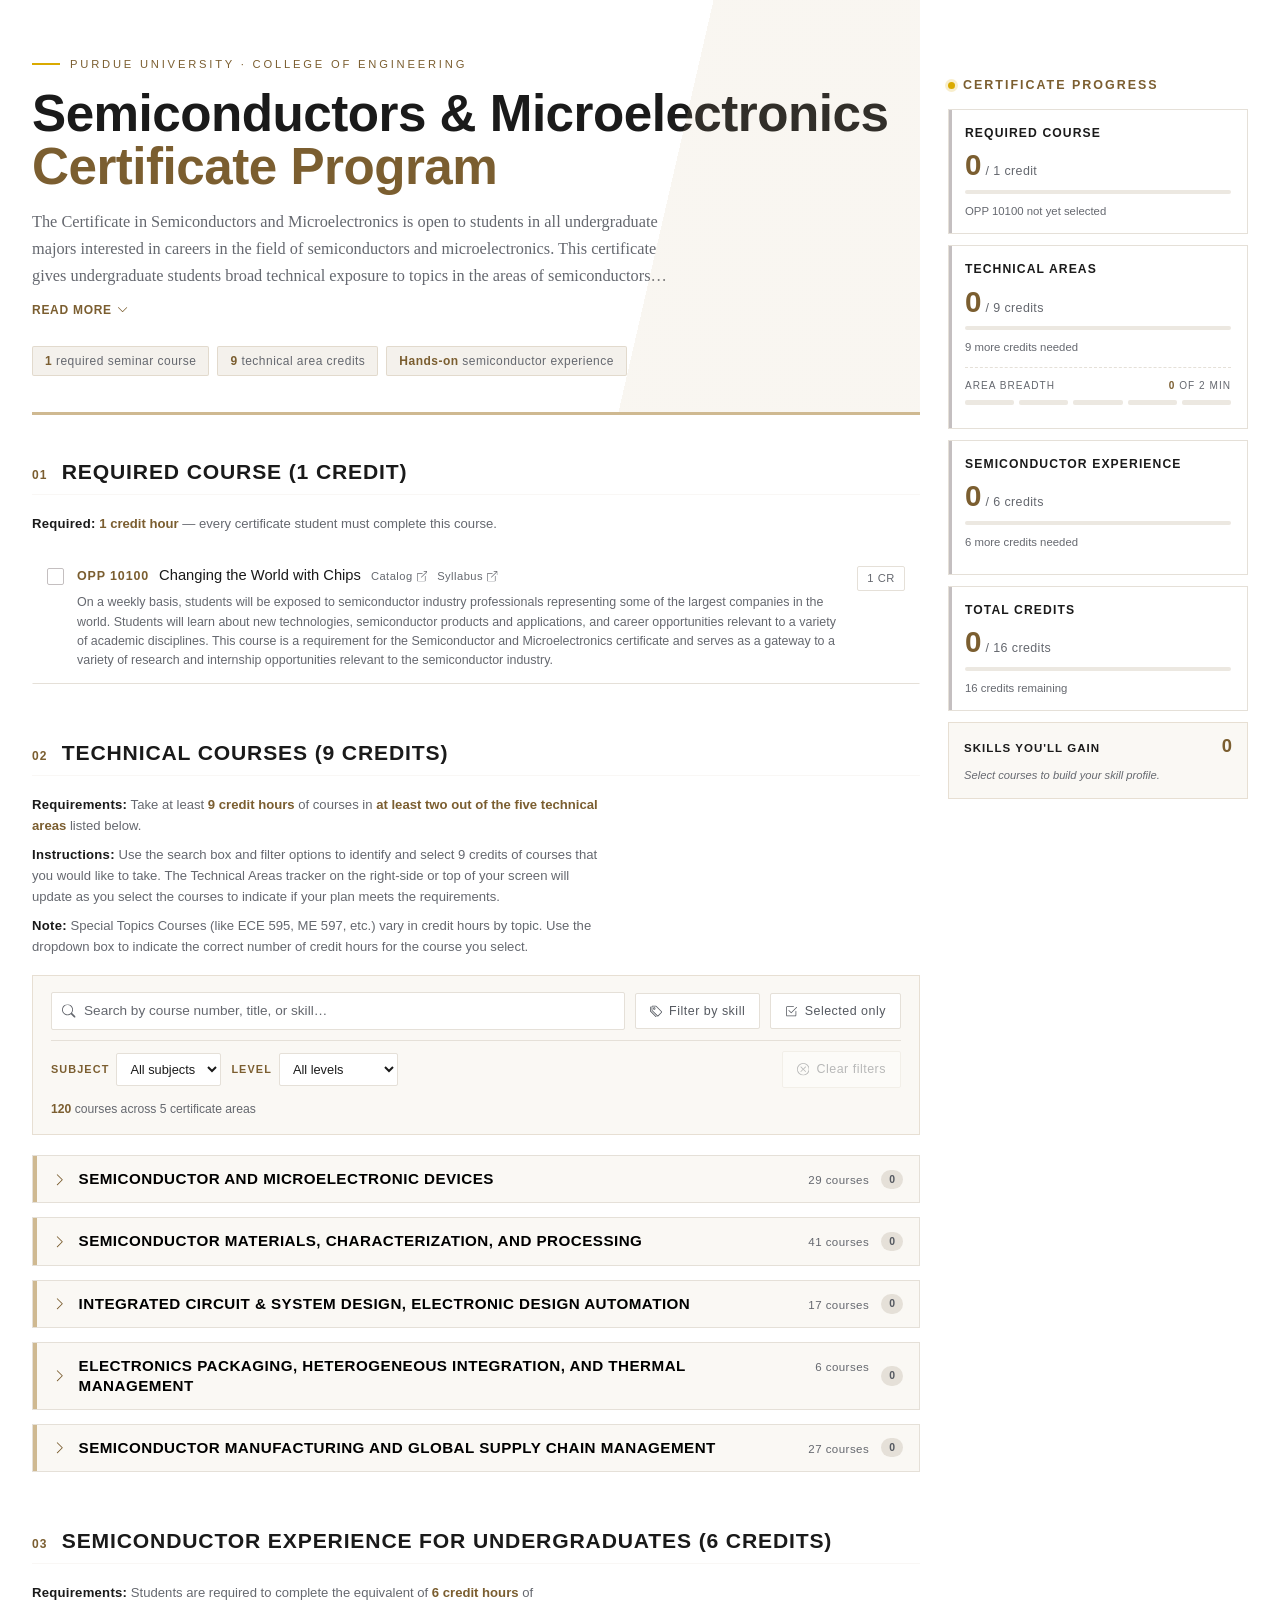
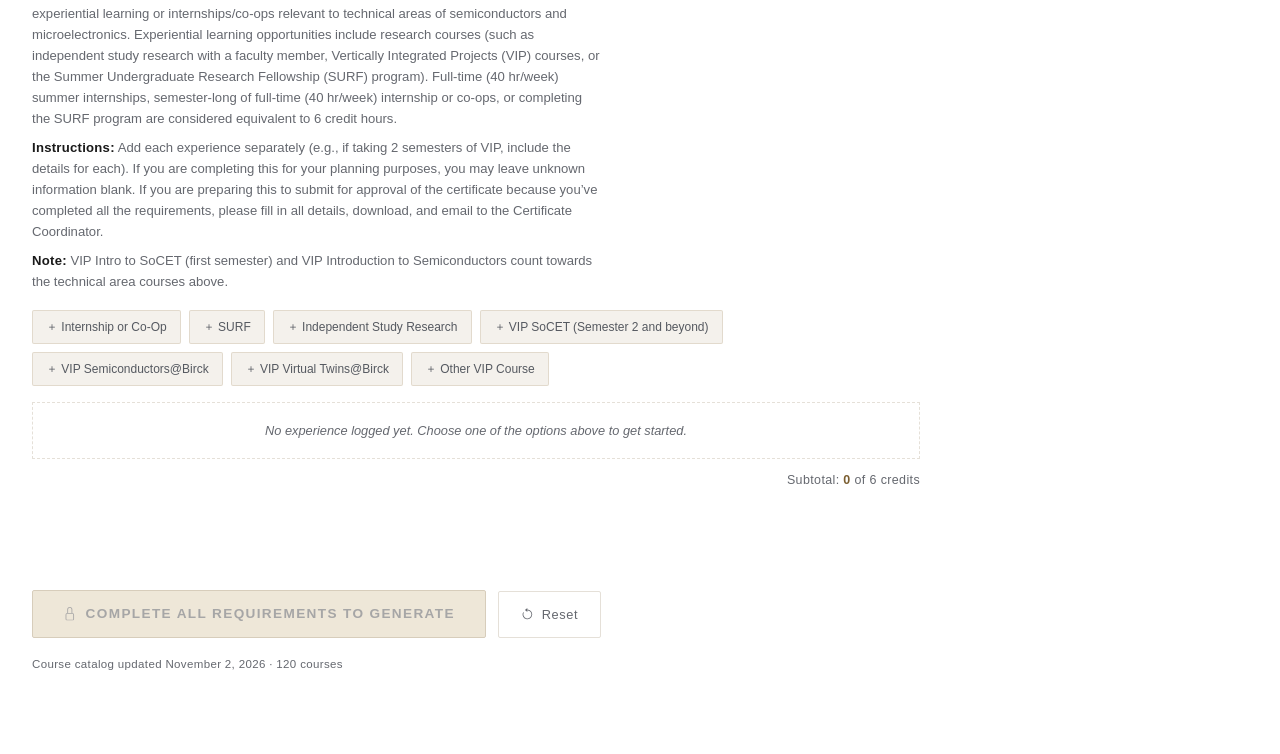
<file: index.html>
<!DOCTYPE html>
<html lang="en">
<head>
  <meta charset="UTF-8" />
  <meta name="viewport" content="width=device-width, initial-scale=1.0" />
  <title>Semiconductors and Microelectronics Certificate — Purdue University</title>

  <!--
    FONTS: Acumin Pro, Acumin Pro Condensed, and Source Serif Pro are Purdue-licensed.
    The Wrap09 host page already loads them — Acumin via Purdue's Adobe Fonts kit
    (use.typekit.net/hrz3oev.css) and Source Serif Pro from Google Fonts — so nothing
    needs adding there. Typekit registers Acumin lowercase and hyphenated
    (acumin-pro, acumin-pro-condensed); the font stacks below list those names first
    and the desktop names second. Franklin Gothic Medium and Georgia remain as
    fallbacks for a standalone page with no kit loaded.
  -->

  <style>    /* Served on its own, nothing else zeroes the user-agent's body margin. Set
       from JS rather than by matching `body`, so that inside the host template —
       where body carries the site header, nav and footer — this never applies and
       body stays entirely the host's. */
    body.sc-standalone { margin: 0; }

    /* Sized in em so the font-size rules written for the old icon font still apply.
       The glyph metrics of Bootstrap Icons are reproduced here: a 1em box on the
       text baseline, shifted down an eighth of an em. */
    #sc-app .sc-icon {
      display: inline-block; width: 1em; height: 1em;
      fill: currentColor; vertical-align: -0.125em; flex-shrink: 0;
    }
    #sc-app .sc-sprite { position: absolute; width: 0; height: 0; overflow: hidden; }

    /* An inline-level flex container takes its baseline from its first item. That
       item used to be a text glyph; it is now a replaced <svg>, whose baseline is
       its bottom edge, which drops the button in its line box and leaves a couple
       of pixels of descender under every row that has one. Aligning on the middle
       of the line takes the icon out of that calculation. vertical-align is inert
       on anything not inline-level, so this is safe to apply broadly — it also
       covers any icon button added later. */
    #sc-app :has(> .sc-icon) { vertical-align: middle; }

    /* ─── Defensive baseline ──────────────────────────────────────────────
       The app is embedded in a page whose theme styles bare element selectors
       (h1, p, ul, a, table, button…). Those rules reach inside this component
       and restyle text the app never declares a value for — the app cannot
       out-specify a property it never sets.

       So the properties a theme most commonly sets are re-asserted here, at
       `#sc-app` specificity, which outranks any realistic host selector. They
       are set to `inherit` rather than to fixed values: a fixed value would
       block the app's own inheritance, so `.overline { text-transform: uppercase }`
       would stop reaching the spans inside it.

       `i` and the form controls are deliberately absent — they rely on
       user-agent defaults the reboot below restates explicitly. */
    #sc-app :is(h1, h2, h3, h4, h5, h6, p, ul, ol, li, dl, dt, dd, blockquote,
                figure, figcaption, table, thead, tbody, tr, th, td, caption,
                a, span, div, label, strong, em, small, code, hr) {
      font-family: inherit; font-size: inherit; font-weight: inherit;
      font-style: inherit; font-variant: inherit; line-height: inherit;
      letter-spacing: inherit; word-spacing: inherit; text-transform: inherit;
      text-indent: inherit; text-align: inherit; color: inherit;
      text-shadow: none; float: none; clear: none; outline: 0;
    }
    /* Form controls: the host may give them a border, padding or a font of its
       own, so state the neutral starting point the app's own rules build on. */
    #sc-app :is(button, input, select, textarea) {
      text-shadow: none; float: none; letter-spacing: inherit; text-transform: none;
    }
    #sc-app input[type="checkbox"] { padding: 0; }

    /* ─── Purdue Brand Tokens ────────────────────────────────── */
    #sc-app {
      --pu-gold:         #CFB991;
      --pu-aged:         #8E6F3E;
      --pu-aged-deep:    #7B5E30;   /* darkened Aged for small text on white */
      --pu-rush:         #DAAA00;
      --pu-field:        #DDB945;
      --pu-dust:         #EBD99F;
      --pu-black:        #000000;
      --pu-white:        #FFFFFF;
      --pu-steel:        #555960;
      --pu-cool-gray:    #6F727B;
      --pu-railway-gray: #9D9795;
      --pu-steam:        #C4BFC0;

      /* Typekit's family names come first — the host page loads Purdue's Adobe Fonts
         kit, which registers them lowercase and hyphenated. The title-case names are
         the locally installed desktop fonts, which only some machines have. Listing
         the Typekit name second would leave the app in Franklin Gothic for every
         visitor without Acumin installed, beside a host page using Acumin. This is
         the same order Wrap09 uses. */
      --pu-font-sans:     acumin-pro, 'Acumin Pro', 'Franklin Gothic Medium', Arial, sans-serif;
      --pu-font-sans-cd:  acumin-pro-condensed, 'Acumin Pro Condensed', 'Franklin Gothic Medium', Arial, sans-serif;
      --pu-font-serif:    'Source Serif Pro', Georgia, serif;

      /* Surfaces */
      --bg-page:     #FFFFFF;
      --bg-tint:     #F4F1EC;
      --bg-warm:     #FAF8F4;
      --bg-panel:    #FFFFFF;
      --border-soft: rgba(142,111,62,0.18);
      --border-rule: #E5E0D8;

      --text-primary: #1A1A1A;
      --text-muted:   #65686F;

      --gold-glow: rgba(207,185,145,0.45);
      /* Focus ring. The gold glow alone is 1.31:1 on white — far under the 3:1
         WCAG 1.4.11 needs — so the visible ring is Aged gold (4.67:1) with the
         glow kept outside it for the brand look. Change both rings together. */
      --focus-ring: 0 0 0 2px var(--pu-aged), 0 0 0 5px var(--gold-glow);

      --status-green:      #27AE60;
      --status-green-text: #1E7E34;
      --status-red:        #C0392B;

      --tracker-width: 300px;
    }
    /* ── Reboot ───────────────────────────────────────────────────────────
       Replaces the handful of normalisations this app actually used from
       Bootstrap's reboot, which is no longer loaded. Verified equivalent:
       computed styles across all 2,188 rendered elements are identical to
       the Bootstrap build, and the document height is unchanged.

       Everything here is deliberately scoped to the elements the app owns
       plus `body`. If the app is ever embedded in a themed host page, the
       `body` rule is the one line to re-point at the app's own wrapper. */
    #sc-app { margin: 0; line-height: 1.5; -webkit-text-size-adjust: 100%; }
    #sc-app h1, #sc-app h2, #sc-app h3, #sc-app h4, #sc-app h5, #sc-app h6 { margin-top: 0; margin-bottom: 0.5rem; font-weight: 500; line-height: 1.2; }
    #sc-app p { margin-top: 0; margin-bottom: 1rem; }
    #sc-app ul, #sc-app ol { margin-top: 0; margin-bottom: 1rem; padding-left: 2rem; }
    #sc-app hr { margin: 1rem 0; border: 0; border-top: 1px solid; color: inherit; opacity: 0.25; }
    #sc-app table { border-collapse: collapse; caption-side: bottom; }
    #sc-app tbody, #sc-app td, #sc-app tfoot, #sc-app th, #sc-app thead, #sc-app tr { border-color: inherit; border-style: solid; border-width: 0; }
    #sc-app th { text-align: inherit; }
    #sc-app button, #sc-app input, #sc-app optgroup, #sc-app select, #sc-app textarea { margin: 0; font-family: inherit; font-size: inherit; line-height: inherit; }
    #sc-app button, #sc-app select { text-transform: none; }
    #sc-app button, #sc-app [type="button"], #sc-app [type="submit"] { -webkit-appearance: button; }
    #sc-app button:not(:disabled), #sc-app [type="button"]:not(:disabled) { cursor: pointer; }
    #sc-app :disabled { cursor: default; }
    #sc-app img, #sc-app svg { vertical-align: middle; }
    #sc-app *, #sc-app *::before, #sc-app *::after { box-sizing: border-box; }
    #sc-app {
      background: var(--bg-page);
      color: var(--text-primary);
      font-family: var(--pu-font-sans);
      font-weight: 400;
    }
    /* ─── Layout ─────────────────────────────────────────────── */
    /* Grid rather than flex so the tracker can sit beside the content on wide
       screens but between the course sections and the action buttons on narrow
       ones — the three blocks are placed independently at each width. */
    #sc-app .app-outer {
      display: grid;
      grid-template-columns: minmax(0, 1fr) var(--tracker-width);
      column-gap: 28px;
      max-width: 1380px;
      margin: 0 auto;
      padding: 0 32px 80px;
    }
    #sc-app .page-wrapper { grid-column: 1; grid-row: 1; min-width: 0; position: relative; z-index: 1; }
    /* Spans both rows so the sticky tracker has the full content height to travel */
    #sc-app .tracker-column { grid-column: 2; grid-row: 1 / span 2; }
    #sc-app .action-block { grid-column: 1; grid-row: 2; min-width: 0; }
    /* ─── Header ─────────────────────────────────────────────── */
    #sc-app .page-header {
      padding: 56px 0 36px;
      margin-bottom: 44px;
      position: relative;
      overflow: hidden;
      border-bottom: 3px solid var(--pu-gold);
    }
    #sc-app .page-header::after {
      content: '';
      position: absolute;
      top: 0; right: -60px;
      width: 55%; height: 100%;
      background: linear-gradient(103deg, transparent 38%, rgba(207,185,145,0.13) 38%);
      pointer-events: none;
    }
    #sc-app .overline {
      font-size: 0.7rem;
      letter-spacing: 0.25em;
      text-transform: uppercase;
      color: var(--pu-aged-deep);
      margin-bottom: 14px;
      display: flex; align-items: center; gap: 10px;
    }
    #sc-app .overline::before {
      content: ''; display: inline-block;
      width: 28px; height: 2px; background: var(--pu-rush);
    }
    #sc-app .page-title {
      font-family: var(--pu-font-sans-cd);
      font-size: clamp(2.1rem, 4vw, 3.5rem);
      font-weight: 700;
      line-height: 1.04;
      letter-spacing: -0.01em;
      margin-bottom: 16px;
    }
    #sc-app .page-title span { color: var(--pu-aged-deep); }
    #sc-app .page-subtitle {
      font-family: var(--pu-font-serif);
      font-size: 1.02rem;
      color: var(--text-muted);
      max-width: 640px;
      line-height: 1.65;
      margin-bottom: 0;
    }
    /* Three rendered lines, whatever the width — the box model does the counting
       so the cut stays correct as the measure changes. */
    #sc-app .page-subtitle.is-clamped {
      display: -webkit-box;
      -webkit-box-orient: vertical;
      -webkit-line-clamp: 3;
      line-clamp: 3;
      overflow: hidden;
    }
    #sc-app .subtitle-toggle {
      display: inline-flex;
      align-items: center;
      gap: 5px;
      margin-top: 8px;
      padding: 3px 0;
      background: none;
      border: none;
      font-family: var(--pu-font-sans);
      font-size: 0.75rem;
      letter-spacing: 0.06em;
      text-transform: uppercase;
      font-weight: 600;
      color: var(--pu-aged-deep);
      cursor: pointer;
      transition: color 0.14s ease;
    }
    #sc-app .subtitle-toggle[hidden] { display: none; }
    #sc-app .subtitle-toggle .sc-icon { font-size: 0.7rem; transition: transform 0.18s ease; }
    #sc-app .subtitle-toggle[aria-expanded="true"] .sc-icon { transform: rotate(180deg); }
    #sc-app .subtitle-toggle:hover { color: var(--pu-black); }
    #sc-app .subtitle-toggle:focus-visible { outline: none; box-shadow: var(--focus-ring); border-radius: 2px; }
    #sc-app .requirement-pills { display: flex; flex-wrap: wrap; gap: 8px; margin-top: 24px; }
    #sc-app .req-pill {
      font-size: 0.75rem;
      letter-spacing: 0.04em;
      padding: 5px 12px;
      border: 1px solid var(--border-soft);
      border-radius: 2px;
      color: var(--text-muted);
      background: var(--bg-tint);
    }
    #sc-app .req-pill strong { color: var(--pu-aged-deep); font-weight: 600; }
    /* ─── Section scaffolding ────────────────────────────────── */
    #sc-app .course-section { margin-bottom: 56px; scroll-margin-top: 20px; }
    #sc-app .section-header { display: flex; align-items: baseline; gap: 14px; margin-bottom: 6px; flex-wrap: wrap; }
    #sc-app .section-index { font-size: 0.75rem; color: var(--pu-aged-deep); letter-spacing: 0.1em; font-weight: 600; }
    #sc-app .section-title {
      font-family: var(--pu-font-sans-cd);
      font-size: 1.32rem;
      font-weight: 600;
      letter-spacing: 0.04em;
      text-transform: uppercase;
      margin: 0;
    }
    /* Off-screen but still announced; not display:none, which removes it from the
       accessibility tree entirely. */
    #sc-app .vis-hidden {
      position: absolute; width: 1px; height: 1px; margin: -1px; padding: 0;
      overflow: hidden; clip: rect(0 0 0 0); clip-path: inset(50%); white-space: nowrap; border: 0;
    }
    #sc-app .section-rule { border: none; border-top: 1px solid var(--border-rule); margin: 10px 0 18px; }
    #sc-app .note-box {
      background: var(--bg-warm);
      border-left: 3px solid var(--pu-gold);
      padding: 12px 16px;
      font-size: 0.82rem;
      color: var(--text-muted);
      line-height: 1.6;
      margin-bottom: 20px;
    }
    #sc-app .note-box strong { color: var(--pu-aged-deep); font-weight: 600; }
    /* ─── Course row ─────────────────────────────────────────── */
    #sc-app .course-row {
      display: flex;
      align-items: flex-start;
      gap: 13px;
      padding: 12px 14px;
      border: 1px solid transparent;
      border-bottom: 1px solid var(--border-rule);
      transition: background 0.14s ease, border-color 0.14s ease;
    }
    #sc-app .course-row:hover { background: var(--bg-tint); border-color: var(--border-soft); }
    #sc-app .course-row.selected { background: #FBF8F2; border-color: rgba(142,111,62,0.35); }
    #sc-app .course-check {
      appearance: none;
      flex-shrink: 0;
      width: 17px; height: 17px;
      margin-top: 3px;
      border: 1.5px solid var(--pu-steam);
      border-radius: 2px;
      background: var(--pu-white);
      cursor: pointer;
      position: relative;
      transition: all 0.14s ease;
    }
    #sc-app .course-check:hover { border-color: var(--pu-aged); }
    #sc-app .course-check:checked { background: var(--pu-aged); border-color: var(--pu-aged); }
    #sc-app .course-check:checked::after {
      content: '';
      position: absolute;
      left: 5px; top: 1px;
      width: 4px; height: 9px;
      border: solid var(--pu-white);
      border-width: 0 2px 2px 0;
      transform: rotate(45deg);
    }
    #sc-app .course-check:focus-visible { outline: none; box-shadow: var(--focus-ring); }
    #sc-app .course-body { flex: 1; min-width: 0; }
    #sc-app .course-line1 { display: flex; align-items: baseline; gap: 10px; flex-wrap: wrap; }
    #sc-app .course-code {
      font-family: var(--pu-font-sans-cd);
      font-size: 0.78rem;
      font-weight: 700;
      letter-spacing: 0.07em;
      color: var(--pu-aged-deep);
      white-space: nowrap;
    }
    #sc-app .course-name { font-size: 0.92rem; line-height: 1.4; color: var(--text-primary); }
    #sc-app .course-row.selected .course-name { font-weight: 500; }
    /* Catalog deep link — quiet until hovered so it doesn't compete with the title */
    #sc-app .catalog-link {
      display: inline-flex;
      align-items: center;
      gap: 4px;
      flex-shrink: 0;
      font-size: 0.7rem;
      letter-spacing: 0.04em;
      color: var(--text-muted);
      text-decoration: none;
      border-bottom: 1px solid transparent;
      white-space: nowrap;
      transition: color 0.14s ease, border-color 0.14s ease;
    }
    #sc-app .catalog-link .sc-icon { font-size: 0.66rem; }
    #sc-app .catalog-link:hover, #sc-app .catalog-link:focus-visible {
      color: var(--pu-aged-deep);
      border-bottom-color: var(--pu-aged);
    }
    #sc-app .catalog-link:focus-visible { outline: none; box-shadow: var(--focus-ring); border-radius: 2px; }
    #sc-app .course-row:hover .catalog-link { color: var(--pu-aged-deep); }
    @media print {
      #sc-app .catalog-link { display: none; }
    }
    #sc-app .course-credits-badge {
      flex-shrink: 0;
      align-self: flex-start;
      margin-top: 1px;
      font-size: 0.7rem;
      letter-spacing: 0.05em;
      padding: 3px 9px;
      border: 1px solid var(--border-rule);
      border-radius: 2px;
      color: var(--text-muted);
      background: var(--pu-white);
      white-space: nowrap;
    }
    #sc-app .course-row.selected .course-credits-badge { border-color: var(--pu-aged); color: var(--pu-aged-deep); }
    #sc-app .credit-picker {
      flex-shrink: 0;
      align-self: flex-start;
      font-family: var(--pu-font-sans);
      font-size: 0.7rem;
      padding: 2px 4px 2px 7px;
      border: 1px dashed var(--pu-aged);
      border-radius: 2px;
      color: var(--pu-aged-deep);
      background: var(--pu-white);
      cursor: pointer;
    }
    #sc-app .credit-picker:focus { outline: none; box-shadow: var(--focus-ring); }
    #sc-app .course-row.selected .credit-picker { border-style: solid; background: var(--bg-warm); }
    /* Variable-credit course still sitting at 0 */
    #sc-app .credit-picker.unset { color: var(--pu-steel); }
    #sc-app .credit-picker.needed {
      border-color: var(--pu-rush);
      border-style: solid;
      background: #FFF9E3;
      color: #6B5200;
      font-weight: 600;
      animation: credit-nudge 1.6s ease-in-out 3;
    }
    @keyframes credit-nudge {
      0%, 100% { box-shadow: 0 0 0 0 rgba(218,170,0,0); }
      50%      { box-shadow: 0 0 0 4px rgba(218,170,0,0.28); }
    }
    @media (prefers-reduced-motion: reduce) {
      #sc-app .credit-picker.needed { animation: none; }
    }
    #sc-app .credit-hint {
      display: flex; align-items: center; gap: 3px;
      margin-top: 6px;
      font-size: 0.71rem;
      color: #6B5200;
      font-weight: 500;
    }
    #sc-app .credit-hint .sc-icon { font-size: 1rem; color: var(--pu-rush); }
    /* ─── Skill chips ────────────────────────────────────────── */
    #sc-app .skill-strip { display: flex; flex-wrap: wrap; gap: 5px; margin-top: 7px; align-items: center; }
    #sc-app .skill-chip {
      font-size: 0.66rem;
      letter-spacing: 0.02em;
      line-height: 1.5;
      padding: 2px 8px;
      border-radius: 10px;
      background: var(--bg-tint);
      border: 1px solid rgba(142,111,62,0.14);
      color: var(--pu-steel);
      white-space: nowrap;
      max-width: 100%;
      overflow: hidden;
      text-overflow: ellipsis;
    }
    #sc-app .skill-chip.match {
      background: var(--pu-dust);
      border-color: var(--pu-aged);
      color: #4A3A1E;
      font-weight: 600;
    }
    #sc-app .skill-more {
      font-size: 0.66rem;
      color: var(--pu-aged-deep);
      background: none;
      border: none;
      padding: 2px 4px;
      cursor: pointer;
      text-decoration: underline;
      text-underline-offset: 2px;
    }
    #sc-app .skill-more:hover { color: var(--pu-black); }
    #sc-app .skill-none { font-size: 0.66rem; color: var(--text-muted); font-style: italic; }
    #sc-app .course-desc { font-size: 0.78rem; color: var(--text-muted); line-height: 1.55; margin-top: 7px; }
    /* ─── Course detail disclosure ───────────────────────────── */
    #sc-app .details-toggle {
      display: inline-flex;
      align-items: center;
      gap: 5px;
      margin-top: 8px;
      padding: 3px 0;
      background: none;
      border: none;
      font-family: var(--pu-font-sans);
      font-size: 0.71rem;
      letter-spacing: 0.06em;
      text-transform: uppercase;
      font-weight: 600;
      color: var(--pu-aged-deep);
      cursor: pointer;
      transition: color 0.14s ease;
    }
    #sc-app .details-toggle .sc-icon { font-size: 0.7rem; transition: transform 0.18s ease; }
    #sc-app .details-toggle[aria-expanded="true"] .sc-icon { transform: rotate(90deg); }
    #sc-app .details-toggle:hover { color: var(--pu-black); }
    #sc-app .details-toggle:focus-visible { outline: none; box-shadow: var(--focus-ring); border-radius: 2px; }
    #sc-app .detail-panel {
      margin-top: 8px;
      padding: 12px 14px;
      background: var(--bg-warm);
      border-left: 2px solid var(--pu-gold);
      max-width: 72ch;
    }
    #sc-app .detail-part + .detail-part { margin-top: 11px; padding-top: 11px; border-top: 1px solid var(--border-rule); }
    #sc-app .detail-label {
      display: block;
      font-size: 0.63rem;
      letter-spacing: 0.12em;
      text-transform: uppercase;
      font-weight: 600;
      color: var(--pu-aged-deep);
      margin-bottom: 4px;
    }
    #sc-app .detail-part p {
      margin: 0;
      font-size: 0.82rem;
      line-height: 1.6;
      color: var(--text-muted);
    }
    #sc-app .detail-part.is-desc p { color: var(--text-primary); }
    #sc-app .detail-part.is-notes p { color: #6B5200; }
    @media print {
      #sc-app .details-toggle, #sc-app .detail-panel { display: none; }
    }
    #sc-app .xlist-flag {
      display: none;
      margin-top: 6px;
      font-size: 0.7rem;
      color: var(--status-red);
      align-items: center;
      gap: 5px;
    }
    #sc-app .xlist-flag.visible { display: flex; }
    /* ─── Area groups ────────────────────────────────────────── */
    #sc-app .area-group { border: 1px solid var(--border-rule); margin-bottom: 14px; background: var(--bg-panel); }
    #sc-app .area-head {
      display: flex;
      align-items: center;
      gap: 12px;
      width: 100%;
      padding: 13px 16px;
      background: var(--bg-warm);
      border: none;
      border-left: 4px solid var(--pu-gold);
      text-align: left;
      cursor: pointer;
      transition: background 0.14s ease;
    }
    #sc-app .area-head:hover { background: var(--bg-tint); }
    #sc-app .area-head:focus-visible { outline: 2px solid var(--pu-aged); outline-offset: -2px; }
    #sc-app .area-group.has-selected .area-head { border-left-color: var(--pu-aged); background: #FBF8F2; }
    #sc-app .area-caret { font-size: 0.85rem; color: var(--pu-aged-deep); transition: transform 0.18s ease; flex-shrink: 0; }
    #sc-app .area-group.collapsed .area-caret { transform: rotate(-90deg); }
    #sc-app .area-group.collapsed .area-body { display: none; }
    /* Name and tally travel together so they can stack on narrow screens */
    #sc-app .area-head-text {
      flex: 1;
      min-width: 0;
      display: flex;
      align-items: baseline;
      gap: 12px;
    }
    #sc-app .area-name {
      flex: 1;
      font-family: var(--pu-font-sans-cd);
      font-size: 0.95rem;
      font-weight: 600;
      letter-spacing: 0.03em;
      text-transform: uppercase;
      line-height: 1.3;
    }
    #sc-app .area-tally {
      font-size: 0.72rem;
      color: var(--text-muted);
      white-space: nowrap;
      letter-spacing: 0.04em;
    }
    #sc-app .area-tally b { color: var(--pu-aged-deep); font-weight: 700; }
    #sc-app .area-count-badge {
      font-size: 0.65rem;
      padding: 2px 8px;
      border-radius: 10px;
      background: var(--pu-aged);
      color: var(--pu-white);
      font-weight: 600;
      white-space: nowrap;
    }
    #sc-app .area-count-badge.zero { background: var(--border-rule); color: var(--pu-steel); }
    #sc-app .area-body { padding: 4px 6px 6px; }
    #sc-app .area-body .course-row:last-child { border-bottom: none; }
    #sc-app .area-empty { padding: 18px 16px; font-size: 0.8rem; color: var(--text-muted); font-style: italic; }
    /* ─── Filter bar ─────────────────────────────────────────── */
    #sc-app .filter-bar {
      background: var(--bg-warm);
      border: 1px solid var(--border-soft);
      padding: 16px 18px;
      margin-bottom: 20px;
    }
    #sc-app .filter-row { display: flex; gap: 10px; flex-wrap: wrap; align-items: center; }
    #sc-app .filter-row-secondary {
      margin-top: 10px;
      padding-top: 10px;
      border-top: 1px solid var(--border-rule);
    }
    /* Subject / level dropdowns */
    #sc-app .filter-select { display: inline-flex; align-items: center; gap: 7px; }
    #sc-app .filter-select > span {
      font-size: 0.68rem;
      letter-spacing: 0.1em;
      text-transform: uppercase;
      font-weight: 600;
      color: var(--pu-aged-deep);
      white-space: nowrap;
    }
    #sc-app .filter-select select {
      font-family: var(--pu-font-sans);
      font-size: 0.8rem;
      padding: 7px 9px;
      border: 1px solid var(--border-rule);
      border-radius: 2px;
      background: var(--pu-white);
      color: var(--text-primary);
      cursor: pointer;
      max-width: 15rem;
    }
    #sc-app .filter-select select:focus { outline: none; border-color: var(--pu-aged); box-shadow: var(--focus-ring); }
    #sc-app .filter-select select.on { border-color: var(--pu-aged); background: var(--pu-dust); font-weight: 600; }
    #sc-app .btn-filter-clear { margin-left: auto; }
    #sc-app .btn-filter-clear:disabled { opacity: 0.4; cursor: not-allowed; }
    #sc-app .btn-filter-clear:not(:disabled):hover { border-color: var(--status-red); color: var(--status-red); }
    /* Requirements / instructions / note block */
    #sc-app .section-notes { margin-bottom: 18px; }
    #sc-app .section-notes p {
      margin: 0 0 8px;
      font-size: 0.82rem;
      line-height: 1.6;
      color: var(--text-muted);
      max-width: 78ch;
    }
    #sc-app .section-notes p:last-child { margin-bottom: 0; }
    #sc-app .section-notes .note-lead {
      font-weight: 600;
      color: var(--text-primary);
      letter-spacing: 0.02em;
    }
    #sc-app .section-notes .target { color: var(--pu-aged-deep); font-weight: 600; }
    #sc-app .filter-search { flex: 1; min-width: 220px; position: relative; }
    #sc-app .filter-search .sc-icon {
      position: absolute; left: 11px; top: 50%; transform: translateY(-50%);
      color: var(--text-muted); font-size: 0.85rem; pointer-events: none;
    }
    #sc-app .filter-search input {
      width: 100%;
      font-family: var(--pu-font-sans);
      font-size: 0.85rem;
      padding: 8px 12px 8px 32px;
      border: 1px solid var(--border-rule);
      border-radius: 2px;
      background: var(--pu-white);
      color: var(--text-primary);
    }
    #sc-app .filter-search input:focus { outline: none; border-color: var(--pu-aged); box-shadow: var(--focus-ring); }
    #sc-app .filter-search input::placeholder { color: var(--text-muted); }
    #sc-app .btn-filter {
      font-family: var(--pu-font-sans);
      font-size: 0.78rem;
      letter-spacing: 0.04em;
      padding: 8px 14px;
      border: 1px solid var(--border-rule);
      border-radius: 2px;
      background: var(--pu-white);
      color: var(--pu-steel);
      cursor: pointer;
      white-space: nowrap;
      display: inline-flex;
      align-items: center;
      gap: 7px;
      transition: all 0.14s ease;
    }
    #sc-app .btn-filter:hover { border-color: var(--pu-aged); color: var(--pu-black); }
    #sc-app .btn-filter.active { border-color: var(--pu-aged); background: var(--pu-dust); color: #4A3A1E; font-weight: 600; }
    #sc-app .btn-filter .cnt {
      font-size: 0.65rem;
      background: var(--pu-aged);
      color: var(--pu-white);
      border-radius: 9px;
      padding: 1px 6px;
      font-weight: 700;
    }
    #sc-app .skill-panel {
      display: none;
      margin-top: 14px;
      padding-top: 14px;
      border-top: 1px solid var(--border-rule);
    }
    #sc-app .skill-panel.open { display: block; }
    #sc-app .skill-panel-head {
      display: flex; align-items: baseline; justify-content: space-between;
      gap: 12px; margin-bottom: 10px; flex-wrap: wrap;
    }
    #sc-app .skill-panel-label {
      font-size: 0.7rem; letter-spacing: 0.12em; text-transform: uppercase;
      color: var(--pu-aged-deep); font-weight: 600;
    }
    #sc-app .skill-mode { display: flex; gap: 0; border: 1px solid var(--border-rule); border-radius: 2px; overflow: hidden; }
    #sc-app .skill-mode button {
      font-size: 0.68rem; padding: 4px 10px; border: none;
      background: var(--pu-white); color: var(--text-muted); cursor: pointer;
      letter-spacing: 0.04em;
    }
    #sc-app .skill-mode button.on { background: var(--pu-aged); color: var(--pu-white); font-weight: 600; }
    #sc-app .skill-cloud { display: flex; flex-wrap: wrap; gap: 6px; max-height: 190px; overflow-y: auto; padding-right: 4px; }
    #sc-app .skill-toggle {
      font-size: 0.7rem;
      padding: 4px 10px;
      border-radius: 12px;
      border: 1px solid var(--border-rule);
      background: var(--pu-white);
      color: var(--pu-steel);
      cursor: pointer;
      transition: all 0.12s ease;
      display: inline-flex; align-items: center; gap: 6px;
    }
    #sc-app .skill-toggle:hover { border-color: var(--pu-aged); }
    #sc-app .skill-toggle.on { background: var(--pu-aged); border-color: var(--pu-aged); color: var(--pu-white); font-weight: 600; }
    #sc-app .skill-toggle .n { font-size: 0.62rem; opacity: 0.65; }
    #sc-app .skill-toggle.on .n { opacity: 0.85; }
    #sc-app .filter-summary {
      margin-top: 12px;
      font-size: 0.76rem;
      color: var(--text-muted);
      display: flex; align-items: center; gap: 12px; flex-wrap: wrap;
    }
    #sc-app .filter-summary b { color: var(--pu-aged-deep); }
    #sc-app .no-results { padding: 32px 16px; text-align: center; color: var(--text-muted); font-size: 0.85rem; }
    /* ─── Experience section ─────────────────────────────────── */
    #sc-app .exp-entry {
      display: flex; align-items: center; gap: 10px;
      padding: 10px 12px;
      border: 1px solid var(--border-rule);
      background: var(--pu-white);
      margin-bottom: 8px;
    }
    #sc-app .exp-entry input[type="text"] {
      flex: 1; min-width: 0;
      font-family: var(--pu-font-sans);
      font-size: 0.88rem;
      padding: 6px 10px;
      border: 1px solid transparent;
      border-bottom: 1px solid var(--border-rule);
      background: transparent;
      color: var(--text-primary);
    }
    #sc-app .exp-entry input[type="text"]::placeholder { color: var(--text-muted); font-style: italic; }
    #sc-app .exp-entry input[type="text"]:focus { outline: none; border-bottom-color: var(--pu-aged); box-shadow: var(--focus-ring); }
    #sc-app .exp-entry select {
      flex-shrink: 0;
      font-family: var(--pu-font-sans);
      font-size: 0.78rem;
      padding: 6px 8px;
      border: 1px solid var(--border-rule);
      border-radius: 2px;
      background: var(--pu-white);
      color: var(--pu-steel);
      cursor: pointer;
    }
    #sc-app .exp-entry select:focus { outline: none; border-color: var(--pu-aged); box-shadow: var(--focus-ring); }
    #sc-app .btn-remove-exp {
      flex-shrink: 0;
      width: 28px; height: 28px;
      display: flex; align-items: center; justify-content: center;
      border: 1px solid var(--border-rule);
      border-radius: 2px;
      background: var(--pu-white);
      color: var(--text-muted);
      cursor: pointer;
      transition: all 0.14s ease;
    }
    #sc-app .btn-remove-exp:hover { color: var(--status-red); border-color: var(--status-red); }
    /* ─── Experience cards ───────────────────────────────────── */
    #sc-app .exp-card {
      border: 1px solid var(--border-rule);
      border-left: 3px solid var(--pu-gold);
      background: var(--pu-white);
      margin-bottom: 10px;
    }
    #sc-app .exp-card-head {
      display: flex;
      align-items: center;
      gap: 12px;
      padding: 10px 12px;
      background: var(--bg-warm);
      border-bottom: 1px solid var(--border-rule);
    }
    #sc-app .exp-card-type {
      flex: 1;
      min-width: 0;
      font-family: var(--pu-font-sans-cd);
      font-size: 0.88rem;
      font-weight: 600;
      letter-spacing: 0.03em;
      text-transform: uppercase;
      line-height: 1.3;
      color: var(--text-primary);
    }
    #sc-app .exp-card-credits { display: inline-flex; align-items: center; gap: 6px; flex-shrink: 0; }
    #sc-app .exp-card-credits label {
      font-size: 0.66rem;
      letter-spacing: 0.1em;
      text-transform: uppercase;
      font-weight: 600;
      color: var(--pu-aged-deep);
    }
    #sc-app .exp-card-credits select {
      font-family: var(--pu-font-sans);
      font-size: 0.78rem;
      padding: 4px 6px;
      border: 1px solid var(--border-rule);
      border-radius: 2px;
      background: var(--pu-white);
      color: var(--text-primary);
      cursor: pointer;
    }
    #sc-app .exp-card-credits select:focus { outline: none; border-color: var(--pu-aged); box-shadow: var(--focus-ring); }
    #sc-app .exp-fields {
      display: grid;
      /* min() lets the track shrink below its ideal width instead of overflowing.
         A bare minmax(260px, 1fr) keeps a 260px floor, which is wider than the
         column this sits in once the host page's own gutters are applied. */
      grid-template-columns: repeat(auto-fit, minmax(min(260px, 100%), 1fr));
      gap: 12px 18px;
      padding: 14px 12px;
    }
    #sc-app .exp-field { display: flex; flex-direction: column; gap: 4px; min-width: 0; }
    #sc-app .exp-field-label {
      font-size: 0.68rem;
      letter-spacing: 0.08em;
      text-transform: uppercase;
      font-weight: 600;
      color: var(--pu-aged-deep);
    }
    #sc-app .exp-field input[type="text"], #sc-app .exp-field input[type="date"], #sc-app .exp-field select {
      font-family: var(--pu-font-sans);
      font-size: 0.86rem;
      padding: 7px 9px;
      border: 1px solid var(--border-rule);
      border-radius: 2px;
      background: var(--pu-white);
      color: var(--text-primary);
      min-width: 0;
    }
    #sc-app .exp-field input::placeholder { color: var(--text-muted); font-style: italic; }
    #sc-app .exp-field input:focus, #sc-app .exp-field select:focus {
      outline: none; border-color: var(--pu-aged); box-shadow: var(--focus-ring);
    }
    /* Composite fields: VIP prefix, date ranges, term pickers */
    #sc-app .exp-inline { display: flex; align-items: center; gap: 6px; min-width: 0; }
    #sc-app .exp-inline > input[type="text"] { flex: 1; min-width: 0; }
    #sc-app .exp-inline > input[type="date"] { flex: 1; min-width: 0; }
    #sc-app .exp-inline > select { flex: 1; min-width: 0; }
    #sc-app .exp-fixed {
      font-family: var(--pu-font-sans-cd);
      font-size: 0.82rem;
      font-weight: 700;
      letter-spacing: 0.06em;
      color: var(--pu-aged-deep);
      flex-shrink: 0;
    }
    #sc-app .exp-sep { font-size: 0.76rem; color: var(--text-muted); flex-shrink: 0; }
    #sc-app .exp-note {
      margin: 0;
      padding: 0 12px 14px;
      font-size: 0.78rem;
      line-height: 1.6;
      color: var(--text-muted);
      max-width: 78ch;
    }
    #sc-app .exp-note a { color: var(--pu-aged-deep); text-decoration: underline; text-underline-offset: 2px; }
    #sc-app .exp-note a:hover { color: var(--pu-black); }
    #sc-app .exp-footer { display: flex; align-items: center; gap: 14px; margin-top: 12px; flex-wrap: wrap; }
    #sc-app .exp-subtotal { font-size: 0.78rem; color: var(--text-muted); margin-left: auto; letter-spacing: 0.03em; }
    #sc-app .exp-subtotal .val { color: var(--pu-aged-deep); font-weight: 700; }
    #sc-app .exp-preset { display: flex; gap: 8px; flex-wrap: wrap; margin-bottom: 16px; }
    #sc-app .btn-preset {
      font-size: 0.75rem;
      padding: 7px 13px;
      border: 1px solid var(--border-soft);
      border-radius: 2px;
      background: var(--bg-tint);
      color: var(--pu-steel);
      cursor: pointer;
      transition: all 0.14s ease;
    }
    #sc-app .btn-preset:hover { border-color: var(--pu-aged); color: var(--pu-black); background: var(--pu-dust); }
    /* Free-form entry — dashed to read as "write your own" next to the fixed presets */
    #sc-app .btn-preset-other {
      background: transparent;
      border-style: dashed;
      border-color: var(--pu-aged);
      color: var(--pu-aged-deep);
    }
    #sc-app .btn-preset-other:hover { border-style: solid; background: var(--bg-tint); }
    /* ─── Tracker ────────────────────────────────────────────── */
    #sc-app #sc-tracker { position: sticky; top: 20px; }
    #sc-app .tracker-header {
      display: flex; align-items: center; gap: 8px;
      font-family: var(--pu-font-sans-cd);
      font-size: 0.78rem;
      font-weight: 600;
      letter-spacing: 0.16em;
      text-transform: uppercase;
      color: var(--pu-aged-deep);
      margin-bottom: 14px;
      padding-top: 56px;
    }
    #sc-app .tracker-header .dot {
      width: 7px; height: 7px; border-radius: 50%;
      background: var(--pu-rush);
      box-shadow: 0 0 0 3px rgba(218,170,0,0.2);
    }
    #sc-app .tracker-card {
      position: relative;
      background: var(--bg-panel);
      border: 1px solid var(--border-rule);
      padding: 15px 16px 14px;
      margin-bottom: 11px;
      overflow: hidden;
      transition: border-color 0.2s ease, box-shadow 0.2s ease;
    }
    #sc-app .tracker-card::before {
      content: '';
      position: absolute; left: 0; top: 0; bottom: 0;
      width: 3px;
      background: var(--pu-steam);
      transition: background 0.25s ease;
    }
    #sc-app .tracker-card.status-yellow::before { background: var(--pu-rush); }
    #sc-app .tracker-card.status-green::before { background: var(--status-green); }
    #sc-app .tracker-card.status-green {
      border-color: rgba(39,174,96,0.35);
      box-shadow: 0 2px 8px rgba(39,174,96,0.10);
    }
    #sc-app .tracker-card-label {
      font-family: var(--pu-font-sans-cd);
      font-size: 0.76rem;
      font-weight: 600;
      letter-spacing: 0.09em;
      text-transform: uppercase;
      color: var(--text-primary);
      margin-bottom: 9px;
      padding-right: 24px;
      line-height: 1.35;
    }
    #sc-app .tracker-tally { display: flex; align-items: baseline; gap: 4px; margin-bottom: 9px; }
    #sc-app .tally-current {
      font-family: var(--pu-font-sans-cd);
      font-size: 1.85rem;
      font-weight: 700;
      line-height: 1;
      color: var(--pu-aged-deep);
    }
    #sc-app .tracker-card.status-green .tally-current { color: var(--status-green-text); }
    #sc-app .tally-sep, #sc-app .tally-target { font-size: 0.78rem; color: var(--text-muted); letter-spacing: 0.03em; }
    #sc-app .tracker-progress {
      height: 4px;
      background: #ECE8E1;
      border-radius: 2px;
      overflow: hidden;
      margin-bottom: 9px;
    }
    #sc-app .tracker-bar {
      height: 100%; width: 0%;
      background: var(--pu-steam);
      border-radius: 2px;
      transition: width 0.4s cubic-bezier(0.22,1,0.36,1), background 0.3s ease;
    }
    #sc-app .tracker-bar.yellow { background: var(--pu-rush); }
    #sc-app .tracker-bar.green { background: var(--status-green); }
    #sc-app .tracker-status-text { font-size: 0.71rem; color: var(--text-muted); line-height: 1.45; }
    #sc-app .tracker-card.status-green .tracker-status-text { color: var(--status-green-text); }
    #sc-app .complete-icon {
      position: absolute; top: 13px; right: 13px;
      width: 19px; height: 19px; border-radius: 50%;
      background: var(--status-green);
      display: flex; align-items: center; justify-content: center;
      opacity: 0; transform: scale(0.5);
      transition: all 0.3s cubic-bezier(0.34,1.56,0.64,1);
    }
    #sc-app .complete-icon .sc-icon { font-size: 0.72rem; color: var(--pu-white); }
    #sc-app .tracker-card.status-green .complete-icon { opacity: 1; transform: scale(1); }
    #sc-app .tracker-courses { margin-top: 9px; display: flex; flex-direction: column; gap: 3px; }
    #sc-app .tracker-course-item {
      font-size: 0.68rem;
      color: var(--text-muted);
      display: flex; gap: 6px; align-items: baseline;
      line-height: 1.35;
    }
    #sc-app .tracker-course-item .cc { color: var(--pu-aged-deep); font-weight: 600; white-space: nowrap; }
    #sc-app .tracker-course-item .cn { overflow: hidden; text-overflow: ellipsis; white-space: nowrap; }
    /* Area-breadth sub-meter */
    #sc-app .breadth-block {
      margin-top: 11px;
      padding-top: 10px;
      border-top: 1px dashed var(--border-rule);
    }
    #sc-app .breadth-label {
      font-size: 0.63rem; letter-spacing: 0.1em; text-transform: uppercase;
      color: var(--text-muted); margin-bottom: 7px;
      display: flex; justify-content: space-between; gap: 8px;
    }
    #sc-app .breadth-label b { color: var(--pu-aged-deep); }
    #sc-app .breadth-label.ok b { color: var(--status-green-text); }
    #sc-app .breadth-dots { display: flex; gap: 5px; }
    #sc-app .breadth-dot {
      flex: 1; height: 5px; border-radius: 2px;
      background: #ECE8E1;
      transition: background 0.25s ease;
    }
    #sc-app .breadth-dot.on { background: var(--pu-rush); }
    #sc-app .breadth-block.met .breadth-dot.on { background: var(--status-green); }
    /* Skills-gained card */
    #sc-app .skills-card { background: var(--bg-warm); border: 1px solid var(--border-soft); padding: 14px 15px; margin-bottom: 11px; }
    #sc-app .skills-card-head {
      display: flex; align-items: baseline; justify-content: space-between; gap: 8px;
      margin-bottom: 10px;
    }
    #sc-app .skills-card-label {
      font-family: var(--pu-font-sans-cd);
      font-size: 0.72rem; font-weight: 600; letter-spacing: 0.09em;
      text-transform: uppercase; color: var(--text-primary);
    }
    #sc-app .skills-card-count {
      font-family: var(--pu-font-sans-cd);
      font-size: 1.15rem; font-weight: 700; color: var(--pu-aged-deep); line-height: 1;
    }
    #sc-app .skills-card-list { display: flex; flex-wrap: wrap; gap: 4px; max-height: 168px; overflow-y: auto; }
    #sc-app .skills-card-empty { font-size: 0.7rem; color: var(--text-muted); font-style: italic; }
    /* ─── Actions ────────────────────────────────────────────── */
    #sc-app .action-row { margin: 44px 0 0; display: flex; gap: 12px; align-items: center; flex-wrap: wrap; }
    #sc-app .btn-generate {
      font-family: var(--pu-font-sans-cd);
      font-size: 0.85rem;
      font-weight: 600;
      letter-spacing: 0.1em;
      text-transform: uppercase;
      padding: 13px 30px;
      border: 1px solid var(--pu-aged);
      border-radius: 2px;
      background: var(--pu-gold);
      color: var(--pu-black);
      cursor: pointer;
      display: inline-flex; align-items: center; gap: 9px;
      transition: all 0.16s ease;
    }
    #sc-app .btn-generate:hover:not(:disabled) { background: var(--pu-aged); color: var(--pu-white); transform: translateY(-1px); }
    #sc-app .btn-generate:disabled { opacity: 0.35; cursor: not-allowed; }
    #sc-app .btn-reset {
      font-family: var(--pu-font-sans);
      font-size: 0.8rem;
      letter-spacing: 0.05em;
      padding: 13px 22px;
      border: 1px solid var(--border-rule);
      border-radius: 2px;
      background: transparent;
      color: var(--text-muted);
      cursor: pointer;
      display: inline-flex; align-items: center; gap: 8px;
      transition: all 0.16s ease;
    }
    #sc-app .btn-reset:hover { color: var(--text-primary); border-color: var(--pu-aged); background: var(--bg-tint); }
    #sc-app .save-note { font-size: 0.72rem; color: var(--text-muted); margin-left: auto; }
    /* Provenance — which catalog the student is looking at */
    #sc-app .data-stamp {
      margin-top: 18px;
      font-size: 0.72rem;
      color: var(--text-muted);
      letter-spacing: 0.03em;
    }
    #sc-app .data-banner {
      display: flex; align-items: flex-start; gap: 10px;
      margin-top: 24px;
      padding: 12px 16px;
      background: var(--bg-warm);
      border: 1px solid var(--border-soft);
      border-left: 3px solid var(--pu-rush);
      font-size: 0.82rem;
      color: var(--text-muted);
      line-height: 1.55;
    }
    #sc-app .data-banner[hidden] { display: none; }
    #sc-app .data-banner .sc-icon { color: var(--pu-rush); font-size: 1rem; margin-top: 1px; flex-shrink: 0; }
    #sc-app .data-banner strong { color: var(--text-primary); font-weight: 600; }
    /* ─── Responsive ─────────────────────────────────────────── */
    @media (max-width: 1080px) {
      /* One column: course sections, then the tracker, then the buttons — so the
         student sees where they stand immediately before deciding to generate. */
      #sc-app .app-outer { grid-template-columns: minmax(0, 1fr); padding: 0 20px 60px; }
      #sc-app .page-wrapper { grid-column: 1; grid-row: 1; }
      #sc-app .tracker-column { grid-column: 1; grid-row: 2; width: 100%; }
      #sc-app .action-block { grid-column: 1; grid-row: 3; }
      #sc-app #sc-tracker { position: static; }
      #sc-app .tracker-header { padding-top: 32px; }
      #sc-app .tracker-cards { display: grid; grid-template-columns: repeat(auto-fit, minmax(min(215px, 100%), 1fr)); gap: 11px; }
      #sc-app .tracker-card { margin-bottom: 0; }
      #sc-app .skills-card { margin-top: 11px; }
      #sc-app .page-header { padding-top: 24px; }
    }
    /* Below this the nowrap tally competes with the full area name for width and
       squeezes it to six lines — stack them instead. */
    @media (max-width: 640px) {
      /* The link drops to its own line here — give it a real tap target */
      #sc-app .catalog-link { padding: 6px 0; }
      /* Without this the auto margin strands Clear between the two dropdowns
         once the row wraps; let the controls flow in source order instead. */
      #sc-app .btn-filter-clear { margin-left: 0; }
      #sc-app .filter-select { flex: 1 1 100%; }
      #sc-app .filter-select select { flex: 1; max-width: none; }
      /* The checkbox and credit columns are top-aligned, so the space beside a tall
         detail panel is dead. Reclaim it rather than wrapping text at ~30 characters. */
      #sc-app .detail-panel { margin-left: -30px; margin-right: -46px; }
      #sc-app .area-head-text { flex-direction: column; align-items: flex-start; gap: 3px; }
      #sc-app .area-name { flex: none; }
      #sc-app .area-head { align-items: flex-start; padding: 12px 14px; }
      #sc-app .area-caret { margin-top: 3px; }
      #sc-app .area-count-badge { margin-top: 2px; }
    }
    @media (max-width: 560px) {
      #sc-app .app-outer { padding: 0 14px 48px; }
      #sc-app .course-row { padding: 11px 8px; }
      #sc-app .exp-entry { flex-wrap: wrap; }
      #sc-app .exp-entry input[type="text"] { flex-basis: 100%; }
    }
    /* ─── Print summary sheet ────────────────────────────────── */
    #sc-app #sc-print-sheet { display: none; }
    @media print {
      body.sc-printing * { visibility: hidden; }
      body.sc-printing #sc-print-sheet, body.sc-printing #sc-print-sheet * { visibility: visible; }
      body.sc-printing #sc-print-sheet {
        display: block;
        position: absolute; left: 0; top: 0; width: 100%;
        font-family: var(--pu-font-sans);
        color: #000;
      }
      #sc-app @page { margin: 14mm; }
    }
    #sc-app .ps-header { border-bottom: 3px solid var(--pu-gold); padding-bottom: 12px; margin-bottom: 20px; }
    #sc-app .ps-institution { font-size: 9pt; letter-spacing: 0.2em; text-transform: uppercase; color: var(--pu-aged-deep); }
    #sc-app .ps-program { font-family: var(--pu-font-sans-cd); font-size: 22pt; font-weight: 700; line-height: 1.1; margin: 6px 0; }
    #sc-app .ps-program span { color: var(--pu-aged-deep); }
    #sc-app .ps-doc-meta { font-size: 8.5pt; color: #555; display: flex; gap: 24px; }
    #sc-app .ps-section { margin-bottom: 18px; break-inside: avoid; }
    #sc-app .ps-section-title {
      font-family: var(--pu-font-sans-cd);
      font-size: 10.5pt; font-weight: 700; letter-spacing: 0.09em; text-transform: uppercase;
      border-bottom: 1px solid #CCC; padding-bottom: 4px; margin-bottom: 8px;
      display: flex; justify-content: space-between; align-items: baseline;
    }
    #sc-app .ps-section-title .ps-req { font-size: 8.5pt; font-weight: 400; letter-spacing: 0.03em; text-transform: none; color: #555; }
    #sc-app .ps-table { width: 100%; border-collapse: collapse; font-size: 9pt; }
    #sc-app .ps-table td { padding: 4px 6px; border-bottom: 1px solid #EEE; vertical-align: top; }
    #sc-app .ps-table td.ps-code { width: 88px; font-weight: 700; color: var(--pu-aged-deep); white-space: nowrap; }
    /* Area sits under the course title rather than in its own column — the full
       area names wrap to five lines in a narrow column and inflate every row. */
    #sc-app .ps-table .ps-area { display: block; font-size: 7.6pt; color: #6A6A6A; margin-top: 1px; }
    #sc-app .ps-table td.ps-cr { width: 46px; text-align: right; white-space: nowrap; }
    #sc-app .ps-empty { font-size: 9pt; color: #888; font-style: italic; padding: 4px 6px; }
    #sc-app .ps-totals {
      display: flex; justify-content: space-between; align-items: baseline;
      border-top: 2px solid #000; border-bottom: 2px solid #000;
      padding: 9px 6px; margin-top: 18px;
    }
    #sc-app .ps-total-label { font-family: var(--pu-font-sans-cd); font-size: 11pt; font-weight: 700; letter-spacing: 0.08em; text-transform: uppercase; }
    #sc-app .ps-total-val { font-family: var(--pu-font-sans-cd); font-size: 17pt; font-weight: 700; }
    #sc-app .ps-total-req { font-size: 9pt; color: #555; }
    #sc-app .ps-status { margin-top: 10px; font-size: 9.5pt; padding: 8px 10px; border-left: 3px solid var(--pu-gold); background: #FAF8F4; }
    #sc-app .ps-skills { margin-top: 16px; font-size: 8.5pt; line-height: 1.6; color: #333; break-inside: avoid; }
    #sc-app .ps-skills-title { font-family: var(--pu-font-sans-cd); font-size: 9.5pt; font-weight: 700; letter-spacing: 0.08em; text-transform: uppercase; margin-bottom: 5px; }
    #sc-app .ps-footer {
      margin-top: 22px; padding-top: 8px; border-top: 1px solid #CCC;
      font-size: 8pt; color: #777; display: flex; justify-content: space-between;
    }
  </style>
</head>
<body>
<!-- Single root. Every CSS rule in this file is scoped to it, so the app cannot
     restyle the host page and host rules cannot reach in and restyle the app. -->
<div id="sc-app">

<!-- Icon sprite. Bootstrap Icons 1.11.3, inlined so the page loads nothing from a
     CDN. Ids are namespaced like everything else here, so they cannot clash with a
     sprite the host page defines. To add an icon: drop its <path> from the Bootstrap
     Icons set into a new <symbol id="sc-i-NAME" viewBox="0 0 16 16">, then reference
     it as <svg class="sc-icon" aria-hidden="true" focusable="false"><use href="#sc-i-NAME"></use></svg>.
     Hidden with clip rather than display:none, which some engines treat as a reason
     not to resolve <use>. -->
<svg xmlns="http://www.w3.org/2000/svg" class="sc-sprite" aria-hidden="true" focusable="false">
  <defs>
    <symbol id="sc-i-arrow-counterclockwise" viewBox="0 0 16 16"><path fill-rule="evenodd" d="M8 3a5 5 0 1 1-4.546 2.914.5.5 0 0 0-.908-.417A6 6 0 1 0 8 2z"/> <path d="M8 4.466V.534a.25.25 0 0 0-.41-.192L5.23 2.308a.25.25 0 0 0 0 .384l2.36 1.966A.25.25 0 0 0 8 4.466"/></symbol>
    <symbol id="sc-i-arrow-right-short" viewBox="0 0 16 16"><path fill-rule="evenodd" d="M4 8a.5.5 0 0 1 .5-.5h5.793L8.146 5.354a.5.5 0 1 1 .708-.708l3 3a.5.5 0 0 1 0 .708l-3 3a.5.5 0 0 1-.708-.708L10.293 8.5H4.5A.5.5 0 0 1 4 8"/></symbol>
    <symbol id="sc-i-box-arrow-up-right" viewBox="0 0 16 16"><path fill-rule="evenodd" d="M8.636 3.5a.5.5 0 0 0-.5-.5H1.5A1.5 1.5 0 0 0 0 4.5v10A1.5 1.5 0 0 0 1.5 16h10a1.5 1.5 0 0 0 1.5-1.5V7.864a.5.5 0 0 0-1 0V14.5a.5.5 0 0 1-.5.5h-10a.5.5 0 0 1-.5-.5v-10a.5.5 0 0 1 .5-.5h6.636a.5.5 0 0 0 .5-.5"/> <path fill-rule="evenodd" d="M16 .5a.5.5 0 0 0-.5-.5h-5a.5.5 0 0 0 0 1h3.793L6.146 9.146a.5.5 0 1 0 .708.708L15 1.707V5.5a.5.5 0 0 0 1 0z"/></symbol>
    <symbol id="sc-i-check-lg" viewBox="0 0 16 16"><path d="M12.736 3.97a.733.733 0 0 1 1.047 0c.286.289.29.756.01 1.05L7.88 12.01a.733.733 0 0 1-1.065.02L3.217 8.384a.757.757 0 0 1 0-1.06.733.733 0 0 1 1.047 0l3.052 3.093 5.4-6.425z"/></symbol>
    <symbol id="sc-i-check2-square" viewBox="0 0 16 16"><path d="M3 14.5A1.5 1.5 0 0 1 1.5 13V3A1.5 1.5 0 0 1 3 1.5h8a.5.5 0 0 1 0 1H3a.5.5 0 0 0-.5.5v10a.5.5 0 0 0 .5.5h10a.5.5 0 0 0 .5-.5V8a.5.5 0 0 1 1 0v5a1.5 1.5 0 0 1-1.5 1.5z"/> <path d="m8.354 10.354 7-7a.5.5 0 0 0-.708-.708L8 9.293 5.354 6.646a.5.5 0 1 0-.708.708l3 3a.5.5 0 0 0 .708 0"/></symbol>
    <symbol id="sc-i-chevron-down" viewBox="0 0 16 16"><path fill-rule="evenodd" d="M1.646 4.646a.5.5 0 0 1 .708 0L8 10.293l5.646-5.647a.5.5 0 0 1 .708.708l-6 6a.5.5 0 0 1-.708 0l-6-6a.5.5 0 0 1 0-.708"/></symbol>
    <symbol id="sc-i-chevron-right" viewBox="0 0 16 16"><path fill-rule="evenodd" d="M4.646 1.646a.5.5 0 0 1 .708 0l6 6a.5.5 0 0 1 0 .708l-6 6a.5.5 0 0 1-.708-.708L10.293 8 4.646 2.354a.5.5 0 0 1 0-.708"/></symbol>
    <symbol id="sc-i-exclamation-triangle-fill" viewBox="0 0 16 16"><path d="M8.982 1.566a1.13 1.13 0 0 0-1.96 0L.165 13.233c-.457.778.091 1.767.98 1.767h13.713c.889 0 1.438-.99.98-1.767zM8 5c.535 0 .954.462.9.995l-.35 3.507a.552.552 0 0 1-1.1 0L7.1 5.995A.905.905 0 0 1 8 5m.002 6a1 1 0 1 1 0 2 1 1 0 0 1 0-2"/></symbol>
    <symbol id="sc-i-file-earmark-text" viewBox="0 0 16 16"><path d="M5.5 7a.5.5 0 0 0 0 1h5a.5.5 0 0 0 0-1zM5 9.5a.5.5 0 0 1 .5-.5h5a.5.5 0 0 1 0 1h-5a.5.5 0 0 1-.5-.5m0 2a.5.5 0 0 1 .5-.5h2a.5.5 0 0 1 0 1h-2a.5.5 0 0 1-.5-.5"/> <path d="M9.5 0H4a2 2 0 0 0-2 2v12a2 2 0 0 0 2 2h8a2 2 0 0 0 2-2V4.5zm0 1v2A1.5 1.5 0 0 0 11 4.5h2V14a1 1 0 0 1-1 1H4a1 1 0 0 1-1-1V2a1 1 0 0 1 1-1z"/></symbol>
    <symbol id="sc-i-info-circle-fill" viewBox="0 0 16 16"><path d="M8 16A8 8 0 1 0 8 0a8 8 0 0 0 0 16m.93-9.412-1 4.705c-.07.34.029.533.304.533.194 0 .487-.07.686-.246l-.088.416c-.287.346-.92.598-1.465.598-.703 0-1.002-.422-.808-1.319l.738-3.468c.064-.293.006-.399-.287-.47l-.451-.081.082-.381 2.29-.287zM8 5.5a1 1 0 1 1 0-2 1 1 0 0 1 0 2"/></symbol>
    <symbol id="sc-i-lock" viewBox="0 0 16 16"><path d="M8 1a2 2 0 0 1 2 2v4H6V3a2 2 0 0 1 2-2m3 6V3a3 3 0 0 0-6 0v4a2 2 0 0 0-2 2v5a2 2 0 0 0 2 2h6a2 2 0 0 0 2-2V9a2 2 0 0 0-2-2M5 8h6a1 1 0 0 1 1 1v5a1 1 0 0 1-1 1H5a1 1 0 0 1-1-1V9a1 1 0 0 1 1-1"/></symbol>
    <symbol id="sc-i-plus" viewBox="0 0 16 16"><path d="M8 4a.5.5 0 0 1 .5.5v3h3a.5.5 0 0 1 0 1h-3v3a.5.5 0 0 1-1 0v-3h-3a.5.5 0 0 1 0-1h3v-3A.5.5 0 0 1 8 4"/></symbol>
    <symbol id="sc-i-search" viewBox="0 0 16 16"><path d="M11.742 10.344a6.5 6.5 0 1 0-1.397 1.398h-.001q.044.06.098.115l3.85 3.85a1 1 0 0 0 1.415-1.414l-3.85-3.85a1 1 0 0 0-.115-.1zM12 6.5a5.5 5.5 0 1 1-11 0 5.5 5.5 0 0 1 11 0"/></symbol>
    <symbol id="sc-i-tags" viewBox="0 0 16 16"><path d="M3 2v4.586l7 7L14.586 9l-7-7zM2 2a1 1 0 0 1 1-1h4.586a1 1 0 0 1 .707.293l7 7a1 1 0 0 1 0 1.414l-4.586 4.586a1 1 0 0 1-1.414 0l-7-7A1 1 0 0 1 2 6.586z"/> <path d="M5.5 5a.5.5 0 1 1 0-1 .5.5 0 0 1 0 1m0 1a1.5 1.5 0 1 0 0-3 1.5 1.5 0 0 0 0 3M1 7.086a1 1 0 0 0 .293.707L8.75 15.25l-.043.043a1 1 0 0 1-1.414 0l-7-7A1 1 0 0 1 0 7.586V3a1 1 0 0 1 1-1z"/></symbol>
    <symbol id="sc-i-x-circle" viewBox="0 0 16 16"><path d="M8 15A7 7 0 1 1 8 1a7 7 0 0 1 0 14m0 1A8 8 0 1 0 8 0a8 8 0 0 0 0 16"/> <path d="M4.646 4.646a.5.5 0 0 1 .708 0L8 7.293l2.646-2.647a.5.5 0 0 1 .708.708L8.707 8l2.647 2.646a.5.5 0 0 1-.708.708L8 8.707l-2.646 2.647a.5.5 0 0 1-.708-.708L7.293 8 4.646 5.354a.5.5 0 0 1 0-.708"/></symbol>
    <symbol id="sc-i-x-lg" viewBox="0 0 16 16"><path d="M2.146 2.854a.5.5 0 1 1 .708-.708L8 7.293l5.146-5.147a.5.5 0 0 1 .708.708L8.707 8l5.147 5.146a.5.5 0 0 1-.708.708L8 8.707l-5.146 5.147a.5.5 0 0 1-.708-.708L7.293 8z"/></symbol>
  </defs>
</svg>



<!-- ══════════════════════════════════════════════════════════
     PRINT SUMMARY SHEET
══════════════════════════════════════════════════════════ -->
<div id="sc-print-sheet">
  <div class="ps-header">
    <div class="ps-institution">Purdue University · College of Engineering</div>
    <div class="ps-program">Semiconductors and Microelectronics<br /><span>Certificate Program</span></div>
    <div class="ps-doc-meta">
      <span>Student Plan of Study</span>
      <span id="sc-ps-date"></span>
    </div>
  </div>

  <!-- Headings are filled from the page's own section titles at generate time, so
       renaming a section on the page cannot leave the printed plan behind. -->
  <div class="ps-section">
    <div class="ps-section-title"><span id="sc-ps-title-required"></span></div>
    <table class="ps-table"><tbody id="sc-ps-required"></tbody></table>
  </div>

  <div class="ps-section">
    <div class="ps-section-title"><span id="sc-ps-title-technical"></span><span class="ps-req" id="sc-ps-req-technical"></span></div>
    <table class="ps-table"><tbody id="sc-ps-technical"></tbody></table>
  </div>

  <div class="ps-section">
    <div class="ps-section-title"><span id="sc-ps-title-experience"></span></div>
    <table class="ps-table"><tbody id="sc-ps-experience"></tbody></table>
  </div>

  <div class="ps-totals">
    <div class="ps-total-label">Total Certificate Credits</div>
    <div>
      <span class="ps-total-val" id="sc-ps-total">0</span>
      <span class="ps-total-req">&#160;/ 16 required</span>
    </div>
  </div>
  <div class="ps-status" id="sc-ps-status"></div>

  <div class="ps-skills">
    <div class="ps-skills-title">Skills Represented in This Plan</div>
    <div id="sc-ps-skills-list"></div>
  </div>

  <div class="ps-footer">
    <span>Purdue University · Semiconductors and Microelectronics Certificate</span>
    <span>Planning tool output — not an official advising document.</span>
  </div>
</div>

<!-- ══════════════════════════════════════════════════════════
     APP
══════════════════════════════════════════════════════════ -->
<div class="app-outer">
<div class="page-wrapper">

  <div class="data-banner" id="sc-data-banner" hidden="hidden">
    <svg class="sc-icon" aria-hidden="true" focusable="false"><use href="#sc-i-info-circle-fill"></use></svg>
    <div>
      <strong>Showing a saved course list.</strong>
      <span id="sc-data-banner-detail"></span>
    </div>
  </div>

  <div class="page-header">
    <div class="overline">Purdue University · College of Engineering</div>
    <h1 class="page-title">Semiconductors &amp; Microelectronics<br /><span>Certificate Program</span></h1>
    <p class="page-subtitle is-clamped" id="sc-page-subtitle">
      The Certificate in Semiconductors and Microelectronics is open to students in all
      undergraduate majors interested in careers in the field of semiconductors and
      microelectronics. This certificate gives undergraduate students broad technical
      exposure to topics in the areas of semiconductors and microelectronics and is
      designed to supplement the baccalaureate plans of studies in different majors,
      including (but not limited to) engineering, computer science, physics, chemistry,
      technology, and business. The U.S. semiconductor and microelectronics industry is
      facing an overwhelming and rapidly growing crunch for trained talent. The broad
      scope of the semiconductors and microelectronics industry - from materials and
      processing to device and integrated circuit/system design, to manufacturing, supply
      chains, and data analytics, to testing, qualification, packaging, and thermal
      management - provides exciting career opportunities for students from a wide range
      of disciplines.
    </p>
    <button class="subtitle-toggle" id="sc-subtitle-toggle" aria-expanded="false" aria-controls="sc-page-subtitle">
      <span id="sc-subtitle-toggle-text">Read more</span><svg class="sc-icon" aria-hidden="true" focusable="false"><use href="#sc-i-chevron-down"></use></svg>
    </button>
    <div class="requirement-pills">
      <div class="req-pill"><strong>1</strong> required seminar course</div>
      <div class="req-pill"><strong>9</strong> technical area credits</div>
      <div class="req-pill"><strong>Hands-on</strong> semiconductor experience</div>
    </div>
  </div>

  <!-- ─── SECTION 1: REQUIRED COURSE ────────────────────── -->
  <div class="course-section" id="sc-section-required">
    <div class="section-header">
      <span class="section-index">01</span>
      <h2 class="section-title">Required Course (1 credit)</h2>
    </div>
    <hr class="section-rule" />
    <div class="section-notes">
      <p><span class="note-lead">Required:</span> <span class="target">1 credit hour</span> — every
        certificate student must complete this course.</p>
    </div>
    <div id="sc-required-list"></div>
  </div>

  <!-- ─── SECTION 2: TECHNICAL AREAS ────────────────────── -->
  <div class="course-section" id="sc-section-technical">
    <div class="section-header">
      <span class="section-index">02</span>
      <h2 class="section-title">Technical Courses (9 credits)</h2>
    </div>
    <hr class="section-rule" />
    <div class="section-notes">
      <p><span class="note-lead">Requirements:</span> Take at least
        <span class="target">9 credit hours</span> of courses in
        <span class="target">at least two out of the five technical areas</span> listed below.</p>
      <p><span class="note-lead">Instructions:</span> Use the search box and filter options to
        identify and select 9 credits of courses that you would like to take. The Technical Areas
        tracker on the right-side or top of your screen will update as you select the courses to
        indicate if your plan meets the requirements.</p>
      <p><span class="note-lead">Note:</span> Special Topics Courses (like ECE 595, ME 597, etc.)
        vary in credit hours by topic. Use the dropdown box to indicate the correct number of
        credit hours for the course you select.</p>
    </div>

    <div class="filter-bar">
      <div class="filter-row">
        <div class="filter-search">
          <svg class="sc-icon" aria-hidden="true" focusable="false"><use href="#sc-i-search"></use></svg>
          <input type="text" id="sc-search-input" placeholder="Search by course number, title, or skill…" autocomplete="off" />
        </div>
        <button class="btn-filter" id="sc-btn-skill-panel">
          <svg class="sc-icon" aria-hidden="true" focusable="false"><use href="#sc-i-tags"></use></svg> Filter by skill
          <span class="cnt" id="sc-skill-filter-count" style="display:none">0</span>
        </button>
        <button class="btn-filter" id="sc-btn-selected-only">
          <svg class="sc-icon" aria-hidden="true" focusable="false"><use href="#sc-i-check2-square"></use></svg> Selected only
        </button>
      </div>

      <div class="filter-row filter-row-secondary">
        <label class="filter-select">
          <span>Subject</span>
          <select id="sc-major-filter"><option value="">All subjects</option></select>
        </label>
        <label class="filter-select">
          <span>Level</span>
          <select id="sc-level-filter"><option value="">All levels</option></select>
        </label>
        <button class="btn-filter btn-filter-clear" id="sc-btn-clear-all" disabled="disabled">
          <svg class="sc-icon" aria-hidden="true" focusable="false"><use href="#sc-i-x-circle"></use></svg> Clear filters
        </button>
      </div>

      <div class="skill-panel" id="sc-skill-panel">
        <div class="skill-panel-head">
          <span class="skill-panel-label">Select target skills</span>
          <div class="skill-mode">
            <button id="sc-mode-any" class="on">Match any</button>
            <button id="sc-mode-all">Match all</button>
          </div>
        </div>
        <div class="skill-cloud" id="sc-skill-cloud"></div>
      </div>

      <div class="filter-summary">
        <span id="sc-filter-summary-text"></span>
      </div>
    </div>

    <div id="sc-area-groups"></div>
    <div class="no-results" id="sc-no-results" style="display:none">
      <svg class="sc-icon" aria-hidden="true" focusable="false"><use href="#sc-i-search"></use></svg> No courses match your filters.
    </div>
  </div>

  <!-- ─── SECTION 3: EXPERIENCE ─────────────────────────── -->
  <div class="course-section" id="sc-section-experience">
    <div class="section-header">
      <span class="section-index">03</span>
      <h2 class="section-title">Semiconductor Experience for Undergraduates (6 credits)</h2>
    </div>
    <hr class="section-rule" />
    <div class="section-notes">
      <p><span class="note-lead">Requirements:</span> Students are required to complete the equivalent
        of <span class="target">6 credit hours</span> of experiential learning or internships/co-ops
        relevant to technical areas of semiconductors and microelectronics. Experiential learning
        opportunities include research courses (such as independent study research with a faculty
        member, Vertically Integrated Projects (VIP) courses, or the Summer Undergraduate Research
        Fellowship (SURF) program). Full-time (40 hr/week) summer internships, semester-long of
        full-time (40 hr/week) internship or co-ops, or completing the SURF program are considered
        equivalent to 6 credit hours.</p>
      <p><span class="note-lead">Instructions:</span> Add each experience separately (e.g., if taking
        2 semesters of VIP, include the details for each). If you are completing this for your planning
        purposes, you may leave unknown information blank. If you are preparing this to submit for
        approval of the certificate because you&#8217;ve completed all the requirements, please fill in
        all details, download, and email to the Certificate Coordinator.</p>
      <p><span class="note-lead">Note:</span> VIP Intro to SoCET (first semester) and VIP Introduction
        to Semiconductors count towards the technical area courses above.</p>
    </div>

    <div class="exp-preset" id="sc-exp-presets"></div>
    <div id="sc-exp-list"></div>
    <div class="exp-footer">
      <span class="exp-subtotal">Subtotal: <span class="val" id="sc-exp-subtotal">0</span> of 6 credits</span>
    </div>
  </div>

</div><!-- /page-wrapper -->

<!-- ─── TRACKER ─────────────────────────────────────────── -->
<div class="tracker-column">
  <!-- Selecting a course changes the tracker, which sits outside the reading order a
       screen-reader user is in. One polite live region carries a short summary of the
       whole plan so the change is announced once, instead of four cards announcing
       separately and talking over each other. -->
  <p id="sc-plan-announce" class="vis-hidden" role="status" aria-live="polite" aria-atomic="true"></p>

  <div id="sc-tracker">
    <div class="tracker-header"><span class="dot"></span>Certificate Progress</div>

    <div class="tracker-cards">
      <div class="tracker-card" id="sc-card-required">
        <div class="complete-icon"><svg class="sc-icon" aria-hidden="true" focusable="false"><use href="#sc-i-check-lg"></use></svg></div>
        <div class="tracker-card-label">Required Course</div>
        <div class="tracker-tally">
          <span class="tally-current" id="sc-tally-required">0</span>
          <span class="tally-sep">/</span>
          <span class="tally-target">1 credit</span>
        </div>
        <div class="tracker-progress"><div class="tracker-bar" id="sc-bar-required"></div></div>
        <div class="tracker-status-text" id="sc-status-required">Not yet selected</div>
      </div>

      <div class="tracker-card" id="sc-card-technical">
        <div class="complete-icon"><svg class="sc-icon" aria-hidden="true" focusable="false"><use href="#sc-i-check-lg"></use></svg></div>
        <div class="tracker-card-label">Technical Areas</div>
        <div class="tracker-tally">
          <span class="tally-current" id="sc-tally-technical">0</span>
          <span class="tally-sep">/</span>
          <span class="tally-target">9 credits</span>
        </div>
        <div class="tracker-progress"><div class="tracker-bar" id="sc-bar-technical"></div></div>
        <div class="tracker-status-text" id="sc-status-technical">9 credits required</div>
        <div class="breadth-block" id="sc-breadth-block">
          <div class="breadth-label" id="sc-breadth-label">
            <span>Area breadth</span><span><b id="sc-breadth-count">0</b> of 2 min</span>
          </div>
          <div class="breadth-dots" id="sc-breadth-dots"></div>
        </div>
        <div class="tracker-courses" id="sc-courses-technical"></div>
      </div>

      <div class="tracker-card" id="sc-card-experience">
        <div class="complete-icon"><svg class="sc-icon" aria-hidden="true" focusable="false"><use href="#sc-i-check-lg"></use></svg></div>
        <div class="tracker-card-label">Semiconductor Experience</div>
        <div class="tracker-tally">
          <span class="tally-current" id="sc-tally-experience">0</span>
          <span class="tally-sep">/</span>
          <span class="tally-target">6 credits</span>
        </div>
        <div class="tracker-progress"><div class="tracker-bar" id="sc-bar-experience"></div></div>
        <div class="tracker-status-text" id="sc-status-experience">6 credits required</div>
        <div class="tracker-courses" id="sc-courses-experience"></div>
      </div>

      <div class="tracker-card" id="sc-card-total">
        <div class="complete-icon"><svg class="sc-icon" aria-hidden="true" focusable="false"><use href="#sc-i-check-lg"></use></svg></div>
        <div class="tracker-card-label">Total Credits</div>
        <div class="tracker-tally">
          <span class="tally-current" id="sc-tally-total">0</span>
          <span class="tally-sep">/</span>
          <span class="tally-target">16 credits</span>
        </div>
        <div class="tracker-progress"><div class="tracker-bar" id="sc-bar-total"></div></div>
        <div class="tracker-status-text" id="sc-status-total">Complete all three requirements</div>
      </div>
    </div>

    <div class="skills-card">
      <div class="skills-card-head">
        <span class="skills-card-label">Skills You'll Gain</span>
        <span class="skills-card-count" id="sc-skills-count">0</span>
      </div>
      <div class="skills-card-list" id="sc-skills-list">
        <span class="skills-card-empty">Select courses to build your skill profile.</span>
      </div>
    </div>
  </div>
</div><!-- /tracker-column -->

<!-- Sits outside .page-wrapper so the grid can drop the tracker between the
     course sections and these buttons once the layout goes single-column. -->
<div class="action-block">
  <div class="action-row">
    <button class="btn-generate" id="sc-btn-generate" disabled="disabled">
      <svg class="sc-icon" aria-hidden="true" focusable="false"><use href="#sc-i-file-earmark-text"></use></svg> Generate plan of study
    </button>
    <button class="btn-reset" id="sc-btn-reset"><svg class="sc-icon" aria-hidden="true" focusable="false"><use href="#sc-i-arrow-counterclockwise"></use></svg> Reset</button>
    <span class="save-note" id="sc-save-note"></span>
  </div>

  <div class="data-stamp" id="sc-data-stamp"></div>
</div><!-- /action-block -->

</div><!-- /app-outer -->

</div><!-- /sc-app -->

<script>
/* ══════════════════════════════════════════════════════════════
   DATA — generated from the course workbook › "Updated" tab
══════════════════════════════════════════════════════════════ */
/* Last-known-good snapshot. Used when the published course-data.json cannot be
   loaded or fails validation, so the builder never renders an empty catalog.
   Refreshed by hand whenever the app itself is updated. */
const FALLBACK_CATALOG = {
 schemaVersion:2,
 generatedAt:"2026-11-02T14:48:31Z",
 source:"semiconductors_course_data_2026_10_30.xlsx (embedded snapshot)",
 sheet:"Updated",
 counts:{"courses":120,"vip":0,"skills":51,"areas":5},
 skills:["Advanced Packaging","Artificial Intelligence & Machine Learning","AI Acceleration (Hardware)","Analog IC Design","ASIC RTL Design","Characterization & Metrology","Custom Digital IC Design","Data Analysis","Data Center Infrastructure","Design for Sustainability","Design, EDA, and Digital Twins","Device and Circuit Concepts","Digital Design","Embedded Systems","Fabrication Concepts","Facilities Design","FPGA Prototyping","Functional verification of ASiC/SoC","Interconnects & Re-Distribution Layers","Lithography","Manufacturing & Control Strategies","Material Properties","Memory design","Micro-Electro-Mechanical Systems (MEMS)","Mixed Signal IC Design","Nanoscale Materials, Systems, & Devices","Optics and Photonics","Physical layout and verification of ICs","Power Delivery","Power Electronics","Process Analysis & Scheduling","Process Development & Assembly","Processor Design","Quality Control","Quantum Computing","Quantum Mechanics & Solid State Physics","Radiation Hardening","Reliability & Failure Analysis","RF IC design","Health & Safety","Semiconductor Fundamentals & Device Theory","Sensors and Actuators","Statistical Analysis","Statistical Process Control","Substrates, Materials, and Encapsulation","Supply Chain Management","System on Chip Architecture","Thermal Management","Timing Analysis","Uncertainty Analysis","VLSI Design"],
 areas:[{"id":"dev","label":"Semiconductor and Microelectronic Devices","short":"Semiconductor and Microelectronic Devices"},{"id":"mat","label":"Semiconductor Materials, Characterization, and Processing","short":"Semiconductor Materials, Characterization, and Processing"},{"id":"ic","label":"Integrated Circuit & System Design, Electronic Design Automation","short":"Integrated Circuit & System Design, Electronic Design Automation"},{"id":"pkg","label":"Electronics Packaging, Heterogeneous Integration, and Thermal Management","short":"Electronics Packaging, Heterogeneous Integration, and Thermal Management"},{"id":"mfg","label":"Semiconductor Manufacturing and Global Supply Chain Management","short":"Semiconductor Manufacturing and Global Supply Chain Management"}],
 courses:[
  {"a":4,"a2":null,"n":"CHE 32000","t":"Statistical Modeling And Quality Enhancement","c":3,"s":[1,7,20,33,37,42,49],"d":"Statistical modeling methods, design of experiments, error analysis, curve fitting and regression, analysis of variance, confidence intervals, quality control and enhancement: emphasizes preparation for designing chemical engineering laboratory experiments and analyzing data","p":"CHE 20500 or ABE 20100) and MA 26100 [concurrent ok] and (CHM 26100 or CHM 25500 [concurrent ok] or CHM 25700 [concurrent ok]) and (MA 26200 [concurrent ok] or MATH 26200 or MA 26500 [concurrent ok] or MA 35100 [concurrent ok]","r":"","u":"https://catalog.purdue.edu/content.php?filter%5B27%5D=CHE&filter%5B29%5D=32000&filter%5Bexact_match%5D=1&cur_cat_oid=19&navoid=25468&search_database=Filter","i":0},
  {"a":1,"a2":null,"n":"CHE 37800","t":"Heat And Mass Transfer","c":4,"s":[8,47],"d":"Macroscopic and differential energy balances. Heat transfer coefficients for free and forced convection and phase change. Conductive and radiative heat transfer. Applications to heat transfer equipment design and compressible fluid flow. Macroscopic and differential species balances. Mass transfer coefficients and analogies. Mass transfer with and without chemical reaction. Mass transfer equipment design","p":"CHE 21100 and CHE 37700","r":"","u":"https://catalog.purdue.edu/content.php?filter%5B27%5D=CHE&filter%5B29%5D=37800&filter%5Bexact_match%5D=1&cur_cat_oid=19&navoid=25468&search_database=Filter","i":1},
  {"a":1,"a2":null,"n":"CHE 42000","t":"Process Safety Management And Analysis","c":3,"s":[20,31,37,47],"d":"Develop knowledge of process safety management and analysis in the process industries, including hazard identification, hazard analysis and risk management","p":"CHE 34800 [concurrent ok] and CHE 37800 [concurrent ok]","r":"","u":"https://catalog.purdue.edu/content.php?filter%5B27%5D=CHE&filter%5B29%5D=42000&filter%5Bexact_match%5D=1&cur_cat_oid=19&navoid=25468&search_database=Filter","i":2},
  {"a":1,"a2":null,"n":"CHE 45600","t":"Process Dynamics And Control","c":3,"s":[10,20,37,43],"d":"Dynamic response and control of chemical processing equipment, such as heat exchangers, chemical reactors, and absorption towers. Use is made of fundamental techniques of servomechanism theory, such as block diagrams, transfer functions, and frequency response. Introduction to advanced control techniques","p":"CHE 37700 and CHE 34800 [concurrent ok] and CHE 37800 [concurrent ok]","r":"","u":"https://catalog.purdue.edu/content.php?filter%5B27%5D=CHE&filter%5B29%5D=45600&filter%5Bexact_match%5D=1&cur_cat_oid=19&navoid=25468&search_database=Filter","i":3},
  {"a":1,"a2":null,"n":"CHE 54000","t":"Transport Penomena","c":3,"s":[8,20,47],"d":"Continuation of CHE 37700 and 37800. Topics in fluid mechanics, heat transfer and mass transfer including unsteady state transport problems, stream functions, potential flow, hydrodynamic and thermal layers, turbulence, and multicomponent diffusion","p":"CHE 37800","r":"","u":"https://catalog.purdue.edu/content.php?filter%5B27%5D=CHE&filter%5B29%5D=54000&filter%5Bexact_match%5D=1&cur_cat_oid=19&navoid=25468&search_database=Filter","i":4},
  {"a":1,"a2":null,"n":"CHE 54400","t":"Struct & Behav of Polymer Sys","c":3,"s":[5,9,20,21,44],"d":"Statistical mechanics of chain molecules, thermodynamics of polymer solutions, phase separations, experimental methods of molecular weight determination, crystallization of polymers, polymer physics, rubber elasticity, viscoelasticity","p":"CHM 26200 or CHM 37000","r":"","u":"https://catalog.purdue.edu/content.php?filter%5B27%5D=CHE&filter%5B29%5D=54400&filter%5Bexact_match%5D=1&cur_cat_oid=19&navoid=25468&search_database=Filter","i":5},
  {"a":1,"a2":null,"n":"CHM 34200","t":"Inorganic Chemistry","c":3,"s":[9,44],"d":"Interpretation and correlation of the reactions and properties of inorganic compounds in terms of their electronic and molecular structures. A survey of the preparations and reactivities of important compounds of the representative elements, with an emphasis on group trends. The elementary chemistry of the transition metals, including magnetic and spectral properties of coordination compounds","p":"CHM 25600 or CHM 26200 or CHM 26605 or MCMP 20500 or PHSC 20500","r":"","u":"https://catalog.purdue.edu/content.php?filter%5B27%5D=CHM&filter%5B29%5D=34200&filter%5Bexact_match%5D=1&cur_cat_oid=19&navoid=25468&search_database=Filter","i":6},
  {"a":1,"a2":null,"n":"CHM 49000","t":"Chemistry of the Smartphone","c":3,"s":[44],"d":"Have you ever wondered about the materials in your smartphone and how chemistry was used to shape them? If you want to dive into the relationship between chemistry and technology, then this is the course for you! Over the semester we will discuss the role of solid-state chemistry in the design of the materials that make your phone function. This course explores the underlying chemistry that makes the touchscreen, light display, battery, and central processing unit function.The total cost of the raw elements in a smart phone is <$2, but the average cost of a new smart phone is ~$300-1000! In a smart phone weighing only ~130 grams, over 80% of its total weight is owed to just six elements: aluminum, carbon, oxygen, iron, silicon, and copper. Yet mining the elements required to make the smart phone in your pocket requires the extraction of >34,000 grams of complex ore, the use of >100 liters of reverse osmosis purified water, and ~20.5 grams of potassium cyanide, (among many other acids, etc.). This course uses the “smart phone” and it’s design as a vehicle to discuss (1) inorganic chemistry in the context of solid state materials (2) how chemistry can be applied to design materials for specific function, (3) how that function emerges not just from combinations of specific elements, but also how specific elements are arranged in crystalline lattices, and (4) how we should consider the impact of materials design and technological development on the environment, a globally interconnected society, and the sustainability of our current consumption of critical elemental resources.","p":"","r":"","u":"","i":7},
  {"a":0,"a2":null,"n":"ECE 30500","t":"Semiconductor Devices","c":3,"s":[11,40],"d":"Introduces and explains terminology, models, properties, and concepts associated with semiconductor devices. Provides detailed insight into the internal workings of the \"building-block\" device structures such as the pn-junction diode, Schottky diode, BJT, and MOSFET. Presents information about a wide variety of other devices including solar cells, LEDs, HBTs, and modern field-effect devices. Systematically develops the analytical tools needed to solve practical device problems","p":"ECE 20002 or ECE 25500) and (PHYS 27200 or PHYS 24100 or PHYS 26100 or PHYS 25100) and (MA 26600 or MA 26200 or MA 36600","r":"","u":"https://catalog.purdue.edu/content.php?filter%5B27%5D=ECE&filter%5B29%5D=30500&filter%5Bexact_match%5D=1&cur_cat_oid=19&navoid=25468&search_database=Filter","i":8},
  {"a":2,"a2":null,"n":"ECE 33700","t":"ASIC Design Laboratory","c":2,"s":[0,4,17,40,46,48],"d":"Introduction to standard cell design of Application Specific Integrated Circuits (ASICs) using modern hardware description languages (HDLs). Emphasis on how to write HDL code that will map readily to hardware. Laboratory experiments using commercial grade computer-aided design (CAD) tools for HDL based design, logic simulation, automatic placement and routing, timing analysis and verification","p":"ECE 27000","r":"","u":"https://catalog.purdue.edu/content.php?filter%5B27%5D=ECE&filter%5B29%5D=33700&filter%5Bexact_match%5D=1&cur_cat_oid=19&navoid=25468&search_database=Filter","i":9},
  {"a":2,"a2":null,"n":"ECE 36200","t":"Microprocessor Systems And Interfacing","c":4,"s":[0,40,46],"d":"An introduction to basic computer organization, microprocessor instruction sets, assembly language programming, and microcontroller peripherals","p":"ECE 27000 and (ENGR 11700 or CS 15900","r":"","u":"https://catalog.purdue.edu/content.php?filter%5B27%5D=ECE&filter%5B29%5D=36200&filter%5Bexact_match%5D=1&cur_cat_oid=19&navoid=25468&search_database=Filter","i":10},
  {"a":1,"a2":null,"n":"ECE 39595","t":"Semiconductor Manufacturing Unit Process","c":1,"s":[13,17,18,19,20],"d":"This course introduces the principles and practices of modern semiconductor manufacturing. The course is organized into three modules covering semiconductor unit processes, process integration, and statistical process control (SPC). In the first module, students learn the fundamentals of key fabrication processes such as oxidation, lithography, etching, deposition, doping, and interconnect formation. Each module is offered as a one-credit course, and students may take individual modules or complete all three modules for a total of three credit hours. The goal of the course is to develop a systems-level understanding of semiconductor fabrication and to provide the background needed for work in semiconductor research and industry.","p":"Check course registration information","r":"","u":"https://selfservice.mypurdue.purdue.edu/prod/bwckctlg.p_disp_course_detail?cat_term_in=202710&subj_code_in=ECE&crse_numb_in=39595","i":11},
  {"a":1,"a2":null,"n":"ECE 39595","t":"Semiconductor Manufacturing Process Integration","c":1,"s":[13,20],"d":"This course introduces the principles and practices of modern semiconductor manufacturing. The course is organized into three modules covering semiconductor unit processes, process integration, and statistical process control (SPC). In the second module, students examine process integration and learn how individual unit processes are combined to realize a complete CMOS fabrication flow. Each module is offered as a one-credit course, and students may take individual modules or complete all three modules for a total of three credit hours. The goal of the course is to develop a systems-level understanding of semiconductor fabrication and to provide the background needed for work in semiconductor research and industry.","p":"ECE 39595 Semiconductor Manufacturing Unit Process","r":"","u":"https://selfservice.mypurdue.purdue.edu/prod/bwckctlg.p_disp_course_detail?cat_term_in=202710&subj_code_in=ECE&crse_numb_in=39595","i":12},
  {"a":1,"a2":null,"n":"ECE 39595","t":"Statistical Process Control in Semiconductor Manufacturing","c":1,"s":[42,43],"d":"This course introduces the principles and practices of modern semiconductor manufacturing. The course is organized into three modules covering semiconductor unit processes, process integration, and statistical process control (SPC). In the third module, students are introduced to statistical process control and manufacturing variability, with emphasis on process monitoring, data analysis, and yield improvement. Each module is offered as a one-credit course, and students may take individual modules or complete all three modules for a total of three credit hours. The goal of the course is to develop a systems-level understanding of semiconductor fabrication and to provide the background needed for work in semiconductor research and industry.","p":"ECE 39595 Semiconductor Manufacturing Process Integration","r":"","u":"https://selfservice.mypurdue.purdue.edu/prod/bwckctlg.p_disp_course_detail?cat_term_in=202710&subj_code_in=ECE&crse_numb_in=39595","i":13},
  {"a":2,"a2":null,"n":"ECE 40655","t":"Digital Integrated Circuit Analysis and Design","c":3,"s":[6,11,40],"d":"As applied to digital integrated circuits, the MDs transistor is studied in depth-from its fabrication to its electrical characteristics. Combinational, sequential, and dynamic logic circuits are considered. While the focus of the course is on CMOS technology, bipolar, nMOS, and BiCMOS circuits are introduced as well. SPICE is used as both an analysis and design tool. Semiconductor memory circuits are also discussed","p":"ECE 20002 and ECE 30500 [concurrent ok]","r":"","u":"https://catalog.purdue.edu/content.php?filter%5B27%5D=ECE&filter%5B29%5D=40655&filter%5Bexact_match%5D=1&cur_cat_oid=19&navoid=25468&search_database=Filter","x":"digitalintegra","i":14},
  {"a":2,"a2":null,"n":"ECE 40656","t":"CMOS Analog and Mixed Signal Integrated Circuits","c":3,"s":[3,11,40],"d":"This course is a review of technology and modeling of CMOS transistors; Analysis, and design of CMOS monolithic integrated circuits for analog and mixed-signal applications. Consideration of amplifier circuit design, and fabrication techniques with circuit simulation using Cadence. Simple and advanced CMOS operational amplifiers, comparators, sample and hold circuits, switch capacitor circuits and data converters; Design of analog and mixed-signal circuit building blocks","p":"ECE 20002","r":"","u":"https://catalog.purdue.edu/content.php?filter%5B27%5D=ECE&filter%5B29%5D=40656&filter%5Bexact_match%5D=1&cur_cat_oid=19&navoid=25468&search_database=Filter","i":15},
  {"a":0,"a2":null,"n":"ECE 43700","t":"Computer Design and Prototyping","c":4,"s":[4,16,17,32,40],"d":"An introduction to computer organization and design, including instruction set selection, arithmetic logic unit design, data path design, control strategies, pipelining, memory hierarchy, and I/O interface design","p":"ECE 33700 and ECE 36200","r":"","u":"https://catalog.purdue.edu/content.php?filter%5B27%5D=ECE&filter%5B29%5D=43700&filter%5Bexact_match%5D=1&cur_cat_oid=19&navoid=25468&search_database=Filter","i":16},
  {"a":0,"a2":null,"n":"ECE 45300","t":"Fundamentals Of Nanoelectronics","c":3,"s":[25,40],"d":"Nanoelectronic devices are an integral part of our life, including the billion-plus transistors in every smartphone, each of which has an active region that is only a few hundred atoms long. This course is designed to convey the key concepts developed in the last 25 years which constitute the fundamentals of nanoelectronics and mesoscopic physics, assuming a minimal set of prerequisites. Topics covered include the new Ohm's law, conductance quantization, the nanotransistor, spin valves, thermoelectricity, quantum systems and the non-equilibrium Green's function (NEGF) method","p":"MA 26600 and MA 26500) or MA 26200","r":"","u":"https://catalog.purdue.edu/content.php?filter%5B27%5D=ECE&filter%5B29%5D=45300&filter%5Bexact_match%5D=1&cur_cat_oid=19&navoid=25468&search_database=Filter","i":17},
  {"a":2,"a2":null,"n":"ECE 45500","t":"Integrated Circuit Engineering","c":3,"s":[3,11,40],"d":"Analysis, design, and fabrication of silicon bipolar and MOSFET monolithic integrated circuits. Consideration of amplifier circuit design and fabrication techniques with circuit simulation using Spice-2. Integrated operational amplifiers with difference amplifiers, current sources, active loads, and voltage references. Design of IC analog circuit building blocks","p":"ECE 20002 or (ECE 20200 and ECE 25500) and ECE 30500 [concurrent ok]","r":"","u":"https://catalog.purdue.edu/content.php?filter%5B27%5D=ECE&filter%5B29%5D=45500&filter%5Bexact_match%5D=1&cur_cat_oid=19&navoid=25468&search_database=Filter","i":18},
  {"a":2,"a2":null,"n":"ECE 45600","t":"Digital Integrated Circuit Analysis And Design","c":3,"s":[6,11,40],"d":"As applied to digital integrated circuits, the MDs transistor is studied in depth-from its fabrication to its electrical characteristics. Combinational, sequential, and dynamic logic circuits are considered. While the focus of the course is on CMOS technology, bipolar, nMOS, and BiCMOS circuits are introduced as well. SPICE is used as both an analysis and design tool. Semiconductor memory circuits are also discussed","p":"ECE 20002 or (ECE 20200 and ECE 25500) and ECE 27000 and ECE 30500","r":"","u":"https://catalog.purdue.edu/content.php?filter%5B27%5D=ECE&filter%5B29%5D=45600&filter%5Bexact_match%5D=1&cur_cat_oid=19&navoid=25468&search_database=Filter","x":"digitalintegra","i":19},
  {"a":0,"a2":null,"n":"ECE 50616","t":"Physics And Manufacturing Of Solar Cells","c":3,"s":[11,14,40],"d":"This course introduces the electronic, optical and material properties and the manufacturing of photovoltaic devices. Topics include electronic charge separation, transportation and recombination; optical concentration, trapping and confinement; material preparations in photovoltaic systems; bulk crystal, thin-film and organic photovoltaic device configurations; energy storage; as well as emerging concepts in photovoltaics. Discussions also involve the process and equipment for the manufacturing of various photovoltaic modules, with special emphasis on driving down the cost of photovoltaic systems","p":"ECE 30500 or MSE 37000 or ME 31500 or ME 36300 or CHE 37800 or PHYS 33000 or CHM 37000","r":"","u":"https://catalog.purdue.edu/content.php?filter%5B27%5D=ECE&filter%5B29%5D=50616&filter%5Bexact_match%5D=1&cur_cat_oid=19&navoid=25468&search_database=Filter","i":20},
  {"a":0,"a2":null,"n":"ECE 50631","t":"Fundamentals Of Current Flow","c":1,"s":[11,40],"d":"Traditional description of electronic motion through a solid is based on diffusive transport which means that the electron takes a random walk from the source to the drain. However, modern nanoelectronic devices often have channel lengths comparable to a mean free path so that electrons travel ballistically, or \"like a bullet.\" This course provides a unified conceptual framework for ballistic and diffusive transport of both electrons and phonons, that is very different from what is taught in standard courses, but indispensable to understanding nanolectronic devices","p":"Junior status and above","r":"","u":"https://catalog.purdue.edu/content.php?filter%5B27%5D=ECE&filter%5B29%5D=50631&filter%5Bexact_match%5D=1&cur_cat_oid=19&navoid=25468&search_database=Filter","i":21},
  {"a":0,"a2":null,"n":"ECE 50632","t":"Introduction to Quantum Transport","c":1,"s":[11,35],"d":"This course introduces the Schrodinger equation, uses the tight-binding method to discuss the concept of band structure and E(k) relations, along with simple quantum transport problems. No prior background in quantum mechanics or statistical mechanics is assumed","p":"Junior status and above","r":"","u":"https://catalog.purdue.edu/content.php?filter%5B27%5D=ECE&filter%5B29%5D=50632&filter%5Bexact_match%5D=1&cur_cat_oid=19&navoid=25468&search_database=Filter","i":22},
  {"a":0,"a2":null,"n":"ECE 50633","t":"Boltzmann Law: Physics to Machine Learning","c":1,"s":[1,11,20,25,35],"d":"This course introduces the key concepts of equilibrium statistical mechanics leading to the celebrated Boltzmann law and how it leads to Boltzmann machines and related concepts in modern machine learning. No prior background in statistical mechanics is assumed","p":"Junior status and above","r":"","u":"https://catalog.purdue.edu/content.php?filter%5B27%5D=ECE&filter%5B29%5D=50633&filter%5Bexact_match%5D=1&cur_cat_oid=19&navoid=25468&search_database=Filter","i":23},
  {"a":0,"a2":null,"n":"ECE 50641","t":"Semiconductor Fundamentals","c":1,"s":[11,40],"d":"This course about semiconductors is designed to provide a foundation to understand the operation of devices such as transistors, diodes, solar cells, light-emitting devices, etc. The course does not discuss devices - it prepares students to understand the operation of semiconductor devices. The treatment is physical and intuitive, and not heavily mathematical. Technology users will gain an understanding of the semiconductor physics that is the basis for devices. Semiconductor technology developers may find it a useful starting point for diving deeper into condensed matter physics, statistical mechanics, thermodynamics, and materials science. The course presents an electrical engineering perspective on semiconductors, but those in other fields may find it a useful introduction to the approach that has guided the development of semiconductor technology for the past 50+ years. Topics include semiconductor fundamentals such as energy bands, bandgaps, effective masses, electrons and holes, and elements of quantum mechanics. The Fermi function, doping, and carrier densities are then discussed. Carrier transport and generation-recombination are examined along with the important concept of quasi-Fermi levels. The course concludes with the \"semiconductor equations,\" which provide a complete, mathematical description of electrons and holes in semiconductors (subject to some important simplifying assumptions) and ends with a discussion of how energy band diagrams provide a qualitative solution to these equations","p":"CHM 11500 or PHYS 24100 or PHYS 27200 or MA 26200 or MA 26600","r":"","u":"https://catalog.purdue.edu/content.php?filter%5B27%5D=ECE&filter%5B29%5D=50641&filter%5Bexact_match%5D=1&cur_cat_oid=19&navoid=25468&search_database=Filter","x":"semiconductorf","i":24},
  {"a":0,"a2":null,"n":"ECE 50642","t":"Fundamentals of Transistors","c":1,"s":[11,40],"d":"This course is designed for anyone seeking a sound, physical, intuitive understanding of how modern transistors operate. Important technology considerations and applications of transistors are also discussed. The focus is on MOSFETs for digital logic, but other types of transistors are briefly considered. The course is broadly accessible to students with only a very basic knowledge of semiconductor physics and electronic circuits and should be useful for advanced undergraduates, beginning graduate students, as well as practicing engineers and scientists. Topics include device metrics for digital and analog circuits, traditional MOSFET theory, the virtual source model, 1D and 2D electrostatics, Landauer/transmission approach to nanotransistors, the limits of MOSFETs, as well as a quick look at HEMTs, bipolar transistors, and compact circuit models","p":"ECE 30500 or ECE 50641","r":"","u":"https://catalog.purdue.edu/content.php?filter%5B27%5D=ECE&filter%5B29%5D=50642&filter%5Bexact_match%5D=1&cur_cat_oid=19&navoid=25468&search_database=Filter","i":25},
  {"a":2,"a2":null,"n":"ECE 51214","t":"CMOS Analog IC Design","c":3,"s":[3,27],"d":"The course covers general topics in CMOS analog IC design; biasing, noise, single stage amplifiers, differential amplifiers, OP-Amp, OTA, frequency domain analysis, and active filters. While the focus of the course is on CMOS IC design, design in bipolar andBi CMOS technologies are introduced as well. A design project is a key component of the course. The students conduct group or individual design projects. Process Design Kit and EDA tools are provided for the design projects","p":"ECE 25500","r":"","u":"https://catalog.purdue.edu/content.php?filter%5B27%5D=ECE&filter%5B29%5D=51214&filter%5Bexact_match%5D=1&cur_cat_oid=19&navoid=25468&search_database=Filter","x":"cmosanalogicde","i":26},
  {"a":2,"a2":null,"n":"ECE 51220","t":"Applied Algorithms","c":3,"s":[50],"d":"Solving large-scale problems typically rely on many clever data structures and algorithms. This course aims to cover many such useful algorithms for solving large-scale problems. These algorithms include greedy algorithms, dynamic programming and more advanced graph algorithms. The course also aims to demonstrate how such algorithms can be applied to solve optimization problems encountered in engineering applications. In particular, applications in the design of VLSI (very large scale integration) at circuit, layout, or system level will be used to demonstrate how an engineering problem can be formulated as a tree/graph problem and solved using established tree/graph algorithms","p":"ECE 36800","r":"","u":"https://catalog.purdue.edu/content.php?filter%5B27%5D=ECE&filter%5B29%5D=51220&filter%5Bexact_match%5D=1&cur_cat_oid=19&navoid=25468&search_database=Filter","i":27},
  {"a":2,"a2":null,"n":"ECE 55900","t":"MOS VLSI Design","c":3,"s":[6,22,27,40,48],"d":"An introduction to most aspects of large-scale MOS integrated circuit design including: device fabrication and modeling; inverter characteristics; designing CMOS combinational and sequential circuits; designing arithmetic building blocks and memory structures; interconnect and timing issues; testing and verification; and system design considerations. Term projects involve the complete design of a functional logic block or system using CAD tools","p":"ECE 30500 or ECE 43700","r":"","u":"https://catalog.purdue.edu/content.php?filter%5B27%5D=ECE&filter%5B29%5D=55900&filter%5Bexact_match%5D=1&cur_cat_oid=19&navoid=25468&search_database=Filter","i":28},
  {"a":2,"a2":null,"n":"ECE 56800","t":"Embedded Systems","c":3,"s":[0,40],"d":"This course provides an introduction to the design of embedded and ubiquitous computing systems including their hardware and software architectures, design methodologies and tools, and communication protocols. The lectures are organized into three parts namely, (a) basic design principles including specification and modeling, hardware components and platforms, software organization, embedded and real-time operating systems, interfacing with external environments using sensors and actuators, and communication in distributed embedded systems, (b) advanced topics such as energy management, safety and reliability, and security, and (c) case-studies of real-world systems from a variety of embedded application domains such as biomedical devices, smart cards and RFID, networked sensors, personal computing devices, home appliances and electronics, mobile robotics, etc. In addition to hands-on programming assignments using off-the-shelf embedded system development kits, the course will feature a comprehensive project where students will design, implement, and evaluate a prototype embedded system","p":"ECE 43700","r":"","u":"https://catalog.purdue.edu/content.php?filter%5B27%5D=ECE&filter%5B29%5D=56800&filter%5Bexact_match%5D=1&cur_cat_oid=19&navoid=25468&search_database=Filter","i":29},
  {"a":3,"a2":null,"n":"ECE 59500","t":"Introduction to Electronics Packaging and Heterogeneous Integration","c":3,"s":[5,7,36,37,44,47],"d":"This course provides a broad, hands-on introduction to principles and practices of electronics packaging. The course is broadly divided into four major modules as well as other smaller modules. The major modules provide a practical background (as it relates to electronic packaging) electrical, thermal, mechanical and materials characterization. Design considerations as well as materials selection in the above topics will also be addressed. The minor modules include package fabrication and assembly, radiation hardening, and statistical modeling and data analysis. The class will be primarily a lab-oriented with 1 lecture and 4 hours of hands-on lab each week.","p":"Junior-level standing in an ABET accredited engineering curriculum or permission of course instructor","r":"May only take one of the 3 cross-listed courses (ME 59700, ECE 59500, or MSE 49700) or ME 597 Fundamentals of Microsystems Packaging","u":"https://catalog.purdue.edu/content.php?filter%5B27%5D=ECE&filter%5B29%5D=59500&filter%5Bexact_match%5D=1&cur_cat_oid=19&navoid=25468&search_database=Filter","x":"introductionto","i":30},
  {"a":2,"a2":null,"n":"ECE 59500","t":"Computer Vision for Embedded Systems","c":3,"s":[13],"d":"This course provides an overview of running computer vision (OpenCV and PyTorch) on an embedded system (Raspberry Pi). The course emphasizes on the resource constraints imposed by embedded systems and examines methods (such as quantization and pruning) to reduce resource requirements. This course will have programming assignments and projects proposed by the students.","p":"ECE 20875","r":"","u":"https://catalog.purdue.edu/content.php?filter%5B27%5D=ECE&filter%5B29%5D=59500&filter%5Bexact_match%5D=1&cur_cat_oid=19&navoid=25468&search_database=Filter","i":31},
  {"a":1,"a2":null,"n":"ECE 59500","t":"MEMS II: Fundamentals of MEMS Design","c":3,"s":[11,23,50],"d":"This course is the second 1-credit module in a 3-module series. This module introduces the fundamentals of MEMS design. We begin with the design and analysis of micromechanical springs most commonly used in successful MEMS devices. Next, we investigate popular transduction mechanisms, which allow the needed conversion of energy between electrical signals and mechanical motion (and vice versa). This is a critical component of all MEMS actuators and sensors. The course focuses primarily on electrostatic and piezoelectric transduction. Modeling of MEMS devices is then considered, with focus on linearized models and electromechanical resonance.","p":"PHYS 27200 or equivalent","r":"","u":"https://catalog.purdue.edu/content.php?filter%5B27%5D=ECE&filter%5B29%5D=59500&filter%5Bexact_match%5D=1&cur_cat_oid=19&navoid=25468&search_database=Filter","i":32},
  {"a":0,"a2":null,"n":"ECE 59500","t":"MEMS III: Applications in MEMS","c":3,"s":[11,23,50],"d":"This module surveys both established and emergent applications of MEMS. With the growing demand for cheap, microscale, low power sensors, the first part of this course will cover MEMS sensor applications including inertial, chemical, field, and IR sensor devices. We will discuss limits of sensitivity, design, fabrication, and system-level integration. Other topics will include microrobotics, optical MEMS, BioMEMS and Lab on a Chip, and quantum computing with MEMS/NEMS.","p":"ECE 59500 MEMS II","r":"","u":"https://catalog.purdue.edu/content.php?filter%5B27%5D=ECE&filter%5B29%5D=59500&filter%5Bexact_match%5D=1&cur_cat_oid=19&navoid=25468&search_database=Filter","i":33},
  {"a":1,"a2":null,"n":"ECE 59500","t":"Microfabrication Fundamentals","c":3,"s":[14,50],"d":"Introduction to principles of microfabrication, including lithography, deposition, etching and planarization. This course provides a framework for understanding processes used in manufacturing of semiconductor devices, integrated circuits, microphotonic and micro-electromechanical systems (MEMS) components.","p":"MA 26600 and [PHYS 27200 or PHYS 24100] and CHM 11500","r":"","u":"https://catalog.purdue.edu/content.php?filter%5B27%5D=ECE&filter%5B29%5D=59500&filter%5Bexact_match%5D=1&cur_cat_oid=19&navoid=25468&search_database=Filter","i":34},
  {"a":0,"a2":null,"n":"ECE 59500","t":"Primer on Semiconductors","c":3,"s":[11,40],"d":"This course about semiconductors is designed to provide a foundation to understand the operation of devices such as transistors, diodes, solar cells, light-emitting devices, etc. The course does not discuss devices ??? it prepares students to understand the operation of semiconductor devices. The treatment is physical and intuitive, and not heavily mathematical. Technology users will gain an understanding of the semiconductor physics that is the basis for devices. Semiconductor technology developers may find it a useful starting point for diving deeper into condensed matter physics, statistical mechanics, thermodynamics, and materials science. The course presents an electrical engineering perspective on semiconductors, but those in other fields may find it a useful introduction to the approach that has guided the development of semiconductor technology for the past 50+ years. Topics include semiconductor fundamentals such as energy bands, bandgaps, effective masses, electrons and holes, and elements of quantum mechanics. The Fermi function, doping, and carrier densities are then discussed. Carrier transport and generation-recombination are examined along with the important concept of quasi-Fermi levels. The course concludes with the ???semiconductor equations,??? which provide a complete, mathematical description of electrons and holes in semiconductors (subject to some important simplifying assumptions) and ends with a discussion of how energy band diagrams provide a qualitative solution to these equations.","p":"(ECE 20002 or ECE 25500) and (PHYS 27200 or PHYS 24100 or PHYS 26100 or PHYS 25100) and (MA 26600 or MA 26200 or MA 3660)","r":"","u":"https://catalog.purdue.edu/content.php?filter%5B27%5D=ECE&filter%5B29%5D=59500&filter%5Bexact_match%5D=1&cur_cat_oid=19&navoid=25468&search_database=Filter","i":35},
  {"a":0,"a2":null,"n":"ECE 59500","t":"Semiconductor Fundamentals","c":3,"s":[11,40],"d":"Check course registration information","p":"Check course registration information","r":"","u":"https://catalog.purdue.edu/content.php?filter%5B27%5D=ECE&filter%5B29%5D=59500&filter%5Bexact_match%5D=1&cur_cat_oid=19&navoid=25468&search_database=Filter","x":"semiconductorf","i":36},
  {"a":0,"a2":null,"n":"ECE 59500","t":"Semiconductor Manufacturing","c":3,"s":[11,14],"d":"Introduction to manufacturing processes suitable for CMOS and CMOS-compatible integrated devices. Unit processes for multi-level metal interconnects, including physical deposition, plasma enhanced chemical vapor deposition, copper plating, chemical mechanical polishing of dielectrics and metals. Process development of Si/Ge, low-k dielectrics, metal gates, 3D NANDs and photonic devices, etc.","p":"[MA 26200 or MA 26600] and [PHYS 27200 or PHYS 24100] and CHM 11500 and [ECE 59500 Microfabrication Fundamentals or (ECE 59500 MEMS I: Microfabrication and Materials for MEMS)","r":"","u":"https://catalog.purdue.edu/content.php?filter%5B27%5D=ECE&filter%5B29%5D=59500&filter%5Bexact_match%5D=1&cur_cat_oid=19&navoid=25468&search_database=Filter","i":37},
  {"a":0,"a2":null,"n":"ECE 59500","t":"Theory & Practice of Solar Cells: A Cell to System Perspec","c":3,"s":[0,11,14,46],"d":"This course is designed for students from all disciplines in engineering and science seeking to learn about how solar cells function, how they are connected into modules, how modules are assembled into panels, and how panels are fielded in solar farms. The basics of solar farms are covered as well as the reliability of solar cells. The course is at the advanced undergraduate / beginning graduate student level.","p":"ECE 30500 or ECE 60600 or ECE 69500A (Primer on Semiconductor Fundamentals) or equivalent","r":"","u":"https://catalog.purdue.edu/content.php?filter%5B27%5D=ECE&filter%5B29%5D=59500&filter%5Bexact_match%5D=1&cur_cat_oid=19&navoid=25468&search_database=Filter","i":38},
  {"a":0,"a2":null,"n":"ECE 59500","t":"Integrated Circuit/MEMS Fabrication","c":3,"s":[14,23,40],"d":"This course is an updated version of ECE 55700 and will provide students state-of-the-art knowledge in the area of Micro and Nanofabrication Technology. Course topics include substrate, oxidation, lithography, etching (dry and wet), thin film deposition (physical vapor deposition, chemical vapor deposition, atomic layer deposition, epitaxy), diffusion and ion implantation, chemical mechanical polishing, metallization, packaging and integration. The course will include both lectures and hands-on training through VFabLab.","p":"ECE 30500","r":"","u":"https://catalog.purdue.edu/content.php?filter%5B27%5D=ECE&filter%5B29%5D=59500IC&filter%5Bexact_match%5D=1&cur_cat_oid=19&navoid=25468&search_database=Filter","i":39},
  {"a":2,"a2":null,"n":"ECE 59500","t":"CMOS Analog IC Design","c":3,"s":[11,40],"d":"A significant portion of a modern signal processing system handles digital signals. But front- and back-end interfaces have to involve analog signal conditioning. Typically the front- and back- end analog conditioning circuits handle the highest frequency signal in the system and are key blocks affecting the overall system performance. RF IC for wireless digital communications, high-speed clock and data recovery for wireline serial interface, and high sensitivity sensor interface are a few of them. The advance and prosperity of CMOS technology enabled high-speed/performance analog IC design. The course will discuss the broad topics in CMOS analog IC design including current/voltage biasing, noise analysis, OP-Amp design and compensation, integrated active filter, PLL, and ADC/DAC. State- of-the-art designs and current research topics will be introduced. A design project will be a key component of the course. The students will conduct group design project, and obtain practical design knowledge and skills. Process Design Kit (PDK) and EDA tools like Cadence Schematic Editor, Layout Editor, and Simulator (Hspice or SpectreRF) will be provided for the design project.","p":"None Listed","r":"","u":"https://catalog.purdue.edu/content.php?filter%5B27%5D=ECE&filter%5B29%5D=59500&filter%5Bexact_match%5D=1&cur_cat_oid=19&navoid=25468&search_database=Filter","x":"cmosanalogicde","i":40},
  {"a":2,"a2":null,"n":"ECE 59500","t":"Digital Logic Systems: Design Automation","c":3,"s":[11,40],"d":"This course will provide an introduction to the tools used to design and analyze circuits at the logic level of abstraction (where circuits are composed of gates and flip-flops). Most digital chips used in computing and electronic systems (including microprocessors, graphics processors, chips used in network routers, cell phones, digital audio/video appliances, automotive electronics) are entirely or largely designed using EDA tools. ECE595Z will focus on the foundations of logic-level EDA tools, including the design of exact and heuristic algorithms that form the basis for VLSI Computer-Aided Design. Topics covered include an overview of the IC design flow and levels of abstraction, synthesis of two-level (AND-OR / PLA) circuits, multi-level logic synthesis and technology mapping, sequential circuit synthesis, Logic-level verification using Boolean Satisfiability and BDDs, Timing Analysis, Power analysis and Reduction, and design techniques for emerging nanoscale technologies.","p":"None Listed","r":"","u":"https://catalog.purdue.edu/content.php?filter%5B27%5D=ECE&filter%5B29%5D=59500&filter%5Bexact_match%5D=1&cur_cat_oid=19&navoid=25468&search_database=Filter","i":41},
  {"a":1,"a2":null,"n":"ECE 59500","t":"Advanced Lithography","c":3,"s":[0,14,19,46,50],"d":"Principles and methods of lithographic techniques used in semiconductor manufacturing as well as prototyping and production of nanometer-scale devices. Fundamental aspects of optical resolution, proximity effect, and resolution enhancement techniques.","p":"[MA 26200 or MA 26600] and [PHYS 27200 or PHYS 24100] and CHM 11500 and [ECE 59500 Microfabrication Fundamentals or (ECE 59500 MEMS I: Microfabrication and Materials for MEMS)","r":"","u":"https://catalog.purdue.edu/content.php?filter%5B27%5D=ECE&filter%5B29%5D=59500&filter%5Bexact_match%5D=1&cur_cat_oid=19&navoid=25468&search_database=Filter","i":42},
  {"a":0,"a2":null,"n":"ECE 59500","t":"Essentials of Transistors","c":3,"s":[11,40],"d":"This course is designed for anyone seeking a sound, physical, intuitive understanding of how modern transistors operate. Important technology considerations and applications of transistors are also discussed. The focus is on MOSFETs for digital logic, but other types of transistors are briefly considered. The course is broadly accessible to students with only a very basic knowledge of semiconductor physics and electronic circuits and should be useful for advanced undergraduates, beginning graduate students, as well as practicing engineers and scientists.","p":"ECE 30500 (grade of B or better) or ECE 60600 or ECE 59500 Semiconductor Fundamentals","r":"","u":"https://catalog.purdue.edu/content.php?filter%5B27%5D=ECE&filter%5B29%5D=59500&filter%5Bexact_match%5D=1&cur_cat_oid=19&navoid=25468&search_database=Filter","i":43},
  {"a":2,"a2":null,"n":"ECE 59500","t":"Application-Oriented Computational Nanotechnology","c":3,"s":[9,11,25,35],"d":"The application oriented computational nanotechnology course sequence aims to train semiconductor engineers in how to model nanodevices with state-of-the-art quantum transport simulation tools. The emphasis lies here on acquiring the understanding which of the commonly available electronic models is appropriate for which device type, how to interpret typically available simulation results and how to reliably distinguish numerical artifacts from physically meaning device features. With the downscaling of modern semiconductor devices to the nanometer and atomistic lengthscales, semiconductor engineers have to interpret device behavior in a regime often considered unintuitive. Simulations are the most important tools to help them understand the device performance and identify ways to improve it in that nanoscale regime. Usage of those tools requires, however, sufficient understanding of their control parameters, their underlying methods and most importantly common pitfalls that open when the tools are used with the wrong settings. This class sequence trains students by guiding them to implement their own quantum transport simulation tool and connect it to Purdue's quantum code library. This way the students get hands-on experience in how to validate quantum transport tools, how to interpret simulation results and how to run state-of-the-art professional simulation engines. Part 1 of the class sequence covers basic concepts such as how to utilize transmission and density of states to validate simulation setups, how to ensure reliable convergence and numerical efficiency for nanodevices with few or many resonant states (such as nanosheets and nanowire transistors, FinFETs, quantum dots and quantum sensors).","p":"ECE 20002 and ECE 20875 and (PHYS 27200 or (PHYS 24100 and PHYS 25200)) and (MA 26600 or MA 26200 or MA 36600); Recommended: ECE 50631, 50632, 50633","r":"","u":"https://catalog.purdue.edu/content.php?filter%5B27%5D=ECE&filter%5B29%5D=59500&filter%5Bexact_match%5D=1&cur_cat_oid=19&navoid=25468&search_database=Filter","i":44},
  {"a":1,"a2":null,"n":"ECE 59500","t":"MEMS I: Microfabrication and Materials for MEMS","c":3,"s":[11,14,23,50],"d":"This course introduces the fundamentals of microfabrication used for wafer-scale manufacturing of Microelectromechanical Systems (MEMS). Borrowing some techniques from the integrated circuit (IC) fabrication and engineering new techniques to solve MEMS-specific challenges, MEMS microfabrication boasts an extensive toolbox employed both in research-level prototyping and in mass production in MEMS industry. The course reviews key methods for deposition, patterning, release, and packaging of MEMS devices. Considerations for benefits and levels of integration of MEMS and ICs are discussed. Micro-fabrication case studies of several MEMS devices are reviewed.","p":"(ECE 20002 or ECE 25500) and (PHYS 27200 or PHYS 24100 or PHYS 26100 or PHYS 25100) and (MA 26600 or MA 26200 or MA 36600)","r":"","u":"https://catalog.purdue.edu/content.php?filter%5B27%5D=ECE&filter%5B29%5D=59500&filter%5Bexact_match%5D=1&cur_cat_oid=19&navoid=25468&search_database=Filter","i":45},
  {"a":1,"a2":null,"n":"ECE 59500","t":"Computational Lithography","c":3,"s":[14,19,26],"d":"This course is the third in a series of three 1-credit courses on semiconductor lithography. This course covers the specific aspects of computational lithography, including physics of sub-wavelength image formation; Fourier imaging at the diffraction limit; forward model for patterning simulations; and applications in manufacturing.","p":"ECE 59500, Intro to Nanolithography and ECE 59500, EUV Lithography","r":"","u":"https://catalog.purdue.edu/content.php?filter%5B27%5D=ECE&filter%5B29%5D=59500&filter%5Bexact_match%5D=1&cur_cat_oid=19&navoid=25468&search_database=Filter","i":46},
  {"a":0,"a2":null,"n":"ECET 22700","t":"DC and Pulse Electronics","c":3,"s":[3],"d":"Capacitors, inductors, oscillators, rectifiers, bipolar and MOSFET power switches, switching power supplies, half-and full-H bridges, switching audio power amplifiers, and linear regulators are studied. Computer-aided analysis of circuits is utilized","p":"ECET 17700 or ECET 22400 or ECE 20001 and ECE 20007) and (MA 16010 or MA 22700 or MA 22300 or MA 22100 or MA 16100 or MA 16300 or MA 16500 or MA 16700 or MA 21900 or MA 22500 or MA 22900 or MATH M1190 or MATH M2080 or MATH M2150 or MATH 16300","r":"","u":"https://catalog.purdue.edu/content.php?filter%5B27%5D=ECET&filter%5B29%5D=22700&filter%5Bexact_match%5D=1&cur_cat_oid=19&navoid=25468&search_database=Filter","i":47},
  {"a":0,"a2":null,"n":"ECET 22900","t":"Concurrent Digital Systems","c":3,"s":[10,12,16],"d":"This course establishes a foundation for concurrent digital systems. Common methods of describing digital circuit operation are studied along with the techniques for translation between any two methods. Basic building blocks of digital systems are defined and applied. Analysis techniques for combinational and sequential logic circuits or subsystems are covered. Computer-based development tools, programmable logic devices, and technical reference sources are used to build, test, and evaluate digital systems","p":"ENGT 18000 and ENGT 18100) or ENGT 18200 or ECET 12000 or ECET 22400 or (ECE 20001 and ECE 20007","r":"","u":"https://catalog.purdue.edu/content.php?filter%5B27%5D=ECET&filter%5B29%5D=22900&filter%5Bexact_match%5D=1&cur_cat_oid=19&navoid=25468&search_database=Filter","i":48},
  {"a":2,"a2":null,"n":"ECET 32900","t":"Advanced embedded systems","c":3,"s":[0,13],"d":"This course focuses on the study and application of real-time embedded systems. Real-time operating systems (RTOS) are introduced and applied. Students learn and use programming and scripting languages to discover the advantages and limitations of RTOS application in the lab","p":"ECET 27900","r":"","u":"https://catalog.purdue.edu/content.php?filter%5B27%5D=ECET&filter%5B29%5D=32900&filter%5Bexact_match%5D=1&cur_cat_oid=19&navoid=25468&search_database=Filter","i":49},
  {"a":0,"a2":3,"n":"ECET 33300","t":"Power Electronic Energy Systems","c":3,"s":[28,29],"d":"A study of the fundamentals and applications of switch-mode DC-DC and DC-AC power electronic converters, with emphasis on controller and power stage design tailored to specific applications such as grid-interactive inverter-based resources and electric vehicles","p":"ECET 22700 and ECET 37600","r":"","u":"https://catalog.purdue.edu/content.php?filter%5B27%5D=ECET&filter%5B29%5D=33300&filter%5Bexact_match%5D=1&cur_cat_oid=19&navoid=25468&search_database=Filter","i":50},
  {"a":0,"a2":null,"n":"ECET 34900","t":"Advanced Digital Systems","c":3,"s":[16,28],"d":"This course investigates complex digital systems that are implemented with field programmable gate arrays (FPGAs) using concurrent and sequential digital design techniques. Applications will include serial communications, digital signal processing, memory systems and video generation","p":"ECET 17900 and ECET 22900","r":"","u":"https://catalog.purdue.edu/content.php?filter%5B27%5D=ECET&filter%5B29%5D=34900&filter%5Bexact_match%5D=1&cur_cat_oid=19&navoid=25468&search_database=Filter","i":51},
  {"a":4,"a2":null,"n":"ECET 36900","t":"Applied computer vision for sensing and automation","c":3,"s":[0,13],"d":"This course provides fundamental knowledge of integrated computer imaging or vision systems for sensing, quality control and automation applications. Fundamental basis of optics, illumination, camera types with associated technologies, and image acquisition to develop a customized computer imaging or vision systems will be covered. Algorithms for image processing, image analysis and pattern recognition will also be covered. Emerging technologies-based integrated computer vision or imaging system for sensor system, inspection, quality control and automation in different sectors (medical, manufacturing, security, construction etc.) will be examined. Parallel laboratory hands-on experience will allow the students to apply and validate the concepts learned in the lecture","p":"CS 18000 or CS 17700 or CS 15900 or CNIT 10500 or CNIT 15501) and (ECET 22400 or ECET 17700 or (ECE 20001 and ECE 20007) or (ECE 20100 and ECE 20700","r":"","u":"https://catalog.purdue.edu/content.php?filter%5B27%5D=ECET&filter%5B29%5D=36900&filter%5Bexact_match%5D=1&cur_cat_oid=19&navoid=25468&search_database=Filter","i":52},
  {"a":0,"a2":null,"n":"ECET 37300","t":"Applied Electronic Drives","c":3,"s":[3],"d":"This course covers operational principles and application development consideration of all subsystems that make up electric drives: electric machines, power-electric based converters, mechanical system requirements, feedback controller design, and the interaction of drives with the utility grid. State of the art motor drive design and testing tools are introduced through hands-on activities","p":"ECET 27900 [concurrent ok] and ECET 37600","r":"","u":"https://catalog.purdue.edu/content.php?filter%5B27%5D=ECET&filter%5B29%5D=37300&filter%5Bexact_match%5D=1&cur_cat_oid=19&navoid=25468&search_database=Filter","i":53},
  {"a":0,"a2":null,"n":"ECET 38800","t":"Analog IC Applications","c":3,"s":[10,16],"d":"This course is a study of the applications of analog integrated circuits. Topics include linear amplifiers, IC specifications, linear regulators, linear and switched-capacitor active filters, and nonlinear circuit applications. Computer aided analysis of these circuits is also presented","p":"ECET 27700 [concurrent ok] or ECET 33700 [concurrent ok]","r":"","u":"https://catalog.purdue.edu/content.php?filter%5B27%5D=ECET&filter%5B29%5D=38800&filter%5Bexact_match%5D=1&cur_cat_oid=19&navoid=25468&search_database=Filter","i":54},
  {"a":2,"a2":null,"n":"ECET 41500","t":"Digital Hardware Modeling Using HDL","c":3,"s":[12,16,28],"d":"This course introduces students to various contemporary Hardware Description Languages (HDL) for modern digital logic systems. The course will emphasize on Verilog HDL. It covers logic-synthesis and high-level-synthesis in the context of HDL coding constructs for platform-independent and dependent technologies applicable to modern semiconductor industry testing. Students are also exposed to the subset of HDL that may be used for synthesis of custom logic for edge devices. HDL simulation and synthesis labs and projects are performed using commercial and/or academic VLSI CAD tools","p":"ECET 22900 and ECET 34900","r":"","u":"https://catalog.purdue.edu/content.php?filter%5B27%5D=ECET&filter%5B29%5D=41500&filter%5Bexact_match%5D=1&cur_cat_oid=19&navoid=25468&search_database=Filter","i":55},
  {"a":0,"a2":null,"n":"ECET 49900","t":"Computing with FPGAs","c":null,"s":[2,16,40],"d":"Check course registration information","p":"Check course registration information","r":"","u":"https://catalog.purdue.edu/content.php?filter%5B27%5D=ECET&filter%5B29%5D=49900&filter%5Bexact_match%5D=1&cur_cat_oid=19&navoid=25468&search_database=Filter","i":56},
  {"a":1,"a2":null,"n":"IE 37000","t":"Manufacturing Processes I","c":3,"s":[7,12,19,38],"d":"Principal manufacturing processes; metal cutting, grinding and metal forming operations, machine tools, and tools and tooling. Nontraditional machining and welding. Introduction to computer-aided manufacturing and computer-aided graphics and design, N/C programming, robots, and flexible manufacturing systems. Classroom and laboratory demonstrations included. Not open to students with credit in ME 36300","p":"ME 27000 or AAE 20300) and (NUCL 27300 [concurrent ok] or AAE 20400 [concurrent ok] or ME 32300 [concurrent ok]","r":"","u":"https://catalog.purdue.edu/content.php?filter%5B27%5D=IE&filter%5B29%5D=37000&filter%5Bexact_match%5D=1&cur_cat_oid=19&navoid=25468&search_database=Filter","i":57},
  {"a":1,"a2":null,"n":"IE 38300","t":"Integrated Production Systems I","c":3,"s":[12,19,31,38],"d":"Basic concepts in the design and operational control of integrated production systems. Includes topics on facility layout and material handling, material flow and information flow, resource and capacity planning, and shop floor control and scheduling","p":"IE 33500","r":"","u":"https://catalog.purdue.edu/content.php?filter%5B27%5D=IE&filter%5B29%5D=38300&filter%5Bexact_match%5D=1&cur_cat_oid=19&navoid=25468&search_database=Filter","i":58},
  {"a":4,"a2":null,"n":"IE 38600","t":"Work Analysis And Design I","c":3,"s":[7,12],"d":"Fundamentals of work methods and measurement. Applications of engineering, psychological, and physiological principles to the analysis and design of human work systems","p":"IE 33000 or STAT 51100","r":"","u":"https://catalog.purdue.edu/content.php?filter%5B27%5D=IE&filter%5B29%5D=38600&filter%5Bexact_match%5D=1&cur_cat_oid=19&navoid=25468&search_database=Filter","i":59},
  {"a":1,"a2":null,"n":"IE 47000","t":"Manufacturing Processes II","c":3,"s":[7,12,19,38],"d":"The interrelations of materials, processes, and design with various aspects of manufacturing","p":"IE 37000","r":"","u":"https://catalog.purdue.edu/content.php?filter%5B27%5D=IE&filter%5B29%5D=47000&filter%5Bexact_match%5D=1&cur_cat_oid=19&navoid=25468&search_database=Filter","i":60},
  {"a":4,"a2":null,"n":"IE 48400","t":"Integrated Production Systems II","c":3,"s":[7,12],"d":"Extensions of topics on the design and operational control of integrated production systems. Includes production databases, facility layout, material handling, advanced control and scheduling, and physical distribution. Case studies, lab assignments, and projects","p":"IE 38300","r":"","u":"https://catalog.purdue.edu/content.php?filter%5B27%5D=IE&filter%5B29%5D=48400&filter%5Bexact_match%5D=1&cur_cat_oid=19&navoid=25468&search_database=Filter","i":61},
  {"a":4,"a2":null,"n":"IE 48600","t":"Work Analysis And Design II","c":3,"s":[7,12],"d":"Continuation of IE 38600. Applications of engineering, computer sciences, information sciences, and psychological principles and methods to the analysis and design of human work systems","p":"IE 38600","r":"","u":"https://catalog.purdue.edu/content.php?filter%5B27%5D=IE&filter%5B29%5D=48600&filter%5Bexact_match%5D=1&cur_cat_oid=19&navoid=25468&search_database=Filter","i":62},
  {"a":4,"a2":null,"n":"IE 49000","t":"Semiconductor Manufacturing and Supply Chain","c":null,"s":[20,45],"d":"Check course registration information","p":"Check course registration information","r":"","u":"https://catalog.purdue.edu/content.php?filter%5B27%5D=IE&filter%5B29%5D=49000&filter%5Bexact_match%5D=1&cur_cat_oid=19&navoid=25468&search_database=Filter","i":63},
  {"a":4,"a2":null,"n":"IE 49000","t":"Supply Chain Engineering","c":null,"s":[7,12,37],"d":"Check course registration information","p":"Check course registration information","r":"","u":"https://catalog.purdue.edu/content.php?filter%5B27%5D=IE&filter%5B29%5D=49000&filter%5Bexact_match%5D=1&cur_cat_oid=19&navoid=25468&search_database=Filter","i":64},
  {"a":4,"a2":null,"n":"IE 53200","t":"Reliability","c":3,"s":[7,12,37,47],"d":"Reliability of components and multi-component systems. Application of quantitative methods to the design and evaluation of engineering and industrial systems and processes for assuring reliability of performance. Economic and manufacturing control activities related to product engineering aspects of reliability. Principles of maintainability. Product failure and legal liability","p":"IE 33000 or IE 33600","r":"","u":"https://catalog.purdue.edu/content.php?filter%5B27%5D=IE&filter%5B29%5D=53200&filter%5Bexact_match%5D=1&cur_cat_oid=19&navoid=25468&search_database=Filter","i":65},
  {"a":4,"a2":null,"n":"IE 53300","t":"Industrial Applications Of Statistics","c":3,"s":[12,19,42],"d":"The application of statistics to the effective design and analysis of industrial studies relating to manufacturing and human factors engineering in order to optimize the utilization of equipment and resources. Emphasis on conducting these studies at the least cost","p":"IE 33000 or STAT 51100 or STAT 35000","r":"","u":"https://catalog.purdue.edu/content.php?filter%5B27%5D=IE&filter%5B29%5D=53300&filter%5Bexact_match%5D=1&cur_cat_oid=19&navoid=25468&search_database=Filter","i":66},
  {"a":4,"a2":null,"n":"IE 55800","t":"Safety Engineering","c":3,"s":[12,19,39,47],"d":"Application of human factors and engineering practice in accident prevention and the reduction of health hazards are presented. The objective of this course is to provide an understanding of the safety and health practices which fall within the responsibilities of the engineer in industry. Special attention is devoted to the detection and correction of hazards and to contemporary laws and enforcement on occupational safety and health","p":"IE 38600","r":"","u":"https://catalog.purdue.edu/content.php?filter%5B27%5D=IE&filter%5B29%5D=55800&filter%5Bexact_match%5D=1&cur_cat_oid=19&navoid=25468&search_database=Filter","i":67},
  {"a":4,"a2":null,"n":"IE 56600","t":"Production Management Control","c":3,"s":[7,12,19,30,37,42,47],"d":"Background and development of production management, plus current concepts and controls applicable to production management functions. Not open to Industrial Engineering students with a minor in management","p":"IE 38300","r":"","u":"https://catalog.purdue.edu/content.php?filter%5B27%5D=IE&filter%5B29%5D=56600&filter%5Bexact_match%5D=1&cur_cat_oid=19&navoid=25468&search_database=Filter","i":68},
  {"a":1,"a2":null,"n":"IE 57000","t":"Manufacturing Process Engineering","c":3,"s":[7,12,19,30,42],"d":"Theories and applications of materials forming and removal processes in manufacturing, including product properties, process capabilities, processing equipment design, and economics. A systems approach to all aspects of manufacturing process engineering","p":"IE 37000","r":"","u":"https://catalog.purdue.edu/content.php?filter%5B27%5D=IE&filter%5B29%5D=57000&filter%5Bexact_match%5D=1&cur_cat_oid=19&navoid=25468&search_database=Filter","i":69},
  {"a":1,"a2":null,"n":"IE 57900","t":"Design And Control Of Production And Manufacturing Systems","c":3,"s":[7,12,30,42],"d":"Design and control of discrete part manufacturing systems in contemporary production environments, with emphasis on flexible, demand-driven, product-based manufacturing. Currently used planning and control methodologies, such as MRP, OPT, and JIT are reviewed and integrated with appropriate facility design methodologies, including cellular design algorithms. Introduction to Computer Integrated Manufacturing (CIM) architecture and reference models and relevant control procedures, including basis approaches to appropriate data management methodologies","p":"IE 38300","r":"","u":"https://catalog.purdue.edu/content.php?filter%5B27%5D=IE&filter%5B29%5D=57900&filter%5Bexact_match%5D=1&cur_cat_oid=19&navoid=25468&search_database=Filter","i":70},
  {"a":4,"a2":null,"n":"IE 58200","t":"Advanced Facilities Design","c":3,"s":[7,8,12,15,37,47],"d":"Study of the theoretical and applied aspects of manufacturing systems layout. Emphasis on contemporary manufacturing, including the layout of cellular systems, automated material handling systems, and storage systems","p":"IE 48400","r":"","u":"https://catalog.purdue.edu/content.php?filter%5B27%5D=IE&filter%5B29%5D=58200&filter%5Bexact_match%5D=1&cur_cat_oid=19&navoid=25468&search_database=Filter","i":71},
  {"a":1,"a2":null,"n":"IE 58300","t":"Design And Evaluation Of Material Handling Systems","c":3,"s":[7,12,15,42],"d":"Analysis for design and evaluation of material handling systems with emphasis on material flow control and storage. Analytic models and simulation used. Economic justification models for material handling systems","p":"IE 48400","r":"","u":"https://catalog.purdue.edu/content.php?filter%5B27%5D=IE&filter%5B29%5D=58300&filter%5Bexact_match%5D=1&cur_cat_oid=19&navoid=25468&search_database=Filter","i":72},
  {"a":1,"a2":null,"n":"ME 36300","t":"Principles And Practices Of Manufacturing Processes","c":3,"s":[42],"d":"Manufacturing processes for engineering materials, both metallic and non-metallic. Fundamentals of manufacturing processes with a \"hands-on\" laboratory sequence. Analysis and design of processes for various engineering materials and their link to engineering design. Hands-on experiences through laboratory experiments and demonstrations. Not open to students with credit in IE 37000","p":"Junior status and above","r":"","u":"https://catalog.purdue.edu/content.php?filter%5B27%5D=ME&filter%5B29%5D=36300&filter%5Bexact_match%5D=1&cur_cat_oid=19&navoid=25468&search_database=Filter","i":73},
  {"a":3,"a2":null,"n":"ME 50300","t":"Micro-and-Nano Scale Energy Transfer Process","c":3,"s":[25,35,47],"d":"Transport of energy in natural and fabricated micro- and nano-scale structures. Physical nature of energy transport by three carriers-electrons, phonons, and photons. Bulk material properties (e.g., thermal/electrical conductivity) are derived from statistical particle transport theories. Effects of spatial confinement on bulk properties are quantified. Contemporary interdisciplinary engineering applications","p":"ME 31500","r":"","u":"https://catalog.purdue.edu/content.php?filter%5B27%5D=ME&filter%5B29%5D=50300&filter%5Bexact_match%5D=1&cur_cat_oid=19&navoid=25468&search_database=Filter","i":74},
  {"a":3,"a2":null,"n":"ME 51100","t":"Heat Transfer in Electronics Packaging","c":3,"s":[31,47],"d":"This course covers both traditional and more innovative methods for heat extraction in electronic systems and the effectiveness and applicability of these methods over a wide range of scales. Special emphasis is given to industry-related applications with experts often attending and presenting material as part of class instruction","p":"ME 31500","r":"","u":"https://catalog.purdue.edu/content.php?filter%5B27%5D=ME&filter%5B29%5D=51100&filter%5Bexact_match%5D=1&cur_cat_oid=19&navoid=25468&search_database=Filter","i":75},
  {"a":1,"a2":null,"n":"ME 55700","t":"Design for Manufacturing","c":3,"s":[20,33],"d":"Introduction to manufacturing concerns, such as efficient design, producibility, and quality, which must be considered early in the engineering design process. Topics include the product development cycle, manufacturing process selection, tolerancing, quality function deployment (QFD), design for assembly (DFA), quality control techniques, Taguchi's robust design methodology, life cycle engineering, and reliability. Laboratory projects in the area of tolerancing, assembly, and manufacturability are included along with a project from industry in which the students can disassemble, analyze, and redesign a product while obtaining feedback from industry concerning manufacturability","p":"Junior status and above","r":"","u":"https://catalog.purdue.edu/content.php?filter%5B27%5D=ME&filter%5B29%5D=55700&filter%5Bexact_match%5D=1&cur_cat_oid=19&navoid=25468&search_database=Filter","i":76},
  {"a":3,"a2":null,"n":"ME 59700","t":"Introduction to Electronics Packaging and Heterogeneous Integration","c":3,"s":[5,7,36,37,44,47],"d":"This course provides a broad, hands-on introduction to principles and practices of electronics packaging. The course is broadly divided into four major modules as well as other smaller modules. The major modules provide a practical background (as it relates to electronic packaging) electrical, thermal, mechanical and materials characterization. Design considerations as well as materials selection in the above topics will also be addressed. The minor modules include package fabrication and assembly, radiation hardening, and statistical modeling and data analysis. The class will be primarily a lab-oriented with 1 lecture and 4 hours of hands-on lab each week.","p":"Junior-level standing in an ABET accredited engineering curriculum or permission of course instructor","r":"May only take one of the 3 cross-listed courses (ME 59700, ECE 59500, or MSE 49700) or ME 597 Fundamentals of Microsystems Packaging","u":"https://catalog.purdue.edu/content.php?filter%5B27%5D=ME&filter%5B29%5D=59700&filter%5Bexact_match%5D=1&cur_cat_oid=19&navoid=25468&search_database=Filter","x":"introductionto","i":77},
  {"a":3,"a2":null,"n":"ME 59700","t":"Fundamentals of Microsystems Packaging","c":3,"s":[5,7,36,37,44,47],"d":"Check course registration information","p":"Check course registration information","r":"May only take one of the 3 cross-listed courses (ME 59700, ECE 59500, or MSE 49700) or ME 597 Fundamentals of Microsystems Packaging","u":"https://catalog.purdue.edu/content.php?filter%5B27%5D=ME&filter%5B29%5D=59700&filter%5Bexact_match%5D=1&cur_cat_oid=19&navoid=25468&search_database=Filter","i":78},
  {"a":4,"a2":null,"n":"MFET 34100","t":"Process And Continuous Control Applications","c":3,"s":[20],"d":"This course explores the devices, algorithms, architectures, and standards that support advanced process control in smart manufacturing. Core topics include the role of control systems in managing continuous processes, loop modeling, transfer functions, and the design, implementation, and tuning of proportional-integral-derivative (PID) controllers. Students also examine the integration of modern approaches, including machine learning and artificial intelligence, to enhance control strategies and optimize system performance. Laboratory activities provide hands-on experience in applying and tuning control methods with industry-grade hardware, bridging traditional process control with data-driven approaches","p":"MET 28400 or ECET 30201","r":"","u":"https://catalog.purdue.edu/content.php?filter%5B27%5D=MFET&filter%5B29%5D=34100&filter%5Bexact_match%5D=1&cur_cat_oid=19&navoid=25468&search_database=Filter","i":79},
  {"a":4,"a2":null,"n":"MFET 35000","t":"Smart Manufacturing Systems Modeling & Simulation","c":3,"s":[20],"d":"This course addresses the application of the industrial internet of things (IIoT) for modeling and simulation of smart manufacturing assets, processes, and operations. Emphasis is placed on synchronizing modeling, simulation, and visualization with augmented reality (AR) and mixed reality (MR) using real-time data to develop innovative services, enhance efficiencies, and improve productivity in smart factories","p":"MFET 23000 and MFET 25000","r":"","u":"https://catalog.purdue.edu/content.php?filter%5B27%5D=MFET&filter%5B29%5D=35000&filter%5Bexact_match%5D=1&cur_cat_oid=19&navoid=25468&search_database=Filter","i":80},
  {"a":4,"a2":null,"n":"MFET 35200","t":"Smart Manufacturing Production Information Systems","c":3,"s":[20],"d":"An examination of smart manufacturing information systems with particular focus on applications for horizontal- and vertically-integrated manufacturing organizations. Topics include cloud-based integrated information systems to provide connectivity, visibility, and analytics of production and shop-floor execution systems and integrating manufacturing execution, manufacturing operations management, and enterprise resource planning (ERP) systems","p":"MFET 25000 and STAT 30100","r":"","u":"https://catalog.purdue.edu/content.php?filter%5B27%5D=MFET&filter%5B29%5D=35200&filter%5Bexact_match%5D=1&cur_cat_oid=19&navoid=25468&search_database=Filter","i":81},
  {"a":4,"a2":null,"n":"MFET 36100","t":"Machine Learning and Manufacturing Analytics","c":3,"s":[1,20],"d":"Machine learning (ML) algorithms are used to extract and analyze large amounts of manufacturing data. This course introduces fundamental ML analytic techniques and commonly used ML algorithms, with an emphasis on manufacturing applications. Students will learn to create, train, and deploy ML models on a cloud platform to develop enterprise-ready artificial intelligence (AI) solutions for smart manufacturing","p":"CNIT 15501 or CS 17700) and (MA 16020 or MA 16200 or MA 16600) and STAT 30100","r":"","u":"https://catalog.purdue.edu/content.php?filter%5B27%5D=MFET&filter%5B29%5D=36100&filter%5Bexact_match%5D=1&cur_cat_oid=19&navoid=25468&search_database=Filter","i":82},
  {"a":4,"a2":null,"n":"MFET 36300","t":"Intelligent Manufacturing Systems I","c":3,"s":[1,20],"d":"This course investigates how artificial intelligence, industrial IoT, and big data are used to enable predictive analytics with machine learning. Emphasis is on optimizing production processes, improving productivity, quality, efficiency, and integrating predictive maintenance applications in smart manufacturing operations","p":"MFET 23000 and MFET 36100","r":"","u":"https://catalog.purdue.edu/content.php?filter%5B27%5D=MFET&filter%5B29%5D=36300&filter%5Bexact_match%5D=1&cur_cat_oid=19&navoid=25468&search_database=Filter","i":83},
  {"a":4,"a2":null,"n":"MFET 36400","t":"Intelligent Manufacturing Systems II","c":3,"s":[1,20],"d":"Artificial intelligence (AI), machine learning (ML), industrial IoT (IIoT), and big data are applied to enable predictive analytics with machine learning for optimizing processes and operation in a horizontally-integrated smart manufacturing value-chain network","p":"MFET 35200 and MFET 36100 and IET 21400","r":"","u":"https://catalog.purdue.edu/content.php?filter%5B27%5D=MFET&filter%5B29%5D=36400&filter%5Bexact_match%5D=1&cur_cat_oid=19&navoid=25468&search_database=Filter","i":84},
  {"a":4,"a2":null,"n":"MFET 37400","t":"Manufacturing Integration I","c":3,"s":[20],"d":"This course examines the fundamentals of industrial networks and system integration as the foundation of smart manufacturing systems. Emphasis is placed on communication among computers, PLCs, robots, automatic identification equipment, and IoT-enabled devices. Database technology is introduced as an integration tool, alongside operational technology cybersecurity principles that protect connected infrastructures. The course also explores flexible and cloud-based architectures that support scalable, data-driven operations. Attention is given to developing data foundations that enable applications of machine learning and artificial intelligence, equipping students to extend existing industrial systems into intelligent, connected manufacturing environments","p":"MET 28400 or ECET 30201","r":"","u":"https://catalog.purdue.edu/content.php?filter%5B27%5D=MFET&filter%5B29%5D=37400&filter%5Bexact_match%5D=1&cur_cat_oid=19&navoid=25468&search_database=Filter","i":85},
  {"a":4,"a2":null,"n":"MIS 47900","t":"Data Visualization","c":null,"s":[7,42],"d":"This course is an introduction to the techniques and algorithms for creating effective data visualization. Visualizations are graphical depictions of data that can improve comprehension, communication, and decision making. This course emphasizes application in business settings where visual representation methods that are covered in this course will improve our understanding of complex data and models. We focus in particular on pattern identification, difference and trends in data sets across categories, space, and time. In addition to participating in in-class discussions, students will have sufficient hands-on experience with the tools and techniques covered in this course. Students will be expected to complete several short programming and data analysis assignments. Students will also have an opportunity to work as groups on a final project. Permission of department required","p":"MGMT 38200 and (MGMT 28800 or CNIT 17500 or CS 17600 or CS 17700 or CS 18000 or ENGR 13300 or MGMT 38800","r":"","u":"https://catalog.purdue.edu/content.php?filter%5B27%5D=MIS&filter%5B29%5D=47900&filter%5Bexact_match%5D=1&cur_cat_oid=19&navoid=25468&search_database=Filter","i":86},
  {"a":1,"a2":null,"n":"MSE 23000","t":"Structure & Properties of Materials","c":3,"s":[5,20,44],"d":"The relationship between the structure of materials and the resulting mechanical, thermal, electrical, and optical properties. Atomic structure, bonding, atomic arrangement; crystal symmetry, crystal structure, habit, lattices, defects, and the use of X-ray diffraction. Phase equilibria and microstructural development. Applications to design","p":"CHM 11500 or (CHM 11510 and CHM 11520 or CHM 11530) or (CHM 11100 and CHM 11200) or CHM 13500 or CHM 12300 or CHM 12500 or (CHEM C1050 and CHEM C1250) or (CHEM C1010 and CHEM C1210) and (MA 16500 or MA 16300 or MA 16100 or MATH 16300","r":"","u":"https://catalog.purdue.edu/content.php?filter%5B27%5D=MSE&filter%5B29%5D=23000&filter%5Bexact_match%5D=1&cur_cat_oid=19&navoid=25468&search_database=Filter","i":87},
  {"a":1,"a2":null,"n":"MSE 27000","t":"Atomistic Materials Science","c":3,"s":[20,25,35,44],"d":"Introductory course with an atomistic view point on material properties. Three primary class sections: bonding crystallography and statistical mechanics. Bonding topics include introduction to quantum mechanics, emphasis on understanding of metallic, ionic and covalent bonding. Crystallography topics include crystal descriptions and symmetry principles. Statistical mechanics development with application to electronic and thermodynamic properties","p":"MA 26100 [concurrent ok] or MATH 26100 [concurrent ok] or MA 17200 [concurrent ok] or MA 17400 [concurrent ok] or MA 18200 [concurrent ok] or MA 26300 [concurrent ok] or MA 27100 [concurrent ok]) and (MA 26500 [concurrent ok] or MA 35100 [concurrent ok]) or (MA 26200 [concurrent ok] or MATH 26200 [concurrent ok] or MA 36300 [concurrent ok]) and MSE 23000 [concurrent ok]","r":"","u":"https://catalog.purdue.edu/content.php?filter%5B27%5D=MSE&filter%5B29%5D=27000&filter%5Bexact_match%5D=1&cur_cat_oid=19&navoid=25468&search_database=Filter","i":88},
  {"a":1,"a2":null,"n":"MSE 33000","t":"Processing And Properties Of Materials","c":3,"s":[19,21,44],"d":"An introduction to the relationships between the processing of materials and their properties. Heat treating, forming, casting, consolidation, and other more material-specific manufacturing processes. Elucidation of the role of phenomena such as heat flow, mass diffusion, nucleation, interfacial tension, elastic and plastic deformation, precipitation, grain growth","p":"MSE 23000","r":"","u":"https://catalog.purdue.edu/content.php?filter%5B27%5D=MSE&filter%5B29%5D=33000&filter%5Bexact_match%5D=1&cur_cat_oid=19&navoid=25468&search_database=Filter","i":89},
  {"a":1,"a2":null,"n":"MSE 36700","t":"Materials Processing Laboratory","c":3,"s":[44],"d":"This laboratory is intended as an intensive experience in processing techniques used for ceramics, metals, and polymers. Sintering of a ceramic, casting and post-processing (work hardening, heat treatment, etc.) of a metal, and preparation and extrusion of a polymer are the suggested processes. The measurements (e.g., powder size, compaction force, temperature, grain size, molecular weight) applicable to the successful processing of the material and the final properties (e.g., hardness, ductility, strength, stiffness) will be emphasized","p":"MSE 23500","r":"","u":"https://catalog.purdue.edu/content.php?filter%5B27%5D=MSE&filter%5B29%5D=36700&filter%5Bexact_match%5D=1&cur_cat_oid=19&navoid=25468&search_database=Filter","i":90},
  {"a":1,"a2":null,"n":"MSE 37000","t":"Electrical, Optical, And Magnetic Properties Of Materials","c":3,"s":[25,44],"d":"An introductory course to provide basic background on the behavior of materials; electronic band structure, electronic and ionic conduction, electronic processes in semiconductors, dielectric, optical, and magnetic properties, and superconductivity; emphasis is on the relation between the properties and the structural aspects of materials","p":"MSE 23000 and MSE 27000 and (PHYS 24100 or PHYS 27200 or PHYS 26100 or PHYS 25100 or PHYS 27100","r":"","u":"https://catalog.purdue.edu/content.php?filter%5B27%5D=MSE&filter%5B29%5D=37000&filter%5Bexact_match%5D=1&cur_cat_oid=19&navoid=25468&search_database=Filter","i":91},
  {"a":1,"a2":null,"n":"MSE 49700","t":"Electronics Packaging and Heterogeneous Integration","c":3,"s":[5,7,36,37,44,47],"d":"This course provides a broad, hands-on introduction to principles and practices of electronics packaging. The course is broadly divided into four major modules as well as other smaller modules. The major modules provide a practical background (as it relates to electronic packaging) electrical, thermal, mechanical and materials characterization. Design considerations as well as materials selection in the above topics will also be addressed. The minor modules include package fabrication and assembly, radiation hardening, and statistical modeling and data analysis. The class will be primarily a lab-oriented with 1 lecture and 4 hours of hands-on lab each week.","p":"Check course registration information","r":"May only take one of the 3 cross-listed courses (ME 59700, ECE 59500, or MSE 49700) or ME 597 Fundamentals of Microsystems Packaging","u":"https://catalog.purdue.edu/content.php?filter%5B27%5D=MSE&filter%5B29%5D=49700&filter%5Bexact_match%5D=1&cur_cat_oid=19&navoid=25468&search_database=Filter","i":92},
  {"a":1,"a2":null,"n":"MSE 50200","t":"Defects in Solids","c":3,"s":[44],"d":"Structures and interactions of point, line, and planar defects in solids, with emphasis on properties of defects. Generic basis of defect energies and interactions, with reference to specific materials and material classes as examples. Types of point defects found in crystals, their origins, interactions, and motion. Overview of dislocation theory and point-defect/dislocation interactions. Structural aspects of surfaces and interfaces, including point and line defect interactions","p":"Senior status and above","r":"","u":"https://catalog.purdue.edu/content.php?filter%5B27%5D=MSE&filter%5B29%5D=50200&filter%5Bexact_match%5D=1&cur_cat_oid=19&navoid=25468&search_database=Filter","i":93},
  {"a":1,"a2":null,"n":"MSE 51000","t":"Microstructural Characterization Techniques","c":3,"s":[5,7,25,44],"d":"A broad variety of analytical tools will be presented. The intent is to allow the student to make an educated selection of characterization techniques, or critical analysis of published data, for materials and defect analysis. The techniques will be assessed in terms of the probe type and material response, of what device and specimen requirements are typical, and of what data can or cannot be derived from each type of analysis","p":"Senior status and above","r":"","u":"https://catalog.purdue.edu/content.php?filter%5B27%5D=MSE&filter%5B29%5D=51000&filter%5Bexact_match%5D=1&cur_cat_oid=19&navoid=25468&search_database=Filter","i":94},
  {"a":1,"a2":null,"n":"MSE 52300","t":"Physical Ceramics","c":3,"s":[20,44],"d":"Physical and chemical processes responsible for microstructure development in modern ceramic materials, and the relationship between microstructures and physical properties. The material covered is divided into three parts: solid state processes, including structural defects, diffusion, sintering and grain growth, reaction rates, nucleation and growth, and microstructure development; mechanical and thermal behavior, including deformation, strength, thermal properties, and thermal and compositional stresses; and electrical and magnetic behavior, including electrical conductivity, dielectric properties, and magnetic properties. Offered in alternate years","p":"Senior status and above","r":"","u":"https://catalog.purdue.edu/content.php?filter%5B27%5D=MSE&filter%5B29%5D=52300&filter%5Bexact_match%5D=1&cur_cat_oid=19&navoid=25468&search_database=Filter","i":95},
  {"a":1,"a2":null,"n":"MSE 54700","t":"Introduction To Surface Science","c":3,"s":[44],"d":"Classical thermodynamics of surfaces: surface tension, surface excess properties, and surface segregation. Atomic structure of surfaces and surface reconstruction. Electronic structure of surfaces, surface states, and the electronic structure/properties of interfaces. Adsorption, surface diffusion, and clustering of adsorbates. Chemical reactions at surfaces. Offered in alternate years","p":"Senior status and above","r":"","u":"https://catalog.purdue.edu/content.php?filter%5B27%5D=MSE&filter%5B29%5D=54700&filter%5Bexact_match%5D=1&cur_cat_oid=19&navoid=25468&search_database=Filter","i":96},
  {"a":1,"a2":null,"n":"MSE 54800","t":"Deposition Processing Of Thin Films And Coatings","c":3,"s":[19,44],"d":"Processing and microstructural development of thin films and layered structures. Includes vapor, liquid, and reactive processing, as well as layer modification by annealing and beam techniques. Offered in alternate years","p":"MSE 33000","r":"","u":"https://catalog.purdue.edu/content.php?filter%5B27%5D=MSE&filter%5B29%5D=54800&filter%5Bexact_match%5D=1&cur_cat_oid=19&navoid=25468&search_database=Filter","i":97},
  {"a":1,"a2":null,"n":"MSE 58500","t":"Magnetic Materials: Physical Properties and Applications","c":3,"s":[21,44],"d":"This course provides an introduction of the basic physical and structural properties that determine the functionality of magnetic materials and devices. Starting from basic concepts on the physics of magnetism, materials synthesis and device fabrication, the functional requirements of magnetic materials for diverse applications will be discussed. Magnetic material properties depend on the electronic structure of the constituent elements and their electronic interactions. These interactions are controlled by their atomic arrangement, microstructure, defects, and strain fields that distort the local atomic order. Furthermore, the role of reduced dimensionality on the physical and functional properties of nanoscale materials will be discussed.","p":"(Student Attribute: GR; May not be taken concurrently. ) or ( Course or Test: MSE 33000. Minimum Grade of D-. May not be taken concurrently and Course or Test: MSE 37000. Minimum Grade of D-. May not be taken concurrently. )","r":"","u":"https://selfservice.mypurdue.purdue.edu/prod/bwckctlg.p_disp_course_detail?cat_term_in=202710&subj_code_in=MSE&crse_numb_in=58500","i":98},
  {"a":1,"a2":null,"n":"MSE 59700","t":"Modeling & Simulation for Materials","c":3,"s":[10,44],"d":"The primary goal of this course is to introduce students to advanced materials simulation techniques and their use to characterize a wide range of phenomena from electronic and atomic structure to macroscopic behavior.","p":"Check course registration information","r":"","u":"https://catalog.purdue.edu/content.php?filter%5B27%5D=MSE&filter%5B29%5D=59700&filter%5Bexact_match%5D=1&cur_cat_oid=19&navoid=25468&search_database=Filter","i":99},
  {"a":1,"a2":null,"n":"MSE 59700","t":"Materials and Devices for Solid-State Energy Conversion","c":3,"s":[21,25,44],"d":"Principles of solid-state conversion of energy between electrical and light (photovoltaics and light-emitting diodes), thermal and electrical (thermoelectric and solid-state thermionic), thermodynamic limits, materials figures-of-merit, device design issues; challenges in materials engineering; potential advantages of nanocomposites; prospects for technology replacement; societal impact assessment.","p":"Check course registration information","r":"Cross-listed with ECE 59500","u":"","i":100},
  {"a":1,"a2":null,"n":"NUCL 42001","t":"Radiation Interaction With Materials And Applications","c":3,"s":[26,36],"d":"Fundamental of radiation interaction with materials and applications, types of radiation and radiation sources, physical mechanisms of radiation interaction with solids, radiation damage, ion mixing, applications in nuclear fission and fusion reactors, applications in materials synthesis","p":"NUCL 32000","r":"","u":"https://catalog.purdue.edu/content.php?filter%5B27%5D=NUCL&filter%5B29%5D=42001&filter%5Bexact_match%5D=1&cur_cat_oid=19&navoid=25468&search_database=Filter","i":101},
  {"a":1,"a2":null,"n":"NUCL 52000","t":"Radiation Effects And Reactor Materials","c":3,"s":[36],"d":"Introduction to radiation effects in solids and a survey of nuclear reactor materials. Radiation interaction mechanisms and effects on properties. Reactor material characteristics, selection criteria, testing, and economic considerations","p":"Junior status and above","r":"","u":"https://catalog.purdue.edu/content.php?filter%5B27%5D=NUCL&filter%5B29%5D=52000&filter%5Bexact_match%5D=1&cur_cat_oid=19&navoid=25468&search_database=Filter","i":102},
  {"a":1,"a2":null,"n":"NUCL 55300","t":"Nano-Macro Scale Applications Of Nuclear Technology","c":3,"s":[25,36],"d":"Introduction of the principles of nuclear science and engineering for addressing industrial and scientific issues ranging from sub-nano-to-macro scales. Areas to be covered include: propulsion, high-energy density materials, supercooling, medical applications, sonoluminescence, novel detection systems for special nuclear and contraband materials, and advanced nuclear fusion power systems","p":"Senior status and above","r":"","u":"https://catalog.purdue.edu/content.php?filter%5B27%5D=NUCL&filter%5B29%5D=55300&filter%5Bexact_match%5D=1&cur_cat_oid=19&navoid=25468&search_database=Filter","i":103},
  {"a":0,"a2":null,"n":"PHYS 32200","t":"Intermediate Optics","c":3,"s":[26],"d":"Wave optics and properties of light, including reflection, refraction interference. Fraunhofer and Fresnel diffraction dispersion, polarization, double refraction, introduction to lasers and holography","p":"PHYS 24100 or PHYS 25100 or PHYS 26100 or PHYS 27200","r":"","u":"https://catalog.purdue.edu/content.php?filter%5B27%5D=PHYS&filter%5B29%5D=32200&filter%5Bexact_match%5D=1&cur_cat_oid=19&navoid=25468&search_database=Filter","i":104},
  {"a":0,"a2":null,"n":"PHYS 34900","t":"Introduction to Quantum Computing","c":3,"s":[34,40],"d":"This is a first course in quantum information and quantum computing, for students who have already had an introduction to quantum science. Linear algebra and some probability theory will be presented and used throughout this course. The basic postulates of quantum mechanics will motivate the applications to qubits, cryptography, quantum computation, algorithms, error correction, and other current topics","p":"PHYS 34202 or PHYS 34400","r":"","u":"https://catalog.purdue.edu/content.php?filter%5B27%5D=PHYS&filter%5B29%5D=34900&filter%5Bexact_match%5D=1&cur_cat_oid=19&navoid=25468&search_database=Filter","i":105},
  {"a":0,"a2":null,"n":"PHYS 44500","t":"Introduction to Semiconductor Phyiscs","c":3,"s":[40],"d":"This course bridges fundamental quantum mechanics and modern microelectronics by exploring the core physics of semiconductor materials and devices. Students will investigate how the microscopic behavior of electrons determines the macroscopic electrical and optical properties of these essential materials. By connecting theoretical principles to real-world technologies, the course prepares students for advanced research and careers in the rapidly growing semiconductor industry","p":"PHYS 36000 or PHYS 55000) and (PHYS 41600 or PHYS 41610 or PHYS 51500 [concurrent ok]","r":"","u":"https://catalog.purdue.edu/content.php?filter%5B27%5D=PHYS&filter%5B29%5D=44500&filter%5Bexact_match%5D=1&cur_cat_oid=19&navoid=25468&search_database=Filter","i":106},
  {"a":0,"a2":null,"n":"PHYS 45000","t":"PHYS450: Optics Laboratory I","c":2,"s":[26],"d":"Laboratory primarily intended for junior year physics majors. Assorted experiments in optics and other fields using lasers, photodiodes, computers, and other modern technology","p":"PHYS 42200 [concurrent ok] or PHYS 32200 [concurrent ok]","r":"","u":"https://catalog.purdue.edu/content.php?filter%5B27%5D=PHYS&filter%5B29%5D=45000&filter%5Bexact_match%5D=1&cur_cat_oid=19&navoid=25468&search_database=Filter","i":107},
  {"a":0,"a2":null,"n":"PHYS 52600","t":"Physics Of Quantum Computing And Quantum Information","c":3,"s":[34,35],"d":"An introduction to the physics of quantum information science. Starting with the concepts of quantum superposition, it defines and describes qubits (quantum bits) and their manipulation by quantum logic gates. The topics of quantum entanglement and the EPR paradox are introduced, and their importance for quantum teleportation, communication, and quantum cryptography are covered. Quantum computing is described in terms of quantum circuits of logic gates, and also in terms of quantum algorithms, such as Deutsch's algorithm, the quantum Fourier transform, Shor's prime factoring algorithm, and Grover's search algorithm. The final topic is quantum decoherence and the limits it places on practical implementations of quantum computing","p":"PHYS 36000 or PHYS 46000 or PHYS 55000","r":"","u":"https://catalog.purdue.edu/content.php?filter%5B27%5D=PHYS&filter%5B29%5D=52600&filter%5Bexact_match%5D=1&cur_cat_oid=19&navoid=25468&search_database=Filter","i":108},
  {"a":3,"a2":null,"n":"PHYS 53600","t":"Electronic Techniques for Research","c":4,"s":[5],"d":"A summary of principles of modern electronics currently used in research. Coursework will include broad coverage of the field and selected topics in electronics instrumentation","p":"PHYS 27200","r":"","u":"https://catalog.purdue.edu/content.php?filter%5B27%5D=PHYS&filter%5B29%5D=53600&filter%5Bexact_match%5D=1&cur_cat_oid=19&navoid=25468&search_database=Filter","i":109},
  {"a":0,"a2":null,"n":"PHYS 54500","t":"Solid State Physics","c":3,"s":[40],"d":"Crystal structure; lattice vibrations and electronic band structure of crystals; electrical, optical, and thermal properties of solids; transport and other nonequilibrium phenomena in uniform and nonuniform materials","p":"PHYS 36000 or PHYS 46000 or PHYS 55000 or PHYS 41600 or PHYS 41610 or PHYS 51500","r":"","u":"https://catalog.purdue.edu/content.php?filter%5B27%5D=PHYS&filter%5B29%5D=54500&filter%5Bexact_match%5D=1&cur_cat_oid=19&navoid=25468&search_database=Filter","i":110},
  {"a":1,"a2":null,"n":"PHYS 570P","t":"Physics and Material Science of Semiconductor Nanostructures","c":3,"s":[40,44],"d":"This course will explore the basic physics and material properties of modern semiconductor nanostructures. Particular emphasis will be placed on fabrication techniques for semiconducting quantum wells, wires, and dots. Fundamental and practical aspects of molecular beam epitaxy and chemical vapor deposition will be covered. State-of-the-art nanomaterial structural characterization techniques will be reviewed. The impact of reduced dimensionality on the electrical and optical properties of nanostructures will be studied. The close connection between fundamental physics and the implementation of new device concepts will be illustrated in some detail with examples from photonic devices.","p":"This course is designed for MS & PhD students doing semiconductor research (including Engineering students, who are welcome!). A knowledge of elementary quantum mechanics & elementary statistical physics is assumed. Some knowledge of elementary solid state physics would be helpful, but isn't essential. It would be helpful (but it isn't vital) to have had a solid state physics course similar to our Physics 545.","r":"","u":"https://catalog.purdue.edu/content.php?filter%5B27%5D=PHYS&filter%5B29%5D=570P&filter%5Bexact_match%5D=1&cur_cat_oid=19&navoid=25468&search_database=Filter","i":111},
  {"a":4,"a2":null,"n":"QM 40500","t":"Six Sigma And Quality Analytics","c":3,"s":[7,20,42,45],"d":"The course is an undergraduate elective offered as part of the Center for Manufacturing Management Enterprises (CMME) quality initiatives. Provides an overview of various tools and methods for total quality management","p":"ECON 26000 or ECON 36000 or ECON E2700 or MGMT 30500 or STAT 35000","r":"","u":"https://catalog.purdue.edu/content.php?filter%5B27%5D=QM&filter%5B29%5D=40500&filter%5Bexact_match%5D=1&cur_cat_oid=19&navoid=25468&search_database=Filter","i":112},
  {"a":4,"a2":null,"n":"QM 47300","t":"Data Mining","c":3,"s":[7],"d":"Students follow a structured analytical process using popular industry tools (e.g., RStudio, Tableau, SQL) to identify, visualize, and summarize relationships within large data sets to support business problems. More focus is on descriptive analytics which includes business segmentation and clustering methods, but also introduces two predictive analytic methods, decision trees, and neural networks","p":"ECON 26000 or ECON 36000 or MGMT 30500 or STAT 35000 or STAT 41600 or STAT 50100 or STAT 51100","r":"","u":"https://catalog.purdue.edu/content.php?filter%5B27%5D=QM&filter%5B29%5D=47300&filter%5Bexact_match%5D=1&cur_cat_oid=19&navoid=25468&search_database=Filter","i":113},
  {"a":4,"a2":null,"n":"QM 47400","t":"Predictive Analytics","c":3,"s":[7,42],"d":"Students build and evaluate predictive models to support regression-type and classification-type business problems using popular industry tools (e.g., RStudio, SAS Enterprise Miner). Methods covered include multiple linear regression, ridge regression, lasso, CART, logistic regression, LDA/QDA, SVM, and ensemble methods such as random forests","p":"ECON 26000 or ECON 36000 or MGMT 30500 or STAT 35000 or STAT 50100 or STAT 51100","r":"","u":"https://catalog.purdue.edu/content.php?filter%5B27%5D=QM&filter%5B29%5D=47400&filter%5Bexact_match%5D=1&cur_cat_oid=19&navoid=25468&search_database=Filter","i":114},
  {"a":4,"a2":null,"n":"SCOM 26100","t":"Introduction To Supply Chain Management","c":3,"s":[45],"d":"This course introduces general concepts in supply chain management, including procurement, supply planning, demand planning, and logistics, using state-of-the-art tools in predictive analytics, artificial intelligence, and optimization. This course is designed around a corporate partnership to provide students with the opportunity to work on a real-world case presented by the corporate partner, a complex problem broken down into several learning areas throughout the semester","p":"Junior status and above","r":"","u":"https://catalog.purdue.edu/content.php?filter%5B27%5D=SCOM&filter%5B29%5D=26100&filter%5Bexact_match%5D=1&cur_cat_oid=19&navoid=25468&search_database=Filter","i":115},
  {"a":4,"a2":null,"n":"SCOM 46200","t":"Advanced Manufacturing Planning And Control Systems","c":3,"s":[20,30],"d":"The course examines key concepts in the planning, control, and improvement of processes in manufacturing and service operations. Specific topics covered in the course include: (i) Product/service characteristics that provide value to customers and competitive priorities, (ii) Role of processes and key operations choices to support the competitive priorities, (iii) Process analysis and scheduling, (iv) Throughput principles to deal with adverse impacts of process uncertainties and bottlenecks, (v) Managing capacity and lead times, (vi) Throughput principles to deal with wastes and errors, including the Toyota Production System and Lean Operations, and (vii) Coordinating material/order flows in supply chain - MRP, and Resources and Production Planning - Aggregate Production Planning. The class uses a combination of lectures, cases, simulations, outside speakers, experiential exercises, and student presentations. An important component of the course is a hands-on exercise where students in teams of seven or eight design and run a production process to meet demand for a quality-conscious customer. The teams then present the lessons learned to the class","p":"MGMT 36100","r":"","u":"https://catalog.purdue.edu/content.php?filter%5B27%5D=SCOM&filter%5B29%5D=46200&filter%5Bexact_match%5D=1&cur_cat_oid=19&navoid=25468&search_database=Filter","i":116},
  {"a":4,"a2":null,"n":"SCOM 46300","t":"Supply Chain Analytics","c":3,"s":[45],"d":"This course focuses on data-driven and rigorous decision-making in supply chain management. It is a complete problem-solving and decision-making process, and integrates a broad set of analytical methodologies (data analysis, optimization, and simulation). Students will implement these methodologies in both Excel and in Python, and they will learn how to use AI to augment and support their coding abilities. MGMT 30600 is highly recommended but not required. Basic Calculus, Statistics, and Excel literacy are required","p":"MGMT 36100 [concurrent ok]","r":"","u":"https://catalog.purdue.edu/content.php?filter%5B27%5D=SCOM&filter%5B29%5D=46300&filter%5Bexact_match%5D=1&cur_cat_oid=19&navoid=25468&search_database=Filter","i":117},
  {"a":2,"a2":null,"n":"VIP","t":"STARS: Introduction to SoCET 1","c":null,"s":[0,1,2,3,4,5,6,10,11,12,13,16,17,18,22,24,29,40,46,48,50],"d":"The primary objective of the SoCET team is to provide students with a comprehensive System on Chip design, fabrication and test experience that is as similar to industry practice as possible","p":"Check course registration information","r":"Semester 1 of SoCET","u":"","i":118},
  {"a":4,"a2":null,"n":"VIP","t":"Intro to Semiconductor","c":null,"s":[14,19,20,31,42,44],"d":"This VIP course provides hands-on exposure to the fundamental processes used in modern semiconductor manufacturing, linking device physics to integrated circuit fabrication. The course introduces the overall semiconductor manufacturing process flow and emphasizes the role of cleanroom practices, safety and process control. Through guided experiments, students gain practical experience with core fabrication and characterization techniques including photolithography, thin-film deposition, chemical vapor deposition (CVD) and etching processes. Statistical Process Control (SPC) methods are introduced and applied to real process data to assess variability, yield and process capability.","p":"Check course registration information","r":"","u":"","i":119},
 ],
 vip:[]
};

/* Populated by applyCatalog() once the live file is fetched (or the fallback taken) */
let SKILLS = [], AREAS = [], COURSES = [];

/* The required course is not in the workbook — it is the one fixed requirement
   rather than catalog data, so it is defined here. Every other place on the page
   reads these fields; nothing about it is written out a second time. */
const REQUIRED_COURSE = {
  code: 'OPP 10100',
  name: 'Changing the World with Chips',
  credits: 1,
  url: 'https://catalog.purdue.edu/preview_course_nopop.php?catoid=18&coid=224111',
  syllabus: 'https://purdue.simplesyllabus.com/en-US/doc/ltwhivj01/WL-Fall-2026-OPP-%28WL%29-10100-008-Changing-The-World-With-Chips',
  desc: 'On a weekly basis, students will be exposed to semiconductor industry professionals representing some of the largest companies in the world. Students will learn about new technologies, semiconductor products and applications, and career opportunities relevant to a variety of academic disciplines. This course is a requirement for the Semiconductor and Microelectronics certificate and serves as a gateway to a variety of research and internship opportunities relevant to the semiconductor industry.'
};

/* Catalog links now travel with the course data: the workbook carries an address
   per course, so nothing is derived from the course number and no term code has
   to be maintained here. Courses without an address simply show no link. */

const TARGET_REQUIRED   = 1;
const TARGET_TECHNICAL  = 9;
const TARGET_EXPERIENCE = 6;
const TARGET_TOTAL      = 16;
const MIN_AREAS         = 2;
const CHIPS_COLLAPSED   = 3;
const STORAGE_KEY       = 'purdue-semi-cert-v1';

/* ══════════════════════════════════════════════════════════════
   STATE
══════════════════════════════════════════════════════════════ */
const state = {
  requiredDone: false,
  selected: {},          // courseIndex -> true
  credits: {},           // courseIndex -> chosen credits (variable-credit courses)
  experience: [],        // { id, name, credits, skills }
  filterSkills: [],      // skill indices
  filterMode: 'any',
  filterMajor: '',       // subject prefix, e.g. "ECE"
  filterLevel: '',       // "200".."500", matched on the leading digit
  search: '',
  selectedOnly: false,
  collapsed: {},         // areaIndex -> bool; absent means "use the default for the current filter state"
  expanded: {},          // courseIndex -> true (skill chips expanded)
  details: {}            // courseIndex -> true (description panel open)
};
let expSeq = 1;

/* ══════════════════════════════════════════════════════════════
   HELPERS
══════════════════════════════════════════════════════════════ */
/* Every id in this app is namespaced so it cannot collide with an id on the host
   page. The prefix lives here alone -- call sites still pass the short name. */
const ID_PREFIX = 'sc-';
/* True only when #sc-app is the document's sole content: no host chrome around it. */
(() => {
  const own = el => el.id === 'sc-app' || /^(SCRIPT|STYLE|LINK|NOSCRIPT|TEMPLATE)$/.test(el.tagName);
  if ([...document.body.children].every(own)) document.body.classList.add('sc-standalone');
})();
const $ = id => document.getElementById(ID_PREFIX + id);
const esc = s => String(s).replace(/[&<>"']/g, c =>
  ({ '&':'&amp;','<':'&lt;','>':'&gt;','"':'&quot;',"'":'&#39;' }[c]));

function courseCredits(c) {
  if (c.c != null) return c.c;
  return state.credits[c.i] != null ? state.credits[c.i] : 0;
}
function isSelected(i) { return state.selected[i] === true; }

/* Variable-credit courses start at 0 — the student has to say what they took.
   Anything selected but still unset is surfaced rather than silently under-counted. */
function needsCredits() {
  return COURSES.filter(c => isSelected(c.i) && c.c == null && !state.credits[c.i]);
}

function technicalCredits() {
  return COURSES.reduce((sum, c) => isSelected(c.i) ? sum + courseCredits(c) : sum, 0);
}
function selectedAreas() {
  const set = new Set();
  COURSES.forEach(c => { if (isSelected(c.i)) set.add(c.a); });
  return set;
}
function experienceCredits() {
  return state.experience.reduce((s, e) => expType(e.type) ? s + (Number(e.credits) || 0) : s, 0);
}
function requiredCredits() { return state.requiredDone ? TARGET_REQUIRED : 0; }

function countedTotal() {
  return requiredCredits()
    + Math.min(technicalCredits(), TARGET_TECHNICAL)
    + Math.min(experienceCredits(), TARGET_EXPERIENCE);
}

function selectedSkillSet() {
  const set = new Set();
  COURSES.forEach(c => { if (isSelected(c.i)) c.s.forEach(s => set.add(s)); });
  state.experience.forEach(e => (e.skills || []).forEach(s => set.add(s)));
  return set;
}

/* Cross-listed / equivalent-course conflicts */
function conflictsFor(course) {
  if (!course.x) return [];
  return COURSES.filter(o => o.x === course.x && o.i !== course.i && isSelected(o.i));
}

/* ══════════════════════════════════════════════════════════════
   FILTERING
══════════════════════════════════════════════════════════════ */
/* "ECE 30500" -> { subject:"ECE", level:"300" }. Suffixed numbers such as
   PHYS 570P still resolve, since only the leading digits are read. */
function courseParts(n) {
  /* Digits are optional: VIP rows are numbered just "VIP", so they still belong to a
     subject but have no level and are correctly excluded by a level filter. */
  const m = /^([A-Za-z]{2,4})\s*(\d*)/.exec(String(n || ''));
  if (!m || !m[1]) return null;
  return { subject: m[1].toUpperCase(), level: m[2].length >= 3 ? m[2][0] + '00' : '' };
}

function filtersActive() {
  return !!(state.search || state.filterSkills.length || state.selectedOnly ||
            state.filterMajor || state.filterLevel);
}

/* Area groups sit closed by default, but open themselves while a filter is
   running so matches aren't buried. Changing a filter drops any manual
   open/close the student made under the previous filter. */
function resetAreaCollapse() { state.collapsed = {}; }

function matchesFilters(c) {
  if (state.selectedOnly && !isSelected(c.i)) return false;

  if (state.filterMajor || state.filterLevel) {
    const parts = courseParts(c.n);
    if (!parts) return false;
    if (state.filterMajor && parts.subject !== state.filterMajor) return false;
    if (state.filterLevel && parts.level !== state.filterLevel) return false;
  }

  if (state.search) {
    const q = state.search.toLowerCase();
    const hay = (c.n + ' ' + c.t + ' ' + c.s.map(s => SKILLS[s]).join(' ')).toLowerCase();
    if (!hay.includes(q)) return false;
  }

  if (state.filterSkills.length) {
    const has = s => c.s.includes(s);
    if (state.filterMode === 'all') { if (!state.filterSkills.every(has)) return false; }
    else if (!state.filterSkills.some(has)) return false;
  }
  return true;
}

/* How many courses carry each skill, within the current search/selected scope */
function skillAvailability() {
  const counts = new Array(SKILLS.length).fill(0);
  COURSES.forEach(c => {
    if (state.selectedOnly && !isSelected(c.i)) return;
    if (state.filterMajor || state.filterLevel) {
      const parts = courseParts(c.n);
      if (!parts) return;
      if (state.filterMajor && parts.subject !== state.filterMajor) return;
      if (state.filterLevel && parts.level !== state.filterLevel) return;
    }
    if (state.search) {
      const q = state.search.toLowerCase();
      const hay = (c.n + ' ' + c.t).toLowerCase();
      if (!hay.includes(q)) return;
    }
    c.s.forEach(s => counts[s]++);
  });
  return counts;
}

/* ══════════════════════════════════════════════════════════════
   RENDER — required course
══════════════════════════════════════════════════════════════ */
function renderRequired() {
  const r = REQUIRED_COURSE;
  $('required-list').innerHTML = `
    <div class="course-row${state.requiredDone ? ' selected' : ''}" id="sc-required-row">
      <input type="checkbox" class="course-check" id="sc-required-check"
             ${state.requiredDone ? 'checked' : ''} aria-label="Select ${esc(r.code)}" />
      <div class="course-body">
        <div class="course-line1">
          <span class="course-code">${esc(r.code)}</span>
          <span class="course-name">${esc(r.name)}</span>
          ${catalogLinkHTML({ n: r.code, u: r.url })}
          ${externalLinkHTML(r.syllabus, 'Syllabus', `View the ${r.code} syllabus`)}
        </div>
        <div class="course-desc">${esc(r.desc)}</div>
      </div>
      <span class="course-credits-badge">${r.credits} CR</span>
    </div>`;
  $('required-check').addEventListener('change', function () {
    state.requiredDone = this.checked;
    $('required-row').classList.toggle('selected', this.checked);
    update();
  });
}

/* ══════════════════════════════════════════════════════════════
   RENDER — technical area groups
══════════════════════════════════════════════════════════════ */
function externalLinkHTML(url, label, ariaLabel) {
  if (!url || !isHttpUrl(url)) return '';
  return `<a class="catalog-link" href="${esc(url)}" target="_blank" rel="noopener noreferrer"
             aria-label="${esc(ariaLabel)} (opens in a new tab)"
          >${esc(label)}<svg class="sc-icon" aria-hidden="true" focusable="false"><use href="#sc-i-box-arrow-up-right"></use></svg></a>`;
}

function catalogLinkHTML(c) {
  return externalLinkHTML(c && c.u, 'Catalog',
    `View ${c && c.n ? c.n : 'this course'} in the Purdue course catalog`);
}

/* Description, prerequisites and restrictions are long — descriptions alone average
   ~465 characters across 100 courses. Printing them inline would bury the list the
   page is built around, so they live behind a per-row disclosure. */
function hasDetails(c) { return !!(c && (c.d || c.p || c.r)); }

function detailsHTML(c) {
  if (!hasDetails(c)) return '';
  const open = !!state.details[c.i];
  const part = (label, text, cls) => text
    ? `<div class="detail-part ${cls}"><span class="detail-label">${label}</span><p>${esc(text)}</p></div>` : '';
  return `
    <button class="details-toggle" data-details="${c.i}" aria-expanded="${open}">
      <svg class="sc-icon" aria-hidden="true" focusable="false"><use href="#sc-i-chevron-right"></use></svg>${open ? 'Hide details' : 'Details'}
    </button>
    ${open ? `<div class="detail-panel">
      ${part('Description', c.d, 'is-desc')}
      ${part('Prerequisites', c.p, 'is-prereq')}
      ${part('Other restrictions &amp; notes', c.r, 'is-notes')}
    </div>` : ''}`;
}

function courseRowHTML(c) {
  const sel = isSelected(c.i);
  const expanded = state.expanded[c.i];
  const filterSet = new Set(state.filterSkills);

  /* Matched skills float to the front so a filtered-for skill is always visible */
  const ordered = c.s.slice().sort((a, b) => (filterSet.has(b) ? 1 : 0) - (filterSet.has(a) ? 1 : 0));
  const shown = expanded ? ordered : ordered.slice(0, CHIPS_COLLAPSED);
  const hidden = ordered.length - shown.length;

  let chips = shown.map(s =>
    `<span class="skill-chip${filterSet.has(s) ? ' match' : ''}">${esc(SKILLS[s])}</span>`).join('');
  if (hidden > 0) chips += `<button class="skill-more" data-more="${c.i}">+${hidden} more</button>`;
  else if (expanded && ordered.length > CHIPS_COLLAPSED) chips += `<button class="skill-more" data-more="${c.i}">show less</button>`;
  if (!ordered.length) chips = `<span class="skill-none">No skill tags recorded</span>`;

  const unset = c.c == null && !state.credits[c.i];
  const creditControl = c.c != null
    ? `<span class="course-credits-badge">${c.c} CR</span>`
    : `<select class="credit-picker${unset ? ' unset' : ''}${unset && sel ? ' needed' : ''}"
               data-credit="${c.i}" aria-label="Credit hours for ${esc(c.n)}"
               title="This course carries variable credit — choose the number of hours you took.">
         <option value="0"${unset ? ' selected' : ''}>Set CR</option>
         ${[1,2,3,4].map(v => `<option value="${v}"${courseCredits(c) === v ? ' selected' : ''}>${v} CR</option>`).join('')}
       </select>`;

  const creditHint = unset && sel
    ? `<div class="credit-hint"><svg class="sc-icon" aria-hidden="true" focusable="false"><use href="#sc-i-arrow-right-short"></use></svg>
         <span>Variable-credit course — set your credit hours to count it.</span></div>` : '';

  const conf = conflictsFor(c);
  const flag = c.x
    ? `<div class="xlist-flag${sel && conf.length ? ' visible' : ''}">
         <svg class="sc-icon" aria-hidden="true" focusable="false"><use href="#sc-i-exclamation-triangle-fill"></use></svg>
         <span>Equivalent to ${conf.map(o => esc(o.n)).join(', ') || 'another listed course'} — these likely cannot both count. Confirm with your advisor.</span>
       </div>` : '';

  return `
    <div class="course-row${sel ? ' selected' : ''}" data-row="${c.i}">
      <input type="checkbox" class="course-check" data-check="${c.i}"
             ${sel ? 'checked' : ''} aria-label="Select ${esc(c.n)} ${esc(c.t)}" />
      <div class="course-body">
        <div class="course-line1">
          <span class="course-code">${esc(c.n)}</span>
          <span class="course-name">${esc(c.t)}</span>
          ${catalogLinkHTML(c)}
        </div>
        <div class="skill-strip">${chips}</div>
        ${creditHint}
        ${flag}
        ${detailsHTML(c)}
      </div>
      ${creditControl}
    </div>`;
}

function renderAreas() {
  const visible = COURSES.filter(matchesFilters);
  const byArea = AREAS.map(() => []);
  visible.forEach(c => byArea[c.a].push(c));

  $('area-groups').innerHTML = AREAS.map((a, ai) => {
    const list = byArea[ai];
    const total = COURSES.filter(c => c.a === ai).length;
    const selCount = COURSES.filter(c => c.a === ai && isSelected(c.i)).length;
    const selCr = COURSES.reduce((s, c) => (c.a === ai && isSelected(c.i)) ? s + courseCredits(c) : s, 0);
    const collapsed = list.length === 0 ? true
      : state.collapsed[ai] !== undefined ? state.collapsed[ai]
      : !filtersActive();

    return `
      <div class="area-group${collapsed ? ' collapsed' : ''}${selCount ? ' has-selected' : ''}" data-area="${ai}">
        <button class="area-head" data-toggle-area="${ai}" aria-expanded="${!collapsed}">
          <svg class="sc-icon area-caret" aria-hidden="true" focusable="false"><use href="#sc-i-chevron-down"></use></svg>
          <span class="area-head-text">
            <span class="area-name">${esc(a.short)}</span>
            <span class="area-tally">${list.length === total ? total : list.length + ' of ' + total} course${total === 1 ? '' : 's'}${selCount ? ` · <b>${selCr} cr selected</b>` : ''}</span>
          </span>
          <span class="area-count-badge${selCount ? '' : ' zero'}">${selCount}</span>
        </button>
        <div class="area-body">
          ${list.length ? list.map(courseRowHTML).join('')
                        : '<div class="area-empty">No courses in this area match your filters.</div>'}
        </div>
      </div>`;
  }).join('');

  $('no-results').style.display = visible.length ? 'none' : 'block';
  $('area-groups').style.display = visible.length ? 'block' : 'none';
}

/* ══════════════════════════════════════════════════════════════
   RENDER — skill filter cloud
══════════════════════════════════════════════════════════════ */
function renderSkillCloud() {
  const counts = skillAvailability();
  /* Skills with nothing left to match are dropped entirely — but an active
     filter pill always stays put, or there'd be no way to switch it back off. */
  const order = SKILLS.map((name, i) => ({ name, i, n: counts[i] }))
    .filter(s => s.n > 0 || state.filterSkills.includes(s.i))
    .sort((a, b) => a.name.localeCompare(b.name));

  $('skill-cloud').innerHTML = order.map(s => {
    const on = state.filterSkills.includes(s.i);
    return `<button class="skill-toggle${on ? ' on' : ''}" data-skill="${s.i}">
              ${esc(s.name)} <span class="n">${s.n}</span>
            </button>`;
  }).join('') || '<span class="skills-card-empty">No skills match the current search.</span>';

  const cnt = state.filterSkills.length;
  const badge = $('skill-filter-count');
  badge.style.display = cnt ? 'inline-block' : 'none';
  badge.textContent = cnt;
  $('btn-skill-panel').classList.toggle('active', cnt > 0);
}

/* Options come from the catalog, so a new subject or level appears on its own
   and one that is not represented never shows as an empty choice. */
function renderFilterOptions() {
  const subjects = new Map(), levels = new Map();
  COURSES.forEach(c => {
    const p = courseParts(c.n);
    if (!p) return;
    subjects.set(p.subject, (subjects.get(p.subject) || 0) + 1);
    if (p.level) levels.set(p.level, (levels.get(p.level) || 0) + 1);
  });

  const major = $('major-filter'), level = $('level-filter');
  major.innerHTML = `<option value="">All subjects</option>` +
    [...subjects.keys()].sort().map(k =>
      `<option value="${esc(k)}"${state.filterMajor === k ? ' selected' : ''}>${esc(k)} (${subjects.get(k)})</option>`).join('');
  level.innerHTML = `<option value="">All levels</option>` +
    [...levels.keys()].sort().map(k =>
      `<option value="${esc(k)}"${state.filterLevel === k ? ' selected' : ''}>${esc(k)}-level (${levels.get(k)})</option>`).join('');

  major.classList.toggle('on', !!state.filterMajor);
  level.classList.toggle('on', !!state.filterLevel);
  $('btn-clear-all').disabled = !filtersActive();
}

function renderFilterSummary() {
  const visible = COURSES.filter(matchesFilters).length;
  $('filter-summary-text').innerHTML = filtersActive()
    ? `Showing <b>${visible}</b> of ${COURSES.length} courses`
    : `<b>${COURSES.length}</b> courses across ${AREAS.length} certificate areas`;
}

/* ══════════════════════════════════════════════════════════════
   RENDER — experience
══════════════════════════════════════════════════════════════ */
/* ══════════════════════════════════════════════════════════════
   EXPERIENCE TYPES

   Each type declares the fields the Certificate Coordinator needs on a
   submitted plan of study, plus the credits it normally carries. The
   student can change the credits — the defaults are the usual case, not
   a rule. Fields may be left blank while planning; the printed plan
   shows whatever has been filled in.
══════════════════════════════════════════════════════════════ */
const TERM_YEARS = (() => {
  const y = new Date().getFullYear();
  return Array.from({ length: 11 }, (_, i) => y - 4 + i);
})();
const TERM_SEASONS = ['Fall', 'Spring', 'Summer'];
const EXP_CREDIT_CHOICES = [1, 2, 3, 4, 5, 6];

const VIP_FIELDS = [
  { k: 'vip',  label: 'Course Number', kind: 'vip',  placeholder: 'e.g. 47920-017' },
  { k: 'role', label: 'Your Project Role/Topic', kind: 'text' },
  { k: 'term', label: 'Term', kind: 'term' }
];

const EXPERIENCE_TYPES = [
  { id: 'intern', label: 'Internship or Co-Op', credits: 6,
    note: 'Students completing an internship should enroll in OPP 30999-01. Students completing a co-op should work with the Office of Professional Practice (propractice@purdue.edu) to ensure they are enrolled in the appropriate co-op course(s).',
    fields: [
      { k: 'company', label: 'Company', kind: 'text' },
      { k: 'topic',   label: 'Your Project Topic', kind: 'text' },
      { k: 'dates',   label: 'Dates of Employment', kind: 'dates' },
      { k: 'hours',   label: 'Hours per Week', kind: 'text', placeholder: 'e.g. 40' },
      { k: 'course',  label: 'Course Number(s)', kind: 'text', placeholder: 'e.g. OPP 30999-01' }
  ]},
  { id: 'surf', label: 'SURF', credits: 6, fields: [
      { k: 'mentor', label: 'Faculty Mentor', kind: 'text' },
      { k: 'topic',  label: 'Your Research Topic', kind: 'text' },
      { k: 'term',   label: 'Term', kind: 'summerYear' }
  ]},
  { id: 'indstudy', label: 'Independent Study Research', credits: 6, fields: [
      { k: 'course', label: 'Course Number', kind: 'text', placeholder: 'e.g. ME 498' },
      { k: 'mentor', label: 'Faculty Mentor', kind: 'text' },
      { k: 'topic',  label: 'Your Research Topic', kind: 'text' },
      { k: 'term',   label: 'Term', kind: 'term' }
  ]},
  { id: 'vipSocet', label: 'VIP SoCET (Semester 2 and beyond)', credits: 2, fields: VIP_FIELDS },
  { id: 'vipSemi',  label: 'VIP Semiconductors@Birck',          credits: 2, fields: VIP_FIELDS },
  { id: 'vipTwins', label: 'VIP Virtual Twins@Birck',           credits: 2, fields: VIP_FIELDS },
  { id: 'vipOther', label: 'Other VIP Course', credits: 2, fields: [
      { k: 'vip',  label: 'Course Number', kind: 'vip', placeholder: 'e.g. 47920-017' },
      { k: 'name', label: 'Course Name', kind: 'text' },
      { k: 'role', label: 'Your Project Role/Topic', kind: 'text' },
      { k: 'term', label: 'Term', kind: 'term' }
  ]}
];

const expType = id => EXPERIENCE_TYPES.find(t => t.id === id) || null;

/* Term stored as two parts so the printed plan can render "Fall 2027" */
function expTermText(f) {
  const season = f.termSeason || '';
  const year = f.termYear || '';
  return (season && year) ? `${season} ${year}` : (season || year || '');
}

/* One-line summary for the tracker: the type, narrowed by whichever
   identifying field the student has filled in so far. */
function expTitle(e) {
  const t = expType(e.type);
  if (!t) return 'Experience';
  const f = e.f || {};
  let detail = '';
  if (t.id === 'intern')        detail = f.company || '';
  else if (t.id === 'surf')     detail = f.termYear ? `Summer ${f.termYear}` : '';
  else if (t.id === 'indstudy') detail = f.course || expTermText(f);
  else                          detail = (f.vip ? `VIP ${f.vip}` : '') || f.name || expTermText(f);
  return detail ? `${t.label} — ${detail}` : t.label;
}

/* Everything the student filled in, for the printed plan of study */
function expDetailText(e) {
  const t = expType(e.type);
  if (!t) return '';
  const f = e.f || {};
  const bits = [];
  t.fields.forEach(fld => {
    if (fld.kind === 'dates') {
      const from = f.datesFrom || '', to = f.datesTo || '';
      if (from || to) bits.push(`${fld.label}: ${from || '?'} to ${to || '?'}`);
    } else if (fld.kind === 'term') {
      const v = expTermText(f);
      if (v) bits.push(`${fld.label}: ${v}`);
    } else if (fld.kind === 'summerYear') {
      if (f.termYear) bits.push(`${fld.label}: Summer ${f.termYear}`);
    } else if (fld.kind === 'vip') {
      if (f.vip) bits.push(`${fld.label}: VIP ${f.vip}`);
    } else if (f[fld.k]) {
      bits.push(`${fld.label}: ${f[fld.k]}`);
    }
  });
  return bits.join(' · ');
}

/* ── field rendering ─────────────────────────────────────────── */
function yearOptions(selected) {
  return `<option value="">Year</option>` + TERM_YEARS.map(y =>
    `<option value="${y}"${String(selected) === String(y) ? ' selected' : ''}>${y}</option>`).join('');
}

function expFieldHTML(id, f, fld) {
  const name = `${fld.label}`;
  const ph = fld.placeholder ? ` placeholder="${esc(fld.placeholder)}"` : '';
  let control;

  switch (fld.kind) {
    case 'dates':
      control = `<span class="exp-inline">
          <input type="date" data-exp-field="${id}:datesFrom" value="${esc(f.datesFrom || '')}"
                 aria-label="${esc(name)} — start" />
          <span class="exp-sep">to</span>
          <input type="date" data-exp-field="${id}:datesTo" value="${esc(f.datesTo || '')}"
                 aria-label="${esc(name)} — end" />
        </span>`;
      break;
    case 'term':
      control = `<span class="exp-inline">
          <select data-exp-field="${id}:termSeason" aria-label="${esc(name)} — season">
            <option value="">Term</option>
            ${TERM_SEASONS.map(sn => `<option value="${sn}"${f.termSeason === sn ? ' selected' : ''}>${sn}</option>`).join('')}
          </select>
          <select data-exp-field="${id}:termYear" aria-label="${esc(name)} — year">${yearOptions(f.termYear)}</select>
        </span>`;
      break;
    case 'summerYear':
      control = `<span class="exp-inline">
          <span class="exp-fixed">Summer</span>
          <select data-exp-field="${id}:termYear" aria-label="${esc(name)} — year">${yearOptions(f.termYear)}</select>
        </span>`;
      break;
    case 'vip':
      control = `<span class="exp-inline">
          <span class="exp-fixed">VIP</span>
          <input type="text" data-exp-field="${id}:vip" value="${esc(f.vip || '')}"${ph}
                 aria-label="${esc(name)}" />
        </span>`;
      break;
    default:
      control = `<input type="text" data-exp-field="${id}:${fld.k}" value="${esc(f[fld.k] || '')}"${ph}
                        aria-label="${esc(name)}" />`;
  }
  return `<div class="exp-field"><span class="exp-field-label">${esc(fld.label)}</span>${control}</div>`;
}

/* Optional per-type guidance shown under the fields. Static copy, but it is escaped
   before the address is linkified so the pattern stays safe if the text ever moves
   into data. */
function expNoteHTML(t) {
  if (!t.note) return '';
  const html = esc(t.note).replace(/([\w.+-]+@[\w.-]+\.\w+)/g,
    '<a href="mailto:$1">$1</a>');
  return `<p class="exp-note">${html}</p>`;
}

function renderPresets() {
  $('exp-presets').innerHTML = EXPERIENCE_TYPES.map(t =>
    `<button class="btn-preset" data-exp-add="${esc(t.id)}"><svg class="sc-icon" aria-hidden="true" focusable="false"><use href="#sc-i-plus"></use></svg> ${esc(t.label)}</button>`
  ).join('');
}

function renderExperience() {
  const list = $('exp-list');
  if (!state.experience.length) {
    list.innerHTML = `<div class="area-empty" style="border:1px dashed var(--border-rule);text-align:center">
      No experience logged yet. Choose one of the options above to get started.</div>`;
  } else {
    list.innerHTML = state.experience.map(e => {
      const t = expType(e.type);
      if (!t) return '';
      const f = e.f || {};
      return `
      <div class="exp-card" data-exp="${e.id}">
        <div class="exp-card-head">
          <span class="exp-card-type">${esc(t.label)}</span>
          <span class="exp-card-credits">
            <label for="sc-exp-cr-${e.id}">Credits</label>
            <select id="sc-exp-cr-${e.id}" data-exp-credits="${e.id}">
              ${EXP_CREDIT_CHOICES.map(v => `<option value="${v}"${Number(e.credits) === v ? ' selected' : ''}>${v}</option>`).join('')}
            </select>
          </span>
          <button class="btn-remove-exp" data-exp-remove="${e.id}" aria-label="Remove ${esc(t.label)}">
            <svg class="sc-icon" aria-hidden="true" focusable="false"><use href="#sc-i-x-lg"></use></svg>
          </button>
        </div>
        <div class="exp-fields">${t.fields.map(fld => expFieldHTML(e.id, f, fld)).join('')}</div>
        ${expNoteHTML(t)}
      </div>`;
    }).join('');
  }
  $('exp-subtotal').textContent = experienceCredits();
}

/* ══════════════════════════════════════════════════════════════
   TRACKER
══════════════════════════════════════════════════════════════ */
function setCard(key, current, target, statusText, done) {
  const pct = target ? Math.min(100, (current / target) * 100) : 0;
  $('tally-' + key).textContent = current;
  const bar = $('bar-' + key);
  bar.style.width = pct + '%';
  bar.className = 'tracker-bar' + (done ? ' green' : pct > 0 ? ' yellow' : '');
  $('card-' + key).className = 'tracker-card' + (done ? ' status-green' : pct > 0 ? ' status-yellow' : '');
  $('status-' + key).textContent = statusText;
}

function trackerList(el, items) {
  el.innerHTML = items.map(it =>
    `<div class="tracker-course-item"><span class="cc">${esc(it.code)}</span><span class="cn">${esc(it.name)}</span></div>`
  ).join('');
}

const plural = n => n === 1 ? '' : 's';

function updateTracker() {
  /* Required */
  setCard('required', requiredCredits(), TARGET_REQUIRED,
    `${REQUIRED_COURSE.code} ${state.requiredDone ? 'complete' : 'not yet selected'}`,
    state.requiredDone);

  /* Technical */
  const tc = technicalCredits();
  const areas = selectedAreas();
  const unsetCr = needsCredits();
  const areasMet = areas.size >= MIN_AREAS;
  const crMet = tc >= TARGET_TECHNICAL;
  const techDone = crMet && areasMet && unsetCr.length === 0;

  let techStatus;
  if (unsetCr.length) techStatus = `${unsetCr.length} course${plural(unsetCr.length)} still need${unsetCr.length === 1 ? 's' : ''} credit hours`;
  else if (techDone) techStatus = `Requirement met · ${areas.size} area${plural(areas.size)}`;
  else if (crMet) techStatus = 'Credits met — add a course from a second area';
  else techStatus = `${TARGET_TECHNICAL - tc} more credit${plural(TARGET_TECHNICAL - tc)} needed`;

  setCard('technical', tc, TARGET_TECHNICAL, techStatus, techDone);

  $('breadth-count').textContent = areas.size;
  $('breadth-label').classList.toggle('ok', areasMet);
  $('breadth-block').classList.toggle('met', areasMet);
  $('breadth-dots').innerHTML = AREAS.map((a, i) =>
    `<span class="breadth-dot${areas.has(i) ? ' on' : ''}" title="${esc(a.short)}"></span>`).join('');

  trackerList($('courses-technical'),
    COURSES.filter(c => isSelected(c.i)).map(c => ({ code: c.n, name: c.t })));

  /* Experience */
  const ec = experienceCredits();
  const expDone = ec >= TARGET_EXPERIENCE;
  setCard('experience', ec, TARGET_EXPERIENCE,
    expDone ? 'Requirement met' : `${TARGET_EXPERIENCE - ec} more credit${plural(TARGET_EXPERIENCE - ec)} needed`,
    expDone);
  trackerList($('courses-experience'),
    state.experience.map(e => ({ code: e.credits + ' CR', name: expTitle(e) })));

  /* Total */
  const total = countedTotal();
  const allDone = state.requiredDone && techDone && expDone;
  setCard('total', total, TARGET_TOTAL,
    allDone ? 'All certificate requirements met'
            : `${TARGET_TOTAL - total} credit${plural(TARGET_TOTAL - total)} remaining`,
    allDone);

  /* Skills */
  const skills = [...selectedSkillSet()].map(i => SKILLS[i]).sort();
  $('skills-count').textContent = skills.length;
  $('skills-list').innerHTML = skills.length
    ? skills.map(s => `<span class="skill-chip">${esc(s)}</span>`).join('')
    : `<span class="skills-card-empty">Select courses to build your skill profile.</span>`;

  announcePlan({ tc, areas: areas.size, ec, total, allDone, unset: unsetCr.length });

  $('btn-generate').disabled = !allDone;
  $('btn-generate').innerHTML = allDone
    ? '<svg class="sc-icon" aria-hidden="true" focusable="false"><use href="#sc-i-file-earmark-text"></use></svg> Generate plan of study'
    : unsetCr.length
      ? '<svg class="sc-icon" aria-hidden="true" focusable="false"><use href="#sc-i-lock"></use></svg> Set credit hours to generate'
      : '<svg class="sc-icon" aria-hidden="true" focusable="false"><use href="#sc-i-lock"></use></svg> Complete all requirements to generate';
}

/* Announcements are debounced and de-duplicated: typing in a credit box fires
   updateTracker() on every keystroke, and a live region that repeats itself is
   worse than one that stays quiet. */
let announceTimer = null, lastAnnounced = '';
function announcePlan({ tc, areas, ec, total, allDone, unset }) {
  const msg = allDone
    ? `All certificate requirements met. ${total} of ${TARGET_TOTAL} credits.`
    : [
        `Technical ${tc} of ${TARGET_TECHNICAL} credits across ${areas} of ${MIN_AREAS} required areas.`,
        `Experience ${ec} of ${TARGET_EXPERIENCE} credits.`,
        `Total ${total} of ${TARGET_TOTAL}.`,
        unset ? `${unset} course${plural(unset)} still need credit hours.` : ''
      ].join(' ').trim();
  if (msg === lastAnnounced) return;
  lastAnnounced = msg;
  clearTimeout(announceTimer);
  announceTimer = setTimeout(() => { $('plan-announce').textContent = msg; }, 600);
}

/* ══════════════════════════════════════════════════════════════
   UPDATE + PERSIST
══════════════════════════════════════════════════════════════ */
let saveTimer = null;
let lastSaved = null;   /* browsers replay form state on reload — a no-op save shouldn't overwrite the restore note */

function update({ rerenderAreas = false, rerenderSkills = false, rerenderOptions = false } = {}) {
  if (rerenderAreas) renderAreas();
  if (rerenderSkills) renderSkillCloud();
  if (rerenderOptions) renderFilterOptions();
  $('btn-clear-all').disabled = !filtersActive();
  renderFilterSummary();
  updateTracker();
  save();
}

/* A saved plan must survive the catalog changing under it. COURSES[].i is the
   course's position in the published file, so persisting that would silently
   re-point a student's selections at different courses the moment a row is
   inserted mid-list. Selections are therefore stored by the course's own
   identity — its number and title — and resolved back to indices on load. */
const KEY_SEP = '\u241F';
const courseKey = c => `${c.n}${KEY_SEP}${c.t}`;
const courseByIndex = () => new Map(COURSES.map(c => [c.i, c]));
const courseByKey = () => new Map(COURSES.map(c => [courseKey(c), c]));

const STORAGE_FORMAT = 2;

function save() {
  clearTimeout(saveTimer);
  saveTimer = setTimeout(() => {
    const idx = courseByIndex();
    const keyOf = i => { const c = idx.get(Number(i)); return c ? courseKey(c) : null; };

    const selected = Object.keys(state.selected)
      .filter(i => state.selected[i]).map(keyOf).filter(Boolean);
    const credits = {};
    Object.keys(state.credits).forEach(i => {
      const k = keyOf(i);
      if (k) credits[k] = state.credits[i];
    });

    const payload = JSON.stringify({
      v: STORAGE_FORMAT,
      requiredDone: state.requiredDone,
      selected, credits,
      experience: state.experience
    });
    if (payload === lastSaved) return;   /* nothing actually changed */
    lastSaved = payload;
    try {
      localStorage.setItem(STORAGE_KEY, payload);
      $('save-note').textContent = 'Saved locally at ' +
        new Date().toLocaleTimeString([], { hour: 'numeric', minute: '2-digit' });
    } catch (e) { /* storage unavailable — non-fatal */ }
  }, 250);
}

function load() {
  try {
    const raw = localStorage.getItem(STORAGE_KEY);
    if (!raw) return;
    lastSaved = raw;
    const d = JSON.parse(raw);
    state.requiredDone = !!d.requiredDone;

    let missingCourses = 0;

    if (Array.isArray(d.selected)) {
      /* Current format: keyed by course identity. Anything no longer in the
         catalog is dropped and counted rather than quietly ignored. */
      const byKey = courseByKey();
      d.selected.forEach(k => {
        const c = byKey.get(k);
        if (c) state.selected[c.i] = true; else missingCourses++;
      });
      Object.keys(d.credits || {}).forEach(k => {
        const c = byKey.get(k);
        if (c) state.credits[c.i] = d.credits[k];
      });
    } else {
      /* Plans saved before this change stored positional indices. Resolve them
         against the catalog as it stands now; the next save rewrites them as keys. */
      const byIndex = courseByIndex();
      Object.keys(d.selected || {}).forEach(i => {
        if (!d.selected[i]) return;
        const c = byIndex.get(Number(i));
        if (c) state.selected[c.i] = true; else missingCourses++;
      });
      Object.keys(d.credits || {}).forEach(i => {
        const c = byIndex.get(Number(i));
        if (c) state.credits[c.i] = d.credits[i];
      });
    }

    /* Experience entries used to be a free-text name plus credits. Those predate
       the typed forms and cannot be mapped onto one, so drop them and say so
       rather than restoring a plan that silently lost part of itself. */
    const saved = Array.isArray(d.experience) ? d.experience : [];
    state.experience = saved.filter(e => e && expType(e.type));
    const droppedExp = saved.length - state.experience.length;
    expSeq = state.experience.reduce((m, e) => Math.max(m, e.id + 1), 1);

    if (state.requiredDone || state.experience.length || Object.keys(state.selected).length ||
        droppedExp || missingCourses) {
      const notes = [];
      if (missingCourses) notes.push(`${missingCourses} course${missingCourses === 1 ? ' is' : 's are'} no longer offered`);
      if (droppedExp) notes.push(`${droppedExp} older experience ${droppedExp === 1 ? 'entry needs' : 'entries need'} re-entering`);
      $('save-note').textContent = notes.length
        ? `Restored your saved plan — ${notes.join('; ')}`
        : 'Restored your saved plan';
    }
  } catch (e) { /* corrupt state — start fresh */ }
}

/* ══════════════════════════════════════════════════════════════
   EVENTS
══════════════════════════════════════════════════════════════ */
$('area-groups').addEventListener('change', e => {
  const chk = e.target.closest('[data-check]');
  if (chk) {
    const i = Number(chk.dataset.check);
    if (chk.checked) state.selected[i] = true; else delete state.selected[i];
    update({ rerenderAreas: true });
    return;
  }
  const sel = e.target.closest('[data-credit]');
  if (sel) {
    state.credits[Number(sel.dataset.credit)] = Number(sel.value);
    update({ rerenderAreas: true });
  }
});

$('area-groups').addEventListener('click', e => {
  const head = e.target.closest('[data-toggle-area]');
  if (head) {
    const ai = Number(head.dataset.toggleArea);
    const isOpen = head.getAttribute('aria-expanded') === 'true';
    state.collapsed[ai] = isOpen;   /* invert whatever is on screen right now */
    renderAreas();
    return;
  }
  const more = e.target.closest('[data-more]');
  if (more) {
    const i = Number(more.dataset.more);
    state.expanded[i] = !state.expanded[i];
    renderAreas();
    return;
  }
  const det = e.target.closest('[data-details]');
  if (det) {
    const i = Number(det.dataset.details);
    state.details[i] = !state.details[i];
    renderAreas();
    /* keep the row the student clicked under the cursor after the re-render */
    const again = document.querySelector(`[data-details="${i}"]`);
    if (again) again.focus({ preventScroll: true });
  }
});

/* ── Page subtitle "read more" ─────────────────────────────────
   The control is hidden when the copy already fits in three lines, so
   shortening the text later doesn't leave a toggle that does nothing. */
(function () {
  const para = $('page-subtitle');
  const btn = $('subtitle-toggle');
  const label = $('subtitle-toggle-text');
  if (!para || !btn) return;

  function syncVisibility() {
    if (!para.classList.contains('is-clamped')) return;   /* expanded — keep the control */
    btn.hidden = para.scrollHeight <= para.clientHeight + 1;
  }

  btn.addEventListener('click', () => {
    const clamped = para.classList.toggle('is-clamped');
    btn.setAttribute('aria-expanded', String(!clamped));
    label.textContent = clamped ? 'Read more' : 'Show less';
  });

  syncVisibility();
  /* a webfont swapping in changes the line count, so re-measure once it lands */
  if (document.fonts && document.fonts.ready) document.fonts.ready.then(syncVisibility);
  window.addEventListener('resize', syncVisibility);
})();

$('search-input').addEventListener('input', function () {
  state.search = this.value.trim();
  resetAreaCollapse();
  update({ rerenderAreas: true, rerenderSkills: true });
});

$('btn-skill-panel').addEventListener('click', () => {
  $('skill-panel').classList.toggle('open');
});

$('skill-cloud').addEventListener('click', e => {
  const b = e.target.closest('[data-skill]');
  if (!b) return;
  const i = Number(b.dataset.skill);
  const at = state.filterSkills.indexOf(i);
  if (at >= 0) state.filterSkills.splice(at, 1); else state.filterSkills.push(i);
  resetAreaCollapse();
  update({ rerenderAreas: true, rerenderSkills: true });
});

$('major-filter').addEventListener('change', function () {
  state.filterMajor = this.value;
  resetAreaCollapse();
  update({ rerenderAreas: true, rerenderSkills: true, rerenderOptions: true });
});

$('level-filter').addEventListener('change', function () {
  state.filterLevel = this.value;
  resetAreaCollapse();
  update({ rerenderAreas: true, rerenderSkills: true, rerenderOptions: true });
});

$('btn-clear-all').addEventListener('click', clearAllFilters);

$('mode-any').addEventListener('click', () => setMode('any'));
$('mode-all').addEventListener('click', () => setMode('all'));
function setMode(m) {
  state.filterMode = m;
  $('mode-any').classList.toggle('on', m === 'any');
  $('mode-all').classList.toggle('on', m === 'all');
  resetAreaCollapse();
  update({ rerenderAreas: true });
}

$('btn-selected-only').addEventListener('click', function () {
  state.selectedOnly = !state.selectedOnly;
  this.classList.toggle('active', state.selectedOnly);
  resetAreaCollapse();
  update({ rerenderAreas: true, rerenderSkills: true });
});

function clearAllFilters() {
  state.search = '';
  state.filterSkills = [];
  state.selectedOnly = false;
  state.filterMajor = '';
  state.filterLevel = '';
  $('search-input').value = '';
  $('btn-selected-only').classList.remove('active');
  resetAreaCollapse();
  update({ rerenderAreas: true, rerenderSkills: true, rerenderOptions: true });
}

/* Experience */
$('exp-presets').addEventListener('click', e => {
  const btn = e.target.closest('[data-exp-add]');
  if (!btn) return;
  const t = expType(btn.dataset.expAdd);
  if (!t) return;
  const id = expSeq++;
  state.experience.push({ id, type: t.id, credits: t.credits, f: {} });
  renderExperience();
  update();
  /* land the cursor in the new card's first field */
  const first = $('exp-list').querySelector(`.exp-card[data-exp="${id}"] [data-exp-field]`);
  if (first) first.focus();
});

/* Text and date fields: record the keystroke without re-rendering the card,
   or the field being typed into would lose focus. */
function setExpField(target) {
  const [rawId, key] = String(target.dataset.expField || '').split(':');
  const rec = state.experience.find(x => x.id === Number(rawId));
  if (!rec || !key) return;
  rec.f = rec.f || {};
  rec.f[key] = target.value;
  update();
}

$('exp-list').addEventListener('input', e => {
  if (e.target.closest('[data-exp-field]')) setExpField(e.target);
});

$('exp-list').addEventListener('change', e => {
  const field = e.target.closest('[data-exp-field]');
  if (field) { setExpField(field); return; }
  const c = e.target.closest('[data-exp-credits]');
  if (!c) return;
  const rec = state.experience.find(x => x.id === Number(c.dataset.expCredits));
  if (rec) {
    rec.credits = Number(c.value);
    $('exp-subtotal').textContent = experienceCredits();
    update();
  }
});

$('exp-list').addEventListener('click', e => {
  const b = e.target.closest('[data-exp-remove]');
  if (!b) return;
  const id = Number(b.dataset.expRemove);
  state.experience = state.experience.filter(x => x.id !== id);
  renderExperience();
  update();
});

$('btn-reset').addEventListener('click', () => {
  if (!confirm('Clear your entire plan and start over?')) return;
  state.requiredDone = false;
  state.selected = {};
  state.credits = {};
  state.experience = [];
  state.filterSkills = [];
  state.search = '';
  state.selectedOnly = false;
  state.filterMajor = '';
  state.filterLevel = '';
  state.expanded = {};
  $('search-input').value = '';
  $('btn-selected-only').classList.remove('active');
  lastSaved = null;
  try { localStorage.removeItem(STORAGE_KEY); } catch (e) {}
  renderRequired();
  renderExperience();
  renderAreas();
  renderSkillCloud();
  renderFilterOptions();
  renderFilterSummary();
  updateTracker();
  $('save-note').textContent = '';
  window.scrollTo({ top: 0, behavior: 'smooth' });
});

/* ══════════════════════════════════════════════════════════════
   PLAN OF STUDY / PRINT
══════════════════════════════════════════════════════════════ */
const PS_COLS = 3;

function psRow(code, name, area, cr) {
  return `<tr><td class="ps-code">${esc(code)}</td>` +
         `<td>${esc(name)}${area ? `<span class="ps-area">${esc(area)}</span>` : ''}</td>` +
         `<td class="ps-cr">${esc(cr)}</td></tr>`;
}

/* The page markup is the only copy of each section's name; the printed plan reads it
   back rather than restating it. The area rule is derived from the same constants the
   tracker enforces. */
function syncPrintHeadings() {
  [['required', 1], ['technical', 2], ['experience', 3]].forEach(([id, n]) => {
    const h = $(`section-${id}`)?.querySelector('.section-title');
    $(`ps-title-${id}`).textContent = `${n} · ${h ? h.textContent.trim() : ''}`;
  });
  $('ps-req-technical').textContent =
    `at least ${MIN_AREAS} of ${AREAS.length} certificate areas`;
}

$('btn-generate').addEventListener('click', () => {
  syncPrintHeadings();
  $('ps-date').textContent = 'Generated ' + new Date().toLocaleDateString('en-US',
    { year: 'numeric', month: 'long', day: 'numeric' });

  $('ps-required').innerHTML = psRow(REQUIRED_COURSE.code, REQUIRED_COURSE.name, '',
                                     `${REQUIRED_COURSE.credits} cr`);

  const tech = COURSES.filter(c => isSelected(c.i));
  $('ps-technical').innerHTML = tech.length
    ? tech.map(c => psRow(c.n, c.t, AREAS[c.a].short, courseCredits(c) + ' cr')).join('')
    : `<tr><td colspan="${PS_COLS}" class="ps-empty">None selected</td></tr>`;

  const exp = state.experience.filter(e => expType(e.type));
  $('ps-experience').innerHTML = exp.length
    ? exp.map(e => psRow('—', expType(e.type).label, expDetailText(e), e.credits + ' cr')).join('')
    : `<tr><td colspan="${PS_COLS}" class="ps-empty">None recorded</td></tr>`;

  $('ps-total').textContent = countedTotal();

  const areas = selectedAreas();
  $('ps-status').innerHTML =
    `<strong>Requirements satisfied.</strong> Required course (1 cr) · ` +
    `Technical areas (${technicalCredits()} cr across ${areas.size} of ${AREAS.length} certificate areas) · ` +
    `Semiconductor experience (${experienceCredits()} cr).`;

  const skills = [...selectedSkillSet()].map(i => SKILLS[i]).sort();
  $('ps-skills-list').textContent = skills.length ? skills.join(' · ') : 'None recorded';

  /* The print stylesheet hides everything but the plan sheet. Inside the host
     template that would blank the whole page, so it is gated on this class and
     set only while this button is the one printing. */
  document.body.classList.add('sc-printing');
  const unflag = () => document.body.classList.remove('sc-printing');
  window.addEventListener('afterprint', unflag, { once: true });
  window.print();
  setTimeout(unflag, 1000);   /* some browsers never fire afterprint */
});

/* ══════════════════════════════════════════════════════════════
   CATALOG LOADING

   course-data.json is produced by admin.html and uploaded via the ZMI.
   It is treated as untrusted: every field is type-checked before use.
   The renderer escapes all strings it prints, but numeric fields are
   interpolated raw, so validate() is what keeps a hand-edited or
   corrupted file from injecting markup through them.

   Any failure at all — offline, 404, bad JSON, wrong schema version,
   failed validation — falls back to the embedded snapshot. The page
   never renders an empty catalog.
══════════════════════════════════════════════════════════════ */
const SCHEMA_VERSION = 2;
/* Where the published catalog lives.

   Written as a bare relative name it would resolve against the PAGE's url, not
   this file's — so embedded in a CMS page it would land somewhere the file is
   not, and a miss here is quiet: the app falls back to its built-in snapshot and
   looks perfectly fine while serving stale data.

   So it is derived from this script's own url instead. The catalog is uploaded
   beside semi-cert.js, which means the path is right wherever the folder is moved
   to and there is nothing to configure or forget. currentScript is readable while
   the script is executing, which is where this runs, and is empty for the inline
   script in the standalone file — hence the relative fallback.

   A host that keeps the catalog somewhere else can still override it:

     <div id="sc-app" data-catalog-url="/some/other/place/course-data.json"> */
const CATALOG_URL = (() => {
  const explicit = document.getElementById('sc-app')?.dataset.catalogUrl?.trim();
  if (explicit) return explicit;
  const self = document.currentScript?.src;
  return self ? new URL('course-data.json', self).href : 'course-data.json';
})();

const isStr = v => typeof v === 'string';
const isInt = v => Number.isInteger(v);
const isHttpUrl = v => /^https?:\/\//i.test(v);

function validateCatalog(d) {
  if (!d || typeof d !== 'object' || Array.isArray(d)) return 'not a JSON object';
  if (d.schemaVersion !== SCHEMA_VERSION)
    return `schemaVersion ${JSON.stringify(d.schemaVersion)}, this build reads ${SCHEMA_VERSION}`;

  if (!Array.isArray(d.skills) || !d.skills.length || !d.skills.every(isStr)) return 'skills must be a non-empty array of strings';
  if (!Array.isArray(d.areas)  || !d.areas.length) return 'areas must be a non-empty array';
  if (!d.areas.every(a => a && isStr(a.id) && isStr(a.label) && isStr(a.short))) return 'every area needs id, label and short strings';
  if (!Array.isArray(d.courses) || !d.courses.length) return 'courses must be a non-empty array';
  /* Vestigial since VIP rows became ordinary courses; still shape-checked if present */
  if (d.vip !== undefined && !Array.isArray(d.vip)) return 'vip must be an array';

  const nSkills = d.skills.length, nAreas = d.areas.length;
  const optStr = v => v === undefined || isStr(v);
  for (const c of d.courses) {
    if (!c || typeof c !== 'object') return 'a course entry is not an object';
    if (!isInt(c.a) || c.a < 0 || c.a >= nAreas) return `course ${c.n || '?'} has area index ${c.a}, outside 0..${nAreas - 1}`;
    if (!(c.a2 === null || c.a2 === undefined || (isInt(c.a2) && c.a2 >= 0 && c.a2 < nAreas)))
      return `course ${c.n} has secondary area ${JSON.stringify(c.a2)}, outside 0..${nAreas - 1}`;
    if (!isStr(c.n) || !isStr(c.t)) return `course ${c.n || '?'} is missing a number or title`;
    if (!(c.c === null || (isInt(c.c) && c.c >= 0 && c.c <= 12))) return `course ${c.n} has credits ${JSON.stringify(c.c)} — must be null or 0-12`;
    if (!isInt(c.i)) return `course ${c.n} is missing its index`;
    if (c.x !== undefined && !isStr(c.x)) return `course ${c.n} has a non-string cross-list key`;
    if (!Array.isArray(c.s) || !c.s.every(s => isInt(s) && s >= 0 && s < nSkills)) return `course ${c.n} has an out-of-range skill reference`;
    if (!optStr(c.d) || !optStr(c.p) || !optStr(c.r)) return `course ${c.n} has non-text description, prerequisite or notes`;
    /* The catalog address comes from the workbook and goes straight into an href,
       so anything that is not plainly http(s) is rejected outright. */
    if (!optStr(c.u)) return `course ${c.n} has a non-string catalog link`;
    if (c.u && !isHttpUrl(c.u)) return `course ${c.n} has a catalog link that is not http(s)`;
  }
  for (const v of (d.vip || [])) {
    if (!v || !isStr(v.t)) return 'a VIP entry is missing its title';
    if (!Array.isArray(v.s) || !v.s.every(s => isInt(s) && s >= 0 && s < nSkills)) return 'a VIP entry has an out-of-range skill reference';
    if (v.u && (!isStr(v.u) || !isHttpUrl(v.u))) return 'a VIP entry has a catalog link that is not http(s)';
  }
  return null;
}

function applyCatalog(d) {
  SKILLS = d.skills; AREAS = d.areas; COURSES = d.courses;
}

function showProvenance(cat, live, reason) {
  const when = cat.generatedAt
    ? new Date(cat.generatedAt).toLocaleDateString('en-US', { year: 'numeric', month: 'long', day: 'numeric' })
    : 'an unknown date';
  $('data-stamp').textContent = `Course catalog updated ${when} · ${cat.counts?.courses ?? COURSES.length} courses`;

  if (live) return;
  $('data-banner').hidden = false;
  $('data-banner-detail').textContent =
    `This one dates from ${when}. The current catalog could not be loaded (${reason}), ` +
    `so a few courses may be out of date. Your selections are unaffected.`;
}

async function loadCatalog() {
  try {
    /* no-store defeats the browser cache; the dated param defeats any proxy in front of Zope */
    /* eslint-disable-next-line no-console */
    console.info('[certificate] loading catalog from', CATALOG_URL);
    const url = `${CATALOG_URL}?v=${new Date().toISOString().slice(0, 10)}`;
    const res = await fetch(url, { cache: 'no-store' });
    if (!res.ok) throw new Error(`HTTP ${res.status}`);
    /* parse from text, not res.json(), so a wrong Content-Type from Zope doesn't matter */
    const data = JSON.parse(await res.text());
    const problem = validateCatalog(data);
    if (problem) throw new Error(problem);
    applyCatalog(data);
    return { cat: data, live: true };
  } catch (e) {
    applyCatalog(FALLBACK_CATALOG);
    return { cat: FALLBACK_CATALOG, live: false, reason: e.message || String(e) };
  }
}

/* ══════════════════════════════════════════════════════════════
   INIT
══════════════════════════════════════════════════════════════ */
loadCatalog().then(({ cat, live, reason }) => {
  showProvenance(cat, live, reason);
  load();
  renderRequired();
  renderPresets();
  renderExperience();
  renderAreas();
  renderSkillCloud();
  renderFilterOptions();
  renderFilterSummary();
  updateTracker();
});
</script>
</body>
</html>
</file>
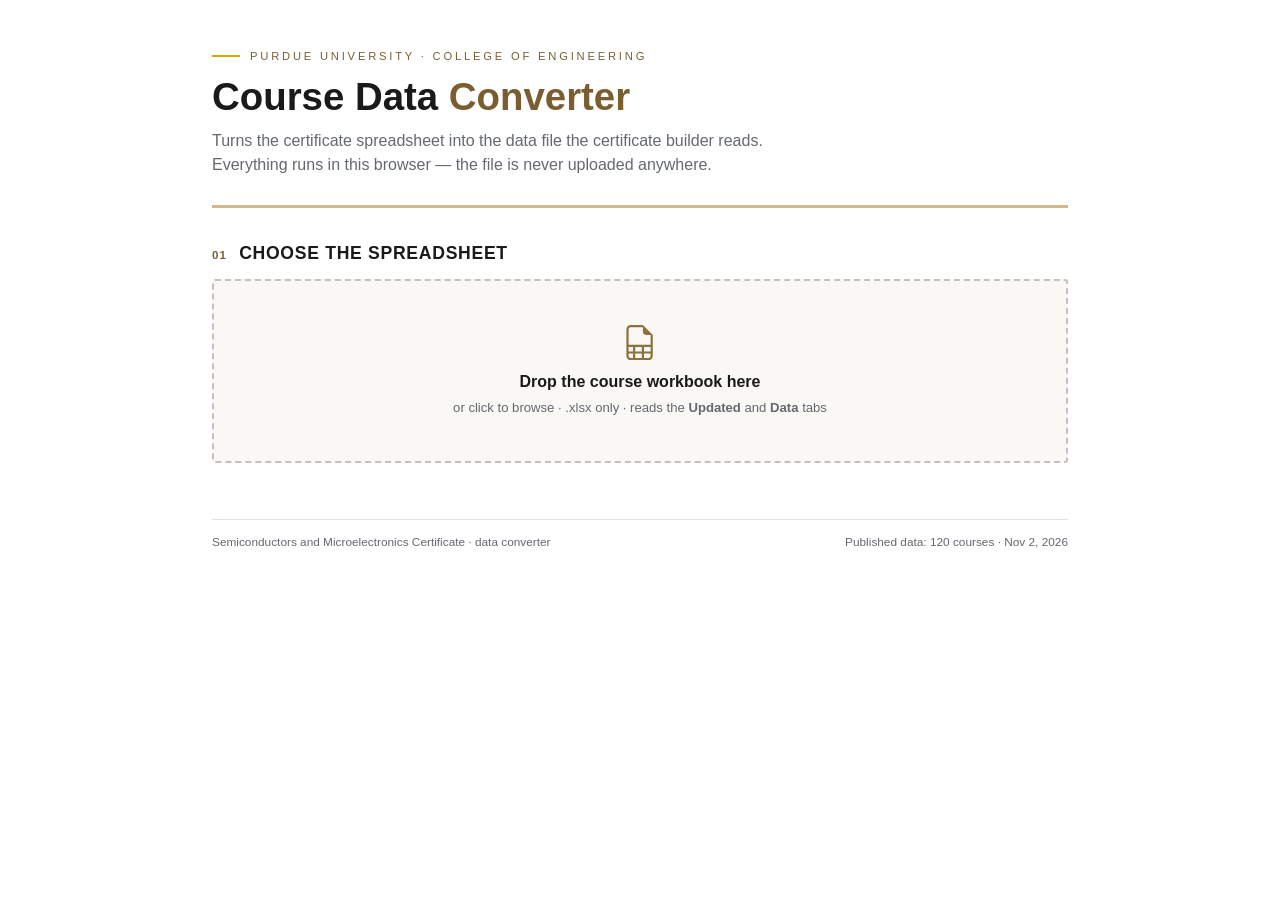
<file: admin.html>
<!DOCTYPE html>
<html lang="en">
<head>
  <meta charset="UTF-8" />
  <meta name="viewport" content="width=device-width, initial-scale=1.0" />
  <title>Course Data Converter — Semiconductors Certificate</title>

  <!--
    SheetJS 0.20.3, served from this same folder rather than a CDN so the converter
    works on a server with no outbound internet access. This is the "mini" build:
    it drops the legacy .xls and .ods readers, which are unreachable here anyway
    because handleFile() rejects anything that is not .xlsx before the parser sees
    it. Verified against the full build on the real workbook — byte-identical
    output and an identical report.

      file   xlsx.mini.min.js   (279,523 bytes)
      sha384 NG/W3xvO3ynQEcDQYIOcZTXRtwUs83cLv1FIl9PuqWPDuNhsMRF6wutlNLFwlb71

    No integrity attribute: it guards against a CDN serving something else, which
    is not the threat for a file sitting in the same folder, and it would turn a
    legitimate version bump into a blank page. Check the hash above instead.
  -->
  <script src="xlsx.mini.min.js"></script>

  <style>
    .vis-hidden { position:absolute; width:1px; height:1px; margin:-1px; padding:0;
      overflow:hidden; clip:rect(0 0 0 0); clip-path:inset(50%); white-space:nowrap; border:0; }
    .sc-icon { display:inline-block; width:1em; height:1em; fill:currentColor; vertical-align:-.125em; flex-shrink:0; }
    .sc-sprite { position:absolute; width:0; height:0; overflow:hidden; }
    /* An inline-level flex container baselines on its first item; a replaced <svg>
       baselines on its bottom edge, which drops the element in its line box.
       vertical-align is inert on block boxes, so this only bites where it should —
       scoped under body so it cannot reach html or body themselves. */
    body :has(> .sc-icon) { vertical-align: middle; }

    /* The page relied on the user-agent focus ring. That is visible, but the drop
       zone is a div and deserves a deliberate one — and this matches the builder.
       Aged gold is 4.67:1 on white, clearing the 3:1 of WCAG 1.4.11; the gold glow
       alone is 1.31:1 and is never the only indicator. */
    :root { --focus-ring: 0 0 0 2px var(--pu-aged), 0 0 0 5px rgba(207,185,145,.45); }
    #drop:focus-visible, .btn:focus-visible, a:focus-visible {
      outline: none; box-shadow: var(--focus-ring);
    }

    :root {
      --pu-gold:#CFB991; --pu-aged:#8E6F3E; --pu-aged-deep:#7B5E30; --pu-rush:#DAAA00;
      --pu-dust:#EBD99F; --pu-steel:#555960; --pu-railway-gray:#9D9795; --pu-steam:#C4BFC0;
      --pu-font-sans:acumin-pro,'Acumin Pro','Franklin Gothic Medium',Arial,sans-serif;
      --pu-font-sans-cd:acumin-pro-condensed,'Acumin Pro Condensed','Franklin Gothic Medium',Arial,sans-serif;
      --pu-font-mono:ui-monospace,SFMono-Regular,'SF Mono',Menlo,monospace;
      --bg-tint:#F4F1EC; --bg-warm:#FAF8F4; --border-rule:#E5E0D8; --border-soft:rgba(142,111,62,.18);
      --text-primary:#1A1A1A; --text-muted:#65686F;
      --ok:#1E7E34; --ok-bg:#F0F9F2; --warn:#8A6D00; --warn-bg:#FFF9E3; --err:#C0392B; --err-bg:#FDF2F1;
    }
    *,*::before,*::after { box-sizing:border-box; }
    body {
      margin:0; background:#fff; color:var(--text-primary);
      font-family:var(--pu-font-sans); line-height:1.5;
    }
    .wrap { max-width:920px; margin:0 auto; padding:0 32px 80px; }

    header { padding:48px 0 28px; border-bottom:3px solid var(--pu-gold); margin-bottom:32px; }
    .overline {
      font-size:.7rem; letter-spacing:.25em; text-transform:uppercase;
      color:var(--pu-aged-deep); margin-bottom:12px; display:flex; align-items:center; gap:10px;
    }
    .overline::before { content:''; width:28px; height:2px; background:var(--pu-rush); }
    h1 {
      font-family:var(--pu-font-sans-cd); font-size:2.4rem; font-weight:700;
      line-height:1.05; margin:0 0 12px;
    }
    h1 span { color:var(--pu-aged-deep); }
    .lede { color:var(--text-muted); max-width:600px; margin:0; }

    /* ── Steps ── */
    .step { margin-bottom:34px; }
    .step-head { display:flex; align-items:baseline; gap:12px; margin-bottom:12px; }
    .step-num {
      font-family:var(--pu-font-sans-cd); font-size:.72rem; font-weight:700;
      letter-spacing:.1em; color:var(--pu-aged-deep);
    }
    .step-title {
      font-family:var(--pu-font-sans-cd); font-size:1.1rem; font-weight:600;
      letter-spacing:.04em; text-transform:uppercase; margin:0;
    }
    .step.locked { opacity:.4; pointer-events:none; }

    /* ── Drop zone ── */
    #drop {
      border:2px dashed var(--pu-steam); border-radius:3px; background:var(--bg-warm);
      padding:44px 24px; text-align:center; cursor:pointer; transition:all .15s ease;
    }
    #drop:hover, #drop.over { border-color:var(--pu-aged); background:var(--pu-dust); }
    /* The old <i> was a block with no width, so it filled the drop zone and the
       centred text centred the glyph inside it. The svg has an explicit 1em box,
       so it has to centre itself. */
    #drop .sc-icon { font-size:2.2rem; color:var(--pu-aged); display:block; margin:0 auto 10px; }
    #drop .big { font-size:1rem; font-weight:600; margin-bottom:4px; }
    #drop .small { font-size:.82rem; color:var(--text-muted); }
    #file { display:none; }

    /* ── Report ── */
    .report { display:none; }
    .report.show { display:block; }
    .summary-grid {
      display:grid; grid-template-columns:repeat(auto-fit,minmax(120px,1fr));
      gap:10px; margin-bottom:20px;
    }
    .stat { border:1px solid var(--border-rule); padding:12px 14px; background:#fff; }
    .stat .n {
      font-family:var(--pu-font-sans-cd); font-size:1.7rem; font-weight:700;
      line-height:1; color:var(--pu-aged-deep);
    }
    .stat .l {
      font-size:.66rem; letter-spacing:.1em; text-transform:uppercase;
      color:var(--text-muted); margin-top:5px;
    }
    .stat .d { font-size:.7rem; margin-top:4px; color:var(--text-muted); }
    .stat .d.up { color:var(--ok); } .stat .d.down { color:var(--err); }

    .finding {
      border-left:3px solid var(--pu-steam); padding:11px 14px; margin-bottom:8px;
      font-size:.86rem; background:var(--bg-warm);
    }
    .finding.ok   { border-color:var(--ok);   background:var(--ok-bg); }
    .finding.warn { border-color:var(--pu-rush); background:var(--warn-bg); }
    .finding.err  { border-color:var(--err);  background:var(--err-bg); }
    .finding-head { display:flex; align-items:center; gap:8px; font-weight:600; }
    .finding.ok .finding-head   { color:var(--ok); }
    .finding.warn .finding-head { color:var(--warn); }
    .finding.err .finding-head  { color:var(--err); }
    .finding-body { margin-top:6px; color:var(--text-muted); font-size:.8rem; line-height:1.55; }
    .finding-body ul { margin:5px 0 0; padding-left:18px; }
    .finding-body li { margin-bottom:2px; }
    .finding-body code {
      font-family:var(--pu-font-mono); font-size:.76rem;
      background:rgba(0,0,0,.05); padding:1px 4px; border-radius:2px;
    }

    .section-label {
      font-size:.68rem; letter-spacing:.12em; text-transform:uppercase;
      color:var(--pu-aged-deep); font-weight:600; margin:22px 0 9px;
    }

    /* ── Actions ── */
    .actions { display:flex; gap:12px; align-items:center; flex-wrap:wrap; margin-top:8px; }
    .btn {
      font-family:var(--pu-font-sans-cd); font-size:.85rem; font-weight:600;
      letter-spacing:.09em; text-transform:uppercase; padding:13px 26px;
      border:1px solid var(--pu-aged); border-radius:2px; background:var(--pu-gold);
      color:#000; cursor:pointer; display:inline-flex; align-items:center; gap:9px;
      transition:all .15s ease;
    }
    .btn:hover:not(:disabled) { background:var(--pu-aged); color:#fff; }
    .btn:disabled { opacity:.35; cursor:not-allowed; }
    .btn-ghost {
      background:transparent; border-color:var(--border-rule); color:var(--text-muted);
      font-family:var(--pu-font-sans); text-transform:none; letter-spacing:.04em; font-weight:400;
    }
    .btn-ghost:hover { border-color:var(--pu-aged); color:#000; background:var(--bg-tint); }

    .publish-steps {
      counter-reset:ps; list-style:none; padding:0; margin:14px 0 0;
      font-size:.86rem; color:var(--text-muted);
    }
    .publish-steps li {
      counter-increment:ps; padding:9px 0 9px 34px; position:relative;
      border-bottom:1px solid var(--border-rule);
    }
    .publish-steps li:last-child { border-bottom:none; }
    .publish-steps li::before {
      content:counter(ps); position:absolute; left:0; top:8px;
      width:21px; height:21px; border-radius:50%; background:var(--pu-dust);
      color:var(--pu-aged-deep); font-size:.7rem; font-weight:700;
      display:flex; align-items:center; justify-content:center;
    }
    .publish-steps strong { color:var(--text-primary); }
    .publish-steps code {
      font-family:var(--pu-font-mono); font-size:.78rem;
      background:var(--bg-tint); padding:1px 5px; border-radius:2px; color:var(--text-primary);
    }
    .note {
      background:var(--bg-warm); border-left:3px solid var(--pu-gold);
      padding:12px 15px; font-size:.82rem; color:var(--text-muted);
      line-height:1.6; margin-top:16px;
    }
    .note strong { color:var(--pu-aged-deep); }
    footer {
      margin-top:56px; padding-top:14px; border-top:1px solid var(--border-rule);
      font-size:.74rem; color:var(--text-muted);
      display:flex; justify-content:space-between; gap:16px; flex-wrap:wrap;
    }
    @media (max-width:640px) { .wrap { padding:0 18px 60px; } h1 { font-size:1.8rem; } }
  </style>
</head>
<body>

<!-- Bootstrap Icons 1.11.3, inlined so this page loads nothing from a CDN.
     Add one as <symbol id="sc-i-NAME" viewBox="0 0 16 16"> and reference it with
     <svg class="sc-icon" aria-hidden="true" focusable="false"><use href="#sc-i-NAME"></use></svg>. -->
<!-- Dropping a file replaces the whole report below, well away from where focus
     is. One polite region carries the verdict so the change is announced. -->
<p id="convert-status" class="vis-hidden" role="status" aria-live="polite" aria-atomic="true"></p>

<svg xmlns="http://www.w3.org/2000/svg" class="sc-sprite" aria-hidden="true" focusable="false">
  <defs>
    <symbol id="sc-i-arrow-counterclockwise" viewBox="0 0 16 16"><path fill-rule="evenodd" d="M8 3a5 5 0 1 1-4.546 2.914.5.5 0 0 0-.908-.417A6 6 0 1 0 8 2z"/> <path d="M8 4.466V.534a.25.25 0 0 0-.41-.192L5.23 2.308a.25.25 0 0 0 0 .384l2.36 1.966A.25.25 0 0 0 8 4.466"/></symbol>
    <symbol id="sc-i-check-circle-fill" viewBox="0 0 16 16"><path d="M16 8A8 8 0 1 1 0 8a8 8 0 0 1 16 0m-3.97-3.03a.75.75 0 0 0-1.08.022L7.477 9.417 5.384 7.323a.75.75 0 0 0-1.06 1.06L6.97 11.03a.75.75 0 0 0 1.079-.02l3.992-4.99a.75.75 0 0 0-.01-1.05z"/></symbol>
    <symbol id="sc-i-download" viewBox="0 0 16 16"><path d="M.5 9.9a.5.5 0 0 1 .5.5v2.5a1 1 0 0 0 1 1h12a1 1 0 0 0 1-1v-2.5a.5.5 0 0 1 1 0v2.5a2 2 0 0 1-2 2H2a2 2 0 0 1-2-2v-2.5a.5.5 0 0 1 .5-.5"/> <path d="M7.646 11.854a.5.5 0 0 0 .708 0l3-3a.5.5 0 0 0-.708-.708L8.5 10.293V1.5a.5.5 0 0 0-1 0v8.793L5.354 8.146a.5.5 0 1 0-.708.708z"/></symbol>
    <symbol id="sc-i-exclamation-triangle-fill" viewBox="0 0 16 16"><path d="M8.982 1.566a1.13 1.13 0 0 0-1.96 0L.165 13.233c-.457.778.091 1.767.98 1.767h13.713c.889 0 1.438-.99.98-1.767zM8 5c.535 0 .954.462.9.995l-.35 3.507a.552.552 0 0 1-1.1 0L7.1 5.995A.905.905 0 0 1 8 5m.002 6a1 1 0 1 1 0 2 1 1 0 0 1 0-2"/></symbol>
    <symbol id="sc-i-file-earmark-spreadsheet" viewBox="0 0 16 16"><path d="M14 14V4.5L9.5 0H4a2 2 0 0 0-2 2v12a2 2 0 0 0 2 2h8a2 2 0 0 0 2-2M9.5 3A1.5 1.5 0 0 0 11 4.5h2V9H3V2a1 1 0 0 1 1-1h5.5zM3 12v-2h2v2zm0 1h2v2H4a1 1 0 0 1-1-1zm3 2v-2h3v2zm4 0v-2h3v1a1 1 0 0 1-1 1zm3-3h-3v-2h3zm-7 0v-2h3v2z"/></symbol>
    <symbol id="sc-i-info-circle-fill" viewBox="0 0 16 16"><path d="M8 16A8 8 0 1 0 8 0a8 8 0 0 0 0 16m.93-9.412-1 4.705c-.07.34.029.533.304.533.194 0 .487-.07.686-.246l-.088.416c-.287.346-.92.598-1.465.598-.703 0-1.002-.422-.808-1.319l.738-3.468c.064-.293.006-.399-.287-.47l-.451-.081.082-.381 2.29-.287zM8 5.5a1 1 0 1 1 0-2 1 1 0 0 1 0 2"/></symbol>
    <symbol id="sc-i-x-circle-fill" viewBox="0 0 16 16"><path d="M16 8A8 8 0 1 1 0 8a8 8 0 0 1 16 0M5.354 4.646a.5.5 0 1 0-.708.708L7.293 8l-2.647 2.646a.5.5 0 0 0 .708.708L8 8.707l2.646 2.647a.5.5 0 0 0 .708-.708L8.707 8l2.647-2.646a.5.5 0 0 0-.708-.708L8 7.293z"/></symbol>
  </defs>
</svg>

<div class="wrap">

  <header>
    <div class="overline">Purdue University · College of Engineering</div>
    <h1>Course Data <span>Converter</span></h1>
    <p class="lede">
      Turns the certificate spreadsheet into the data file the certificate builder reads.
      Everything runs in this browser — the file is never uploaded anywhere.
    </p>
  </header>

  <div class="step" id="step-1">
    <div class="step-head"><span class="step-num">01</span><h2 class="step-title">Choose the spreadsheet</h2></div>
    <div id="drop" tabindex="0" role="button" aria-label="Choose or drop the course data spreadsheet">
      <svg class="sc-icon" aria-hidden="true" focusable="false"><use href="#sc-i-file-earmark-spreadsheet"></use></svg>
      <div class="big">Drop the course workbook here</div>
      <div class="small">or click to browse · .xlsx only · reads the <strong>Updated</strong> and <strong>Data</strong> tabs</div>
    </div>
    <input type="file" id="file" accept=".xlsx" />
  </div>

  <div class="report" id="report">
    <div class="step">
      <div class="step-head"><span class="step-num">02</span><h2 class="step-title">Review what changed</h2></div>
      <div class="summary-grid" id="stats"></div>
      <div id="findings"></div>
    </div>

    <div class="step" id="step-3">
      <div class="step-head"><span class="step-num">03</span><h2 class="step-title">Publish</h2></div>
      <div class="actions">
        <button class="btn" id="btn-download"><svg class="sc-icon" aria-hidden="true" focusable="false"><use href="#sc-i-download"></use></svg> Download course-data.json</button>
        <button class="btn btn-ghost" id="btn-restart"><svg class="sc-icon" aria-hidden="true" focusable="false"><use href="#sc-i-arrow-counterclockwise"></use></svg> Start over</button>
      </div>
      <ol class="publish-steps">
        <li>Download the file above. Keep the name <code>course-data.json</code> exactly as-is.</li>
        <li>Open the <strong>ZMI</strong> and go to the folder holding the current
            <code>course-data.json</code> — the same one this page and
            <code>semi-cert.js</code> are in.</li>
        <li><strong>Rename</strong> the existing <code>course-data.json</code> to something like
            <code>course-data-2026-fall.json</code>. This is your undo — don't skip it.</li>
        <li>Upload the new <code>course-data.json</code> into that same folder.</li>
        <li>Reload the certificate page and check the footer shows today's date.</li>
      </ol>
      <div class="note" id="blocked-note" style="display:none">
        <strong>Publishing is blocked.</strong> Fix the errors listed above in the spreadsheet,
        then drop the corrected file in again. The builder keeps showing the current course
        list until a valid file is published, so nothing is broken in the meantime.
      </div>
    </div>
  </div>

  <footer>
    <span>Semiconductors and Microelectronics Certificate · data converter</span>
    <span id="live-status">Checking published data…</span>
  </footer>
</div>

<script>
/* ══════════════════════════════════════════════════════════════
   PROGRAM POLICY — deliberately NOT read from the spreadsheet.
   The five certificate areas, their display order, and their short
   labels are program decisions, not catalog data. Keeping them here
   means a semester upload can only change which courses exist, never
   what the certificate requires or how it is organised.
══════════════════════════════════════════════════════════════ */
const SCHEMA_VERSION = 2;
const SHEET_NAME = 'updated';       /* matched case-insensitively */
const LOOKUP_SHEET = 'data';        /* holds the catalog URLs the main sheet VLOOKUPs */
const SHEET_LABEL = 'Updated';      /* how the tabs are spelled in the report */
const LOOKUP_LABEL = 'Data';
const MAX_BYTES = 20 * 1024 * 1024;

/* Column A values that admit a course to the site. "Add" is the admins' own
   marker for a row they have staged and want live — it carries the same weight
   as "Yes". They keep the two words apart to track their own work, not to gate
   publication. Any other value drops the row and warns. */
const INCLUDE_FLAGS = new Set(['yes', 'add']);

/* Fixed column positions on the main sheet (0-based). Row 2 headers are never
   read by name, so renaming one is harmless — moving one is not. */
const COL = {
  certificate: 0,   // A  Certificate?
  number:      1,   // B  Course Number
  id:          2,   // C  ID#   (admin key; also the catalog-URL lookup key)
  title:       3,   // D  Course
  credits:     4,   // E  Credits
  primary:     5,   // F  Primary Certificate Category
  secondary:   6,   // G  Secondary Certificate Category
  prereq:      7,   // H  Pre-Requisites
  restrict:    8,   // I  Other Restrictions / Notes
  description: 9,   // J  Course Description
  catalog:    10,   // K  Catalog Link  (a HYPERLINK formula — see resolveCatalogUrls)
  adminInfo:  11,   // L  Additional Information   (not published)
  topics:     12,   // M  Topics                   (not published)
  skills0:    13    // N  first skill column, running to BL
};

/* Only http(s) links are ever emitted. The URL comes from the workbook and lands
   in an href, so a javascript: or data: value here would be an injection vector. */
function safeUrl(u) {
  return /^https?:\/\//i.test(u) ? u : '';
}

/* `short` is what the builder prints in area headings, the breadth tooltips and the
   printed plan. It currently mirrors `label` — the program asked for full names — but
   stays a separate field so any one area can be shortened again without a schema change. */
const AREA_POLICY = [
  { id:'dev', label:'Semiconductor and Microelectronic Devices',                                short:'Semiconductor and Microelectronic Devices' },
  { id:'mat', label:'Semiconductor Materials, Characterization, and Processing',                short:'Semiconductor Materials, Characterization, and Processing' },
  { id:'ic',  label:'Integrated Circuit & System Design, Electronic Design Automation',         short:'Integrated Circuit & System Design, Electronic Design Automation' },
  { id:'pkg', label:'Electronics Packaging, Heterogeneous Integration, and Thermal Management', short:'Electronics Packaging, Heterogeneous Integration, and Thermal Management' },
  { id:'mfg', label:'Semiconductor Manufacturing and Global Supply Chain Management',           short:'Semiconductor Manufacturing and Global Supply Chain Management' },
];
const AREA_BY_LABEL = new Map(AREA_POLICY.map((a, i) => [a.label.toLowerCase(), i]));

/* `vip` is retained in the output for schema stability but is always empty: VIP rows
   are ordinary technical-area courses now, and the experience section declares its own
   options rather than reading them from the workbook. */

const $ = id => document.getElementById(id);
const esc = s => String(s).replace(/[&<>"']/g, c =>
  ({ '&':'&amp;','<':'&lt;','>':'&gt;','"':'&quot;',"'":'&#39;' }[c]));

let published = null;   /* currently-live catalog, for the diff */
let result = null;      /* latest conversion */

/* ══════════════════════════════════════════════════════════════
   NORMALISATION — must stay in step with how the builder renders
══════════════════════════════════════════════════════════════ */
const cleanTitle = t => String(t).replace(/^[A-Z]{2,5}\s*\d{3,5}[A-Z]{0,2}\s+/, '').replace(/\s+/g, ' ').trim();
const normTitle  = t => cleanTitle(t).replace(/\(.*?\)/g, '').replace(/\[.*?\]/g, '').replace(/[^a-z0-9]/gi, '').toLowerCase();
const cell       = v => v == null ? '' : String(v).replace(/\s+/g, ' ').trim();

function convert(workbook, filename) {
  const errors = [], warnings = [], notes = [];

  const findSheet = want => workbook.SheetNames.find(n => n.trim().toLowerCase() === want);
  const sheetKey = findSheet(SHEET_NAME);
  const sheet = sheetKey ? workbook.Sheets[sheetKey] : null;
  if (!sheet) {
    errors.push({
      title: `No sheet named "${SHEET_LABEL}"`,
      body: `This workbook has: ${workbook.SheetNames.map(n => `<code>${esc(n)}</code>`).join(', ')}. ` +
            `The converter reads course rows from the <code>${SHEET_LABEL}</code> tab — rename the tab or use the right file.`
    });
    return { errors, warnings, notes };
  }

  /* Column K is =HYPERLINK(VLOOKUP(...),"Catalog Link"), so the cached cell value is
     the words "Catalog Link", never the address. Redo that lookup here: match the
     ID# in column C against the key column of the Data tab and take its URL. */
  const catalogUrls = new Map();
  const lookupKey = findSheet(LOOKUP_SHEET);
  if (lookupKey) {
    const rows = XLSX.utils.sheet_to_json(workbook.Sheets[lookupKey], { header: 1, blankrows: false, defval: '' });
    const head = (rows[0] || []).map(h => cell(h).toLowerCase());
    let keyCol = head.indexOf('certificate course number');
    let urlCol = head.indexOf('catalog link');
    if (keyCol < 0) keyCol = 0;
    if (urlCol < 0) urlCol = 6;
    for (let r = 1; r < rows.length; r++) {
      const k = cell(rows[r][keyCol]);
      const u = cell(rows[r][urlCol]);
      if (k && u) catalogUrls.set(k, u);
    }
  } else {
    warnings.push({
      title: `No "${LOOKUP_LABEL}" tab — catalog links will be missing`,
      body: `Course rows carry a <code>Catalog Link</code> formula that looks its address up on the ` +
            `<code>${LOOKUP_LABEL}</code> tab, so without that tab no course can link to the catalog. ` +
            `Everything else still publishes normally.`
    });
  }

  /* blankrows:true keeps grid indices aligned with real spreadsheet rows, so the
     row numbers quoted in warnings match what the admin sees in Excel. */
  const grid = XLSX.utils.sheet_to_json(sheet, { header: 1, blankrows: true, defval: '' });
  if (grid.length < 3) {
    errors.push({ title: 'Sheet looks empty', body: 'Expected skill names in row 1, column headers in row 2, and courses from row 3 down.' });
    return { errors, warnings, notes };
  }

  /* Row 1, column N onward = skill names */
  const skills = [];
  for (let c = COL.skills0; c < grid[0].length; c++) {
    const name = cell(grid[0][c]);
    if (name) skills.push({ col: c, name });
  }
  if (!skills.length) {
    errors.push({ title: 'No skill columns found', body: 'Expected skill names in row 1 starting at column N.' });
    return { errors, warnings, notes };
  }
  const skillNames = skills.map(s => s.name);

  const dupSkills = skillNames.filter((n, i) => skillNames.indexOf(n) !== i);
  if (dupSkills.length) {
    errors.push({
      title: `Duplicate skill column${dupSkills.length > 1 ? 's' : ''}`,
      body: `These skill names appear more than once in row 1: ${[...new Set(dupSkills)].map(s => `<code>${esc(s)}</code>`).join(', ')}. ` +
            `Each skill needs its own unique column.`
    });
  }

  /* A skill column with data but no header in row 1 would be dropped silently */
  const widest = grid.reduce((m, row) => Math.max(m, (row || []).length), 0);
  const headerless = [];
  for (let c = COL.skills0; c < widest; c++) {
    if (cell(grid[0] && grid[0][c])) continue;
    const used = grid.slice(2).some(row => cell(row && row[c]));
    if (used) headerless.push(XLSX.utils.encode_col(c));
  }
  if (headerless.length) warnings.push({
    title: `${headerless.length} column${headerless.length === 1 ? '' : 's'} have marks but no skill name`,
    body: `Column${headerless.length === 1 ? '' : 's'} ${headerless.map(c => `<code>${c}</code>`).join(', ')} ` +
          `${headerless.length === 1 ? 'contains' : 'contain'} data below row 2, but row 1 is blank there — ` +
          `so ${headerless.length === 1 ? 'it is' : 'they are'} ` +
          `being ignored entirely. Add the skill name in row 1 to include ${headerless.length === 1 ? 'it' : 'them'}.`
  });

  /* Rows 3+ = courses */
  const courses = [], unknownAreas = new Map(), skipped = [];
  const vip = [];   /* always empty — see the note beside AREA_POLICY */
  const noCredits = [], noSkills = [], badFlags = [], badMarks = [], addFlags = [];
  const noUrl = [], badUrl = [], unknownSecondary = new Map();

  for (let r = 2; r < grid.length; r++) {
    const row = grid[r];
    if (!row || !row.length) continue;
    const flag  = cell(row[COL.certificate]).toLowerCase();
    const num   = cell(row[COL.number]);
    const idNum = cell(row[COL.id]);
    const title = cell(row[COL.title]);
    const area  = cell(row[COL.primary]);

    if (!INCLUDE_FLAGS.has(flag)) {
      /* Anything that is neither an including value nor "no" drops the row — say so
         rather than letting a course vanish without explanation. */
      if (flag && flag !== 'no' && (num || title)) {
        badFlags.push({ row: r + 1, val: cell(row[COL.certificate]), num: num || title });
      }
      continue;
    }
    if (!num && !title) continue;                       /* blank filler row */
    if (!num || !title) {
      skipped.push({ row: r + 1, why: !num ? 'no course number' : 'no course title' });
      continue;
    }
    if (flag !== 'yes') addFlags.push({ row: r + 1, num, val: cell(row[COL.certificate]) });

    /* Only "x" tags a skill — flag anything else so ticks or 1s aren't lost quietly */
    skills.forEach(sk => {
      const v = cell(row[sk.col]);
      if (v && v.toLowerCase() !== 'x') badMarks.push({ row: r + 1, col: XLSX.utils.encode_col(sk.col), val: v });
    });

    const rawCr = row[COL.credits];
    let credits = null;
    if (rawCr !== '' && rawCr != null) {
      const n = Number(rawCr);
      if (Number.isFinite(n) && n >= 0 && n <= 12) credits = Math.round(n);
      else warnings.push({ title: `Unreadable credit value on row ${r + 1}`,
                           body: `<code>${esc(num)}</code> has <code>${esc(String(rawCr))}</code> in the Credits column. ` +
                                 `It will be treated as variable-credit and the student will choose.` });
    }

    const s = [];
    skills.forEach((sk, idx) => { if (cell(row[sk.col]).toLowerCase() === 'x') s.push(idx); });

    const rawUrl = catalogUrls.get(idNum) || '';
    const url = safeUrl(rawUrl);
    if (rawUrl && !url) badUrl.push({ row: r + 1, num, val: rawUrl });

    const detail = {
      d: cell(row[COL.description]),
      p: cell(row[COL.prereq]),
      r: cell(row[COL.restrict]),
      u: url
    };

    if (!url) noUrl.push({ n: num, t: cleanTitle(title) });

    const ai = AREA_BY_LABEL.get(area.toLowerCase());
    if (ai === undefined) {
      if (!unknownAreas.has(area)) unknownAreas.set(area, []);
      unknownAreas.get(area).push(`${num} (row ${r + 1})`);
      continue;
    }

    /* Secondary category is stored but not yet displayed. An unrecognised value
       warns rather than blocking — it would be harsh to stop a publish over a
       field nothing renders — but it is stored as null, never as a guess. */
    const secondary = cell(row[COL.secondary]);
    let a2 = null;
    if (secondary) {
      const si = AREA_BY_LABEL.get(secondary.toLowerCase());
      if (si === undefined) {
        if (!unknownSecondary.has(secondary)) unknownSecondary.set(secondary, []);
        unknownSecondary.get(secondary).push(`${num} (row ${r + 1})`);
      } else {
        a2 = si;
      }
    }

    const c = Object.assign({ a: ai, a2, n: num, t: cleanTitle(title), c: credits, s }, detail);
    if (credits === null) noCredits.push(c);
    if (!s.length) noSkills.push(c);
    courses.push(c);
  }

  /* Blocking: an unrecognised area would silently create a sixth category */
  if (unknownAreas.size) {
    for (const [bad, who] of unknownAreas) {
      errors.push({
        title: `Unknown certificate area: "${esc(bad || '(blank)')}"`,
        body: `Affects ${who.length} course${who.length === 1 ? '' : 's'}: ${who.slice(0, 6).map(esc).join(', ')}` +
              `${who.length > 6 ? `, +${who.length - 6} more` : ''}.<br>` +
              `The Primary Certificate Area must exactly match one of the five:` +
              `<ul>${AREA_POLICY.map(a => `<li><code>${esc(a.label)}</code></li>`).join('')}</ul>` +
              `Usually this is a typo or a stray space. Fix it in the spreadsheet and re-drop the file.`
      });
    }
  }
  if (!courses.length && !errors.length) {
    errors.push({ title: 'No courses found', body: 'No rows had <code>Certificate = Yes</code> or <code>Add</code> with a course number and title.' });
  }

  /* Cross-listings / renumberings sharing a normalised title */
  const groups = new Map();
  courses.forEach((c, i) => {
    const k = normTitle(c.t);
    if (!groups.has(k)) groups.set(k, []);
    groups.get(k).push(i);
  });
  const xlists = [];
  for (const [k, idxs] of groups) {
    if (idxs.length > 1) {
      idxs.forEach(i => { courses[i].x = k.slice(0, 14); });
      xlists.push(idxs.map(i => courses[i].n));
    }
  }
  courses.forEach((c, i) => { c.i = i; });

  /* Non-blocking findings */
  /* Course numbers repeat across special-topics offerings, so list titles too */
  const courseLine = c => `<li><code>${esc(c.n)}</code> ${esc(c.t)}</li>`;
  if (noCredits.length) warnings.push({
    title: `${noCredits.length} course${noCredits.length === 1 ? '' : 's'} without credit hours`,
    body: `Students will pick the hours themselves for these. That is correct for variable-credit ` +
          `special topics — but if any of them do have a fixed credit value, add it to the spreadsheet.` +
          `<ul>${noCredits.slice(0, 10).map(courseLine).join('')}</ul>` +
          `${noCredits.length > 10 ? `…and ${noCredits.length - 10} more.` : ''}`
  });
  if (xlists.length) warnings.push({
    title: `${xlists.length} set${xlists.length === 1 ? '' : 's'} of courses share a title`,
    body: `The builder will warn students who select more than one from a set, since cross-listed or ` +
          `renumbered courses usually can't both count.` +
          `<ul>${xlists.map(g => `<li>${g.map(n => `<code>${esc(n)}</code>`).join(' · ')}</li>`).join('')}</ul>`
  });
  if (noSkills.length) notes.push({
    title: `${noSkills.length} course${noSkills.length === 1 ? '' : 's'} have no skill tags`,
    body: `These still appear in the catalog and count toward credits — they just won't surface in ` +
          `skill filtering. Add <code>x</code> marks in the skill columns to make them findable.` +
          `<ul>${noSkills.slice(0, 10).map(courseLine).join('')}</ul>` +
          `${noSkills.length > 10 ? `…and ${noSkills.length - 10} more.` : ''}`
  });
  if (skipped.length) warnings.push({
    title: `${skipped.length} row${skipped.length === 1 ? '' : 's'} skipped`,
    body: `<ul>${skipped.slice(0, 8).map(s => `<li>Row ${s.row} — ${esc(s.why)}</li>`).join('')}</ul>` +
          `${skipped.length > 8 ? `…and ${skipped.length - 8} more.` : ''}`
  });
  if (badFlags.length) warnings.push({
    title: `${badFlags.length} row${badFlags.length === 1 ? '' : 's'} left out — unrecognised Certificate value`,
    body: `The <strong>Certificate</strong> column must say <code>Yes</code> or <code>Add</code> for a ` +
          `course to appear. ` +
          `These say something else, so they are being left out:` +
          `<ul>${badFlags.slice(0, 8).map(f => `<li>Row ${f.row} — <code>${esc(f.val)}</code> on ${esc(f.num)}</li>`).join('')}</ul>` +
          `${badFlags.length > 8 ? `…and ${badFlags.length - 8} more.` : ''}`
  });
  if (addFlags.length) notes.push({
    title: `${addFlags.length} course${addFlags.length === 1 ? '' : 's'} published from an "Add" marker`,
    body: `<code>Add</code> publishes a course exactly as <code>Yes</code> does. These rows are live on ` +
          `the site — if any of them is still being worked on, change its Certificate value to ` +
          `<code>No</code> and upload again:` +
          `<ul>${addFlags.slice(0, 8).map(f => `<li>Row ${f.row} — <code>${esc(f.val)}</code> on ${esc(f.num)}</li>`).join('')}</ul>` +
          `${addFlags.length > 8 ? `…and ${addFlags.length - 8} more.` : ''}`
  });
  if (badMarks.length) warnings.push({
    title: `${badMarks.length} skill cell${badMarks.length === 1 ? '' : 's'} not marked with "x"`,
    body: `Only a lower- or upper-case <code>x</code> tags a course with a skill. These cells contain ` +
          `something else, so those skills are <strong>not</strong> being applied:` +
          `<ul>${badMarks.slice(0, 8).map(m => `<li>Row ${m.row}, column ${esc(m.col)} — <code>${esc(m.val)}</code></li>`).join('')}</ul>` +
          `${badMarks.length > 8 ? `…and ${badMarks.length - 8} more.` : ''}`
  });
  const emptyAreas = AREA_POLICY.filter((a, i) => !courses.some(c => c.a === i));
  if (emptyAreas.length) warnings.push({
    title: `${emptyAreas.length} certificate area${emptyAreas.length === 1 ? ' has' : 's have'} no courses`,
    body: `${emptyAreas.map(a => `<code>${esc(a.short)}</code>`).join(', ')}. Students need courses from at ` +
          `least two areas, so an empty area narrows their options.`
  });

  if (noUrl.length) warnings.push({
    title: `${noUrl.length} course${noUrl.length === 1 ? ' has' : 's have'} no catalog link`,
    body: `No address was found on the <code>${LOOKUP_LABEL}</code> tab for these, so their rows will ` +
          `show no Catalog link. Everything else about them works normally.` +
          `<ul>${noUrl.slice(0, 10).map(courseLine).join('')}</ul>` +
          `${noUrl.length > 10 ? `…and ${noUrl.length - 10} more.` : ''}`
  });
  if (badUrl.length) warnings.push({
    title: `${badUrl.length} catalog link${badUrl.length === 1 ? '' : 's'} rejected`,
    body: `Only <code>http://</code> and <code>https://</code> addresses are published. These were left ` +
          `blank instead:` +
          `<ul>${badUrl.slice(0, 8).map(b => `<li>Row ${b.row} — <code>${esc(b.num)}</code>: <code>${esc(b.val.slice(0, 70))}</code></li>`).join('')}</ul>`
  });
  if (unknownSecondary.size) {
    for (const [bad, who] of unknownSecondary) {
      warnings.push({
        title: `Unrecognised secondary category: "${esc(bad)}"`,
        body: `Affects ${who.length} course${who.length === 1 ? '' : 's'}: ${who.slice(0, 6).map(esc).join(', ')}` +
              `${who.length > 6 ? `, +${who.length - 6} more` : ''}.<br>` +
              `It must match one of the five certificate categories exactly. The secondary category is ` +
              `stored for later use and is not shown on the site yet, so this does not block publishing — ` +
              `but it is being saved as empty rather than guessed at.`
      });
    }
  }

  const withText = courses.filter(c => c.d || c.p || c.r).length;
  notes.push({
    title: `${withText} of ${courses.length} courses have description, prerequisite or notes text`,
    body: `Shown in the “Details” panel on each course row. ` +
          `${courses.filter(c => c.d).length} have a description, ` +
          `${courses.filter(c => c.p).length} list prerequisites, ` +
          `${courses.filter(c => c.r).length} carry other restrictions.`
  });

  const doc = {
    schemaVersion: SCHEMA_VERSION,
    generatedAt: new Date().toISOString().replace(/\.\d+Z$/, 'Z'),
    source: filename,
    sheet: sheetKey,
    counts: { courses: courses.length, vip: vip.length, skills: skillNames.length, areas: AREA_POLICY.length },
    skills: skillNames,
    areas: AREA_POLICY.map(a => ({ id: a.id, label: a.label, short: a.short })),
    courses, vip
  };
  return { doc, errors, warnings, notes };
}

/* ══════════════════════════════════════════════════════════════
   DIFF against what's live
══════════════════════════════════════════════════════════════ */
function diff(next, prev) {
  if (!prev) return null;
  const key = c => `${c.n}␟${c.t}`;
  const a = new Set((prev.courses || []).map(key));
  const b = new Set((next.courses || []).map(key));
  const added   = (next.courses || []).filter(c => !a.has(key(c)));
  const removed = (prev.courses || []).filter(c => !b.has(key(c)));
  const skillsAdded   = (next.skills || []).filter(s => !(prev.skills || []).includes(s));
  const skillsRemoved = (prev.skills || []).filter(s => !(next.skills || []).includes(s));
  return { added, removed, skillsAdded, skillsRemoved, prevCount: (prev.courses || []).length };
}

/* ══════════════════════════════════════════════════════════════
   RENDER
══════════════════════════════════════════════════════════════ */
function statBlock(n, label, delta) {
  const d = delta == null || delta === 0 ? ''
    : `<div class="d ${delta > 0 ? 'up' : 'down'}">${delta > 0 ? '+' : ''}${delta} vs live</div>`;
  return `<div class="stat"><div class="n">${n}</div><div class="l">${esc(label)}</div>${d}</div>`;
}

function findingBlock(kind, f) {
  const icon = kind === 'err' ? 'x-circle-fill' : kind === 'warn' ? 'exclamation-triangle-fill'
             : kind === 'ok' ? 'check-circle-fill' : 'info-circle-fill';
  return `<div class="finding ${kind}">
      <div class="finding-head"><svg class="sc-icon" aria-hidden="true" focusable="false"><use href="#sc-i-${icon}"></use></svg>${esc(f.title)}</div>
      ${f.body ? `<div class="finding-body">${f.body}</div>` : ''}
    </div>`;
}

function render(res) {
  const { doc, errors, warnings, notes } = res;
  const d = doc ? diff(doc, published) : null;

  $('stats').innerHTML = doc ? [
    statBlock(doc.counts.courses, 'Courses', d ? doc.counts.courses - d.prevCount : null),
    statBlock(doc.counts.skills, 'Skills', d ? doc.counts.skills - (published.skills || []).length : null),
    statBlock(doc.counts.areas, 'Areas', null),
  ].join('') : '';

  const out = [];
  errors.forEach(f => out.push(findingBlock('err', f)));

  if (d && (d.added.length || d.removed.length || d.skillsAdded.length || d.skillsRemoved.length)) {
    out.push(`<div class="section-label">Changes since the published file</div>`);
    if (d.added.length) out.push(findingBlock('ok', {
      title: `${d.added.length} course${d.added.length === 1 ? '' : 's'} added`,
      body: `<ul>${d.added.slice(0, 10).map(c => `<li><code>${esc(c.n)}</code> ${esc(c.t)}</li>`).join('')}</ul>` +
            `${d.added.length > 10 ? `…and ${d.added.length - 10} more.` : ''}`
    }));
    if (d.removed.length) out.push(findingBlock('warn', {
      title: `${d.removed.length} course${d.removed.length === 1 ? '' : 's'} removed`,
      body: `Students who already picked these will lose them from a saved plan.` +
            `<ul>${d.removed.slice(0, 10).map(c => `<li><code>${esc(c.n)}</code> ${esc(c.t)}</li>`).join('')}</ul>` +
            `${d.removed.length > 10 ? `…and ${d.removed.length - 10} more.` : ''}`
    }));
    if (d.skillsAdded.length) out.push(findingBlock('ok', {
      title: `${d.skillsAdded.length} skill${d.skillsAdded.length === 1 ? '' : 's'} added`,
      body: d.skillsAdded.map(s => `<code>${esc(s)}</code>`).join(' · ')
    }));
    if (d.skillsRemoved.length) out.push(findingBlock('warn', {
      title: `${d.skillsRemoved.length} skill${d.skillsRemoved.length === 1 ? '' : 's'} removed`,
      body: `Gone from the filter list: ${d.skillsRemoved.map(s => `<code>${esc(s)}</code>`).join(' · ')}`
    }));
  } else if (d) {
    out.push(findingBlock('ok', { title: 'No course or skill changes since the published file' }));
  }

  if (warnings.length || notes.length) {
    out.push(`<div class="section-label">Worth checking</div>`);
    warnings.forEach(f => out.push(findingBlock('warn', f)));
    notes.forEach(f => out.push(findingBlock('info', f)));
  }
  if (doc && !errors.length && !warnings.length) {
    out.push(findingBlock('ok', { title: 'No problems found — safe to publish' }));
  }
  $('findings').innerHTML = out.join('');

  const blocked = errors.length > 0 || !doc;
  $('btn-download').disabled = blocked;
  $('step-3').classList.toggle('locked', false);
  $('blocked-note').style.display = blocked ? 'block' : 'none';
  const n = (a, w) => `${a} ${w}${a === 1 ? '' : 's'}`;
  $('convert-status').textContent = blocked
    ? `Cannot publish: ${n(errors.length, 'error')}. ` +
      (errors[0] ? errors[0].title : 'The workbook could not be read.')
    : `Ready to publish. ${doc.counts.courses} courses, ${doc.counts.skills} skills. ` +
      `${n(warnings.length, 'warning')}, ${n(notes.length, 'note')}.`;

  $('report').classList.add('show');
  $('report').scrollIntoView({ behavior: 'smooth', block: 'start' });
}

/* ══════════════════════════════════════════════════════════════
   FILE HANDLING
══════════════════════════════════════════════════════════════ */
function handleFile(file) {
  if (!file) return;
  if (!/\.xlsx$/i.test(file.name)) {
    render({ errors: [{ title: 'That is not an .xlsx file',
      body: `Got <code>${esc(file.name)}</code>. Macro-enabled workbooks (.xlsm) and older .xls files are ` +
            `not accepted — open it in Excel and use <strong>Save As → Excel Workbook (.xlsx)</strong>.` }],
      warnings: [], notes: [] });
    return;
  }
  if (file.size > MAX_BYTES) {
    render({ errors: [{ title: 'File is too large',
      body: `<code>${esc(file.name)}</code> is ${(file.size / 1048576).toFixed(1)} MB. The course spreadsheet ` +
            `should be well under ${MAX_BYTES / 1048576} MB — check this is the right file.` }],
      warnings: [], notes: [] });
    return;
  }

  const reader = new FileReader();
  reader.onerror = () => render({ errors: [{ title: 'Could not read the file',
    body: 'The browser failed to open it. Make sure it is not open in Excel, then try again.' }], warnings: [], notes: [] });
  reader.onload = e => {
    try {
      const wb = XLSX.read(new Uint8Array(e.target.result), { type: 'array' });
      result = convert(wb, file.name);
      render(result);
    } catch (err) {
      render({ errors: [{ title: 'Could not read this workbook',
        body: `${esc(err.message || String(err))}<br>The file may be corrupt or password-protected.` }],
        warnings: [], notes: [] });
    }
  };
  reader.readAsArrayBuffer(file);
}

$('drop').addEventListener('click', () => $('file').click());
$('drop').addEventListener('keydown', e => {
  if (e.key === 'Enter' || e.key === ' ') { e.preventDefault(); $('file').click(); }
});
$('file').addEventListener('change', function () { handleFile(this.files[0]); this.value = ''; });
['dragenter', 'dragover'].forEach(ev =>
  $('drop').addEventListener(ev, e => { e.preventDefault(); $('drop').classList.add('over'); }));
['dragleave', 'drop'].forEach(ev =>
  $('drop').addEventListener(ev, e => { e.preventDefault(); $('drop').classList.remove('over'); }));
$('drop').addEventListener('drop', e => handleFile(e.dataTransfer.files[0]));

$('btn-download').addEventListener('click', () => {
  if (!result || !result.doc) return;
  const blob = new Blob([JSON.stringify(result.doc)], { type: 'application/json' });
  const a = document.createElement('a');
  a.href = URL.createObjectURL(blob);
  a.download = 'course-data.json';
  document.body.appendChild(a); a.click();
  setTimeout(() => { URL.revokeObjectURL(a.href); a.remove(); }, 0);
});

$('btn-restart').addEventListener('click', () => {
  result = null;
  $('report').classList.remove('show');
  window.scrollTo({ top: 0, behavior: 'smooth' });
});

/* Load the currently-published file so the report can show a diff.
   Absent (first run, or opened locally) simply means no diff. */
fetch('course-data.json?v=' + new Date().toISOString().slice(0, 10), { cache: 'no-store' })
  .then(r => r.ok ? r.text() : Promise.reject(new Error('HTTP ' + r.status)))
  .then(t => {
    published = JSON.parse(t);
    const when = published.generatedAt
      ? new Date(published.generatedAt).toLocaleDateString('en-US', { year:'numeric', month:'short', day:'numeric' })
      : 'unknown date';
    $('live-status').textContent =
      `Published data: ${published.counts?.courses ?? '?'} courses · ${when}`;
  })
  .catch(() => { $('live-status').textContent = 'No published data found — this will be the first version.'; });
</script>
</body>
</html>
</file>
